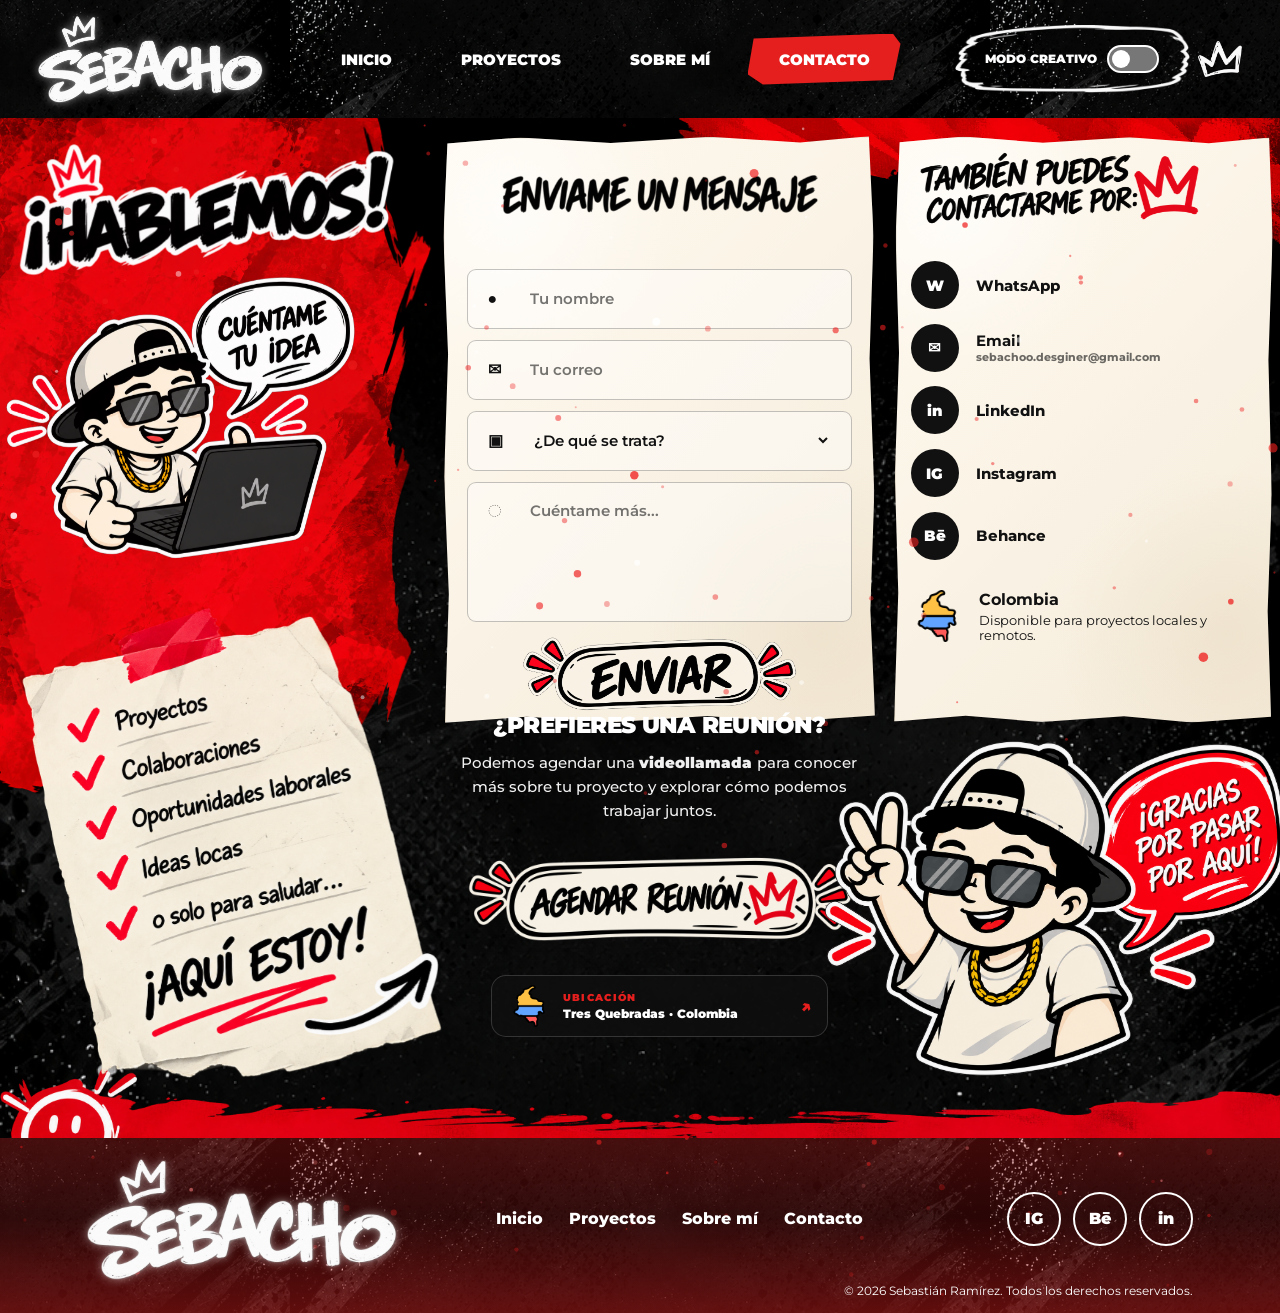
<file: contacto.html>
<!DOCTYPE html>
<html lang="es">

<head>

    <meta charset="UTF-8">

    <meta
        name="viewport"
        content="width=device-width, initial-scale=1.0"
    >

    <meta
        name="description"
        content="Contacto | Sebacho Portafolio"
    >

    <title>Contacto | Sebacho</title>

    <link
        rel="icon"
        type="image/png"
        href="./img/web.png"
    >

    <link
        rel="preconnect"
        href="https://fonts.googleapis.com"
    >

    <link
        rel="preconnect"
        href="https://fonts.gstatic.com"
        crossorigin
    >

    <link
        href="https://fonts.googleapis.com/css2?family=Montserrat:wght@400;500;600;700;800;900&display=swap"
        rel="stylesheet"
    >

    <link
        rel="stylesheet"
        href="css/style.css"
    >

    <link
        rel="stylesheet"
        href="css/contacto.css"
    >

</head>


<body class="contact-page">


    <!-- =====================================================
         CURSOR
    ====================================================== -->

    <div
        class="custom-cursor"
        id="customCursor"
        aria-hidden="true"
    ></div>


    <!-- =====================================================
         PARTÍCULAS
    ====================================================== -->

    <canvas
        id="globalParticles"
        class="global-particles"
    ></canvas>


    <!-- =====================================================
         HEADER
    ====================================================== -->

    <header
        class="site-header header-visible"
        id="siteHeader"
    >

        <div class="header-background"></div>


        <div class="header-inner">


            <!-- LOGO -->

            <a
                href="index.html"
                class="brand hover-menu-effect magnetic-button"
                id="headerBrand"
                aria-label="Inicio"
            >

                <img
                    src="img/inicio/logo-sebacho.png"
                    alt="Sebacho Portafolio"
                    class="floating-logo"
                    draggable="false"
                >

            </a>


            <!-- NAVEGACIÓN -->

            <nav
                class="main-nav"
                id="mainNav"
            >

                <a
                    href="index.html"
                    class="nav-link magnetic-button"
                >
                    INICIO
                </a>

                <a
                    href="proyectos.html"
                    class="nav-link magnetic-button"
                >
                    PROYECTOS
                </a>

                <a
                    href="sobre-mi.html"
                    class="nav-link magnetic-button"
                >
                    SOBRE MÍ
                </a>

                <a
                    href="contacto.html"
                    class="nav-link active magnetic-button"
                >
                    CONTACTO
                </a>

            </nav>


            <!-- ACCIONES -->

            <div class="header-actions">

                <button
                    class="creative-mode hover-menu-effect magnetic-button"
                    id="creativeMode"
                    type="button"
                    aria-label="Activar modo creativo"
                    aria-pressed="false"
                >

                    <img
                        src="img/inicio/modo-creativo-marco.png"
                        alt=""
                        class="creative-mode-frame"
                        draggable="false"
                    >

                    <span class="creative-mode-label">
                        MODO CREATIVO
                    </span>

                    <span class="creative-switch">

                        <span class="creative-switch-dot"></span>

                    </span>

                </button>


                <img
                    src="img/inicio/corona.png"
                    alt=""
                    class="header-crown creative-extra-resource"
                    draggable="false"
                >

            </div>


            <!-- HAMBURGUESA -->

            <button
                class="mobile-menu-button"
                id="mobileMenuButton"
                type="button"
                aria-label="Abrir menú"
                aria-expanded="false"
            >

                <span></span>
                <span></span>
                <span></span>

            </button>

        </div>

    </header>



    <!-- =====================================================
         MAIN
    ====================================================== -->

    <main class="contact-main">


        <section
            class="contact-layout"
            id="contacto"
        >


            <!-- RECURSO SUPERIOR -->

            <div class="contact-menu-superior-layer">

                <img
                    src="img/contacto/menu-superior.png"
                    alt=""
                    class="contact-menu-superior creative-extra-resource"
                    draggable="false"
                >

            </div>



            <!-- =================================================
                 PARTE SUPERIOR
            ================================================== -->

            <div class="contact-top">


                <!-- IZQUIERDA -->

                <section class="contact-left">

                    <img
                        src="img/contacto/fondo-rojo.png"
                        alt=""
                        class="contact-red-background creative-extra-resource"
                        draggable="false"
                    >

                    <img
                        src="img/contacto/Titulo-hablemos.png"
                        alt="¡Hablemos!"
                        class="contact-hablemos contact-animate creative-title-resource"
                        draggable="false"
                    >

                </section>



                <!-- =================================================
                     CENTRO / FORMULARIO
                ================================================== -->

                <section class="contact-center">


                    <div
                        class="contact-beige-background contact-beige-background-center creative-paper"
                        aria-hidden="true"
                    ></div>


                    <div class="contact-center-content">


                        <img
                            src="img/contacto/titulo-mensaje.png"
                            alt="Envíame un mensaje"
                            class="contact-message-title contact-animate creative-title-resource"
                            draggable="false"
                        >


                        <form
                            class="contact-form"
                            id="contactForm"
                        >


                            <!-- NOMBRE -->

                            <label class="contact-field">

                                <span class="field-icon">
                                    ●
                                </span>

                                <input
                                    type="text"
                                    id="contactName"
                                    name="nombre"
                                    placeholder="Tu nombre"
                                    autocomplete="name"
                                    required
                                >

                            </label>


                            <!-- EMAIL -->

                            <label class="contact-field">

                                <span class="field-icon">
                                    ✉
                                </span>

                                <input
                                    type="email"
                                    id="contactEmail"
                                    name="correo"
                                    placeholder="Tu correo"
                                    autocomplete="email"
                                    required
                                >

                            </label>


                            <!-- PROYECTO -->

                            <label class="contact-field">

                                <span class="field-icon">
                                    ▣
                                </span>

                                <select
                                    id="contactProject"
                                    name="proyecto"
                                    required
                                >

                                    <option
                                        value=""
                                        selected
                                        disabled
                                    >
                                        ¿De qué se trata?
                                    </option>

                                    <option value="branding">
                                        Branding
                                    </option>

                                    <option value="diseno">
                                        Diseño gráfico
                                    </option>

                                    <option value="web">
                                        Diseño web
                                    </option>

                                    <option value="audiovisual">
                                        Audiovisual
                                    </option>

                                    <option value="3d">
                                        Diseño 3D
                                    </option>

                                    <option value="ilustracion">
                                        Ilustración
                                    </option>

                                    <option value="colaboracion">
                                        Colaboración
                                    </option>

                                    <option value="otro">
                                        Otro
                                    </option>

                                </select>

                            </label>


                            <!-- MENSAJE -->

                            <label
                                class="contact-field contact-field-message"
                            >

                                <span class="field-icon">
                                    ◌
                                </span>

                                <textarea
                                    id="contactMessage"
                                    name="mensaje"
                                    placeholder="Cuéntame más..."
                                    required
                                ></textarea>

                            </label>


                            <!-- ENVIAR -->

                            <button
                                type="submit"
                                class="contact-send-button magnetic-button creative-button"
                                id="contactSubmitButton"
                            >

                                <img
                                    src="img/contacto/boton-enviar.png"
                                    alt="Enviar"
                                    draggable="false"
                                >

                            </button>

                        </form>

                    </div>

                </section>



                <!-- =================================================
                     DERECHA
                ================================================== -->

                <aside class="contact-right">


                    <div
                        class="contact-beige-background contact-beige-background-right creative-paper"
                        aria-hidden="true"
                    ></div>


                    <div class="contact-right-content">


                        <img
                            src="img/contacto/titulo-contactame-por.png"
                            alt="También puedes contactarme por"
                            class="contact-info-title contact-animate creative-title-resource"
                            draggable="false"
                        >


                        <div class="contact-methods">


                            <a
                                href="https://wa.me/573243622158"
                                target="_blank"
                                rel="noopener noreferrer"
                                class="contact-method magnetic-button"
                            >

                                <span class="method-icon">
                                    W
                                </span>

                                <span>
                                    WhatsApp
                                </span>

                            </a>


                            <a
                                href="mailto:sebachoo.desginer@gmail.com?subject=Contacto%20desde%20tu%20portafolio"
                                class="contact-method magnetic-button"
                            >

                                <span class="method-icon">
                                    ✉
                                </span>

                                <span class="contact-method-text">

                                    <strong>
                                        Email
                                    </strong>

                                    <small>
                                        sebachoo.desginer@gmail.com
                                    </small>

                                </span>

                            </a>


                            <a
                                href="https://www.linkedin.com/in/ssebachoo-designer-447608274/"
                                target="_blank"
                                rel="noopener noreferrer"
                                class="contact-method magnetic-button"
                            >

                                <span class="method-icon">
                                    in
                                </span>

                                <span>
                                    LinkedIn
                                </span>

                            </a>


                            <a
                                href="https://www.instagram.com/sebbacho/"
                                target="_blank"
                                rel="noopener noreferrer"
                                class="contact-method magnetic-button"
                            >

                                <span class="method-icon">
                                    IG
                                </span>

                                <span>
                                    Instagram
                                </span>

                            </a>


                            <a
                                href="https://www.behance.net/skullrex00r"
                                target="_blank"
                                rel="noopener noreferrer"
                                class="contact-method magnetic-button"
                            >

                                <span class="method-icon">
                                    Bē
                                </span>

                                <span>
                                    Behance
                                </span>

                            </a>

                        </div>


                        <div class="contact-location">

                            <img
                                src="img/contacto/logo-colombia.png"
                                alt="Colombia"
                                class="location-colombia-logo creative-extra-resource"
                                draggable="false"
                            >

                            <div>

                                <strong>
                                    Colombia
                                </strong>

                                <p>
                                    Disponible para proyectos locales y remotos.
                                </p>

                            </div>

                        </div>

                    </div>

                </aside>

            </div>



            <!-- =================================================
                 PARTE INFERIOR
            ================================================== -->

            <div class="contact-bottom">


                <section class="contact-empty-area"></section>


                <!-- REUNIÓN -->

                <section class="contact-meeting">

                    <div class="meeting-content">

                        <h2 class="meeting-title creative-text">
                            ¿PREFIERES UNA REUNIÓN?
                        </h2>

                        <p class="meeting-description">

                            Podemos agendar una

                            <strong>
                                videollamada
                            </strong>

                            para conocer más sobre tu proyecto y explorar cómo podemos trabajar juntos.

                        </p>


                        <button
                            type="button"
                            class="meeting-button magnetic-button creative-button"
                            id="openCalendarModal"
                            aria-label="Agendar una reunión"
                        >

                            <img
                                src="img/contacto/boton-agendar-cita.png"
                                alt="Agendar reunión"
                                draggable="false"
                            >

                        </button>


                        <button
                            type="button"
                            class="meeting-location magnetic-button creative-button"
                            id="openLocationModal"
                            aria-label="Ver ubicación"
                        >

                            <img
                                src="img/contacto/logo-colombia.png"
                                alt=""
                                class="meeting-location-icon"
                                draggable="false"
                            >


                            <span class="meeting-location-text">

                                <span class="meeting-location-label">
                                    UBICACIÓN
                                </span>

                                <strong>
                                    Tres Quebradas · Colombia
                                </strong>

                            </span>


                            <span class="meeting-location-arrow">
                                ↗
                            </span>

                        </button>

                    </div>

                </section>



                <!-- PERSONAJE GRACIAS -->

                <section class="contact-thanks">

                    <img
                        src="img/contacto/personaje-gracias.png"
                        alt="Gracias por pasar por aquí"
                        class="thanks-character creative-character-thanks"
                        draggable="false"
                    >

                </section>

            </div>



            <!-- =================================================
                 RECURSOS FOOTER
            ================================================== -->

            <div class="contact-footer-assets">

                <img
                    src="img/contacto/footer-izquierda.png"
                    alt=""
                    class="contact-footer-left creative-footer-resource"
                    draggable="false"
                >

                <img
                    src="img/contacto/footer-derecha.png"
                    alt=""
                    class="contact-footer-right creative-footer-resource"
                    draggable="false"
                >

            </div>



            <!-- =================================================
                 LISTA
                 SE CONSERVA COMO ESTABA
            ================================================== -->

            <div class="contact-list-layer">

                <img
                    src="img/contacto/lista-aqui-estoy.png"
                    alt="Aquí estoy"
                    class="contact-list contact-animate creative-list"
                    draggable="false"
                >

            </div>



            <!-- =================================================
                 PERSONAJE PRINCIPAL
                 SE CONSERVA COMO ESTABA
            ================================================== -->

            <div class="contact-character-layer">

                <img
                    src="img/contacto/personaje-cuentame-tu-idea.png"
                    alt="Cuéntame tu idea"
                    class="contact-character contact-animate creative-character-main"
                    draggable="false"
                >

            </div>

        </section>

    </main>



    <!-- =====================================================
         FOOTER
    ====================================================== -->

    <footer class="footer">


        <canvas
            id="footerFire"
            class="footer-fire"
        ></canvas>


        <div class="footer-red-glow"></div>


        <div class="footer-inner">


            <a
                href="index.html"
                class="footer-logo magnetic-button"
            >

                <img
                    src="img/inicio/logo-sebacho.png"
                    alt="Sebacho"
                    class="floating-logo footer-floating-logo"
                    draggable="false"
                >

            </a>


            <nav class="footer-nav">

                <a href="index.html">
                    Inicio
                </a>

                <a href="proyectos.html">
                    Proyectos
                </a>

                <a href="sobre-mi.html">
                    Sobre mí
                </a>

                <a href="contacto.html">
                    Contacto
                </a>

            </nav>


            <div class="footer-socials">

                <a
                    href="https://www.instagram.com/sebbacho/"
                    target="_blank"
                    rel="noopener noreferrer"
                >
                    IG
                </a>

                <a
                    href="https://www.behance.net/skullrex00reli"
                    target="_blank"
                    rel="noopener noreferrer"
                >
                    Bē
                </a>

                <a
                    href="https://www.linkedin.com/in/ssebachoo-designer-447608274/"
                    target="_blank"
                    rel="noopener noreferrer"
                >
                    in
                </a>

            </div>

        </div>


        <p class="footer-copy">

            ©
            <span id="currentYear"></span>
            Sebastián Ramírez. Todos los derechos reservados.

        </p>

    </footer>



    <!-- =====================================================
         TOAST
    ====================================================== -->

    <div
        class="contact-toast"
        id="contactToast"
        role="status"
        aria-live="polite"
        aria-atomic="true"
    >

        <div class="contact-toast-icon">

            <span class="toast-loader"></span>

        </div>


        <div class="contact-toast-content">

            <span
                class="contact-toast-kicker"
                id="contactToastKicker"
            >
                SEBACHO
            </span>

            <strong
                class="contact-toast-message"
                id="contactToastMessage"
            >
                ENVIANDO MENSAJE...
            </strong>

        </div>


        <button
            type="button"
            class="contact-toast-close"
            id="contactToastClose"
            aria-label="Cerrar"
        >
            ×
        </button>

    </div>



    <!-- =====================================================
         MODAL CALENDARIO
    ====================================================== -->

    <div
        class="seb-modal"
        id="calendarModal"
        aria-hidden="true"
    >

        <div
            class="seb-modal-backdrop"
            data-close-calendar
        ></div>


        <section
            class="seb-modal-window seb-calendar-window"
            role="dialog"
            aria-modal="true"
            aria-labelledby="calendarModalTitle"
        >


            <header class="seb-modal-header">

                <div>

                    <span class="seb-modal-mini">
                        SEBACHO
                    </span>

                    <h2 id="calendarModalTitle">
                        AGENDEMOS UNA REUNIÓN
                    </h2>

                    <p>
                        Escoge el día y la hora que mejor te funcionen.
                    </p>

                </div>


                <button
                    type="button"
                    class="seb-modal-close"
                    id="closeCalendarModal"
                    aria-label="Cerrar calendario"
                >
                    ×
                </button>

            </header>


            <div
                class="seb-embed-container"
                id="calendarContainer"
            >

                <div class="seb-embed-loader">

                    <span></span>

                    <strong>
                        CARGANDO CALENDARIO...
                    </strong>

                </div>

            </div>


            <div class="seb-modal-bottom">

                <span>
                    Reserva administrada mediante Google Calendar
                </span>

                <a
                    href="https://calendar.app.google/RkL6dtPsdtdWEwFr6"
                    target="_blank"
                    rel="noopener noreferrer"
                    class="modal-external-button"
                >
                    ABRIR EN GOOGLE ↗
                </a>

            </div>

        </section>

    </div>



    <!-- =====================================================
         MODAL UBICACIÓN
    ====================================================== -->

    <div
        class="seb-modal"
        id="locationModal"
        aria-hidden="true"
    >

        <div
            class="seb-modal-backdrop"
            data-close-location
        ></div>


        <section
            class="seb-modal-window seb-location-window"
            role="dialog"
            aria-modal="true"
            aria-labelledby="locationModalTitle"
        >


            <header class="seb-modal-header">

                <div>

                    <span class="seb-modal-mini">
                        UBICACIÓN
                    </span>

                    <h2 id="locationModalTitle">
                        TRES QUEBRADAS
                    </h2>

                    <p>
                        Colombia
                    </p>

                </div>


                <button
                    type="button"
                    class="seb-modal-close"
                    id="closeLocationModal"
                    aria-label="Cerrar ubicación"
                >
                    ×
                </button>

            </header>


            <div
                class="seb-embed-container seb-map-container"
                id="mapContainer"
            >

                <div class="seb-embed-loader">

                    <span></span>

                    <strong>
                        CARGANDO UBICACIÓN...
                    </strong>

                </div>

            </div>

        </section>

    </div>



    <!-- =====================================================
         VOLVER ARRIBA
    ====================================================== -->

    <button
        class="back-to-top magnetic-button"
        id="backToTop"
        type="button"
        aria-label="Volver arriba"
    >
        ↑
    </button>



    <!-- =====================================================
         JS
    ====================================================== -->

    <script src="js/main.js"></script>
    <script src="js/contacto.js"></script>

</body>

</html>
</file>
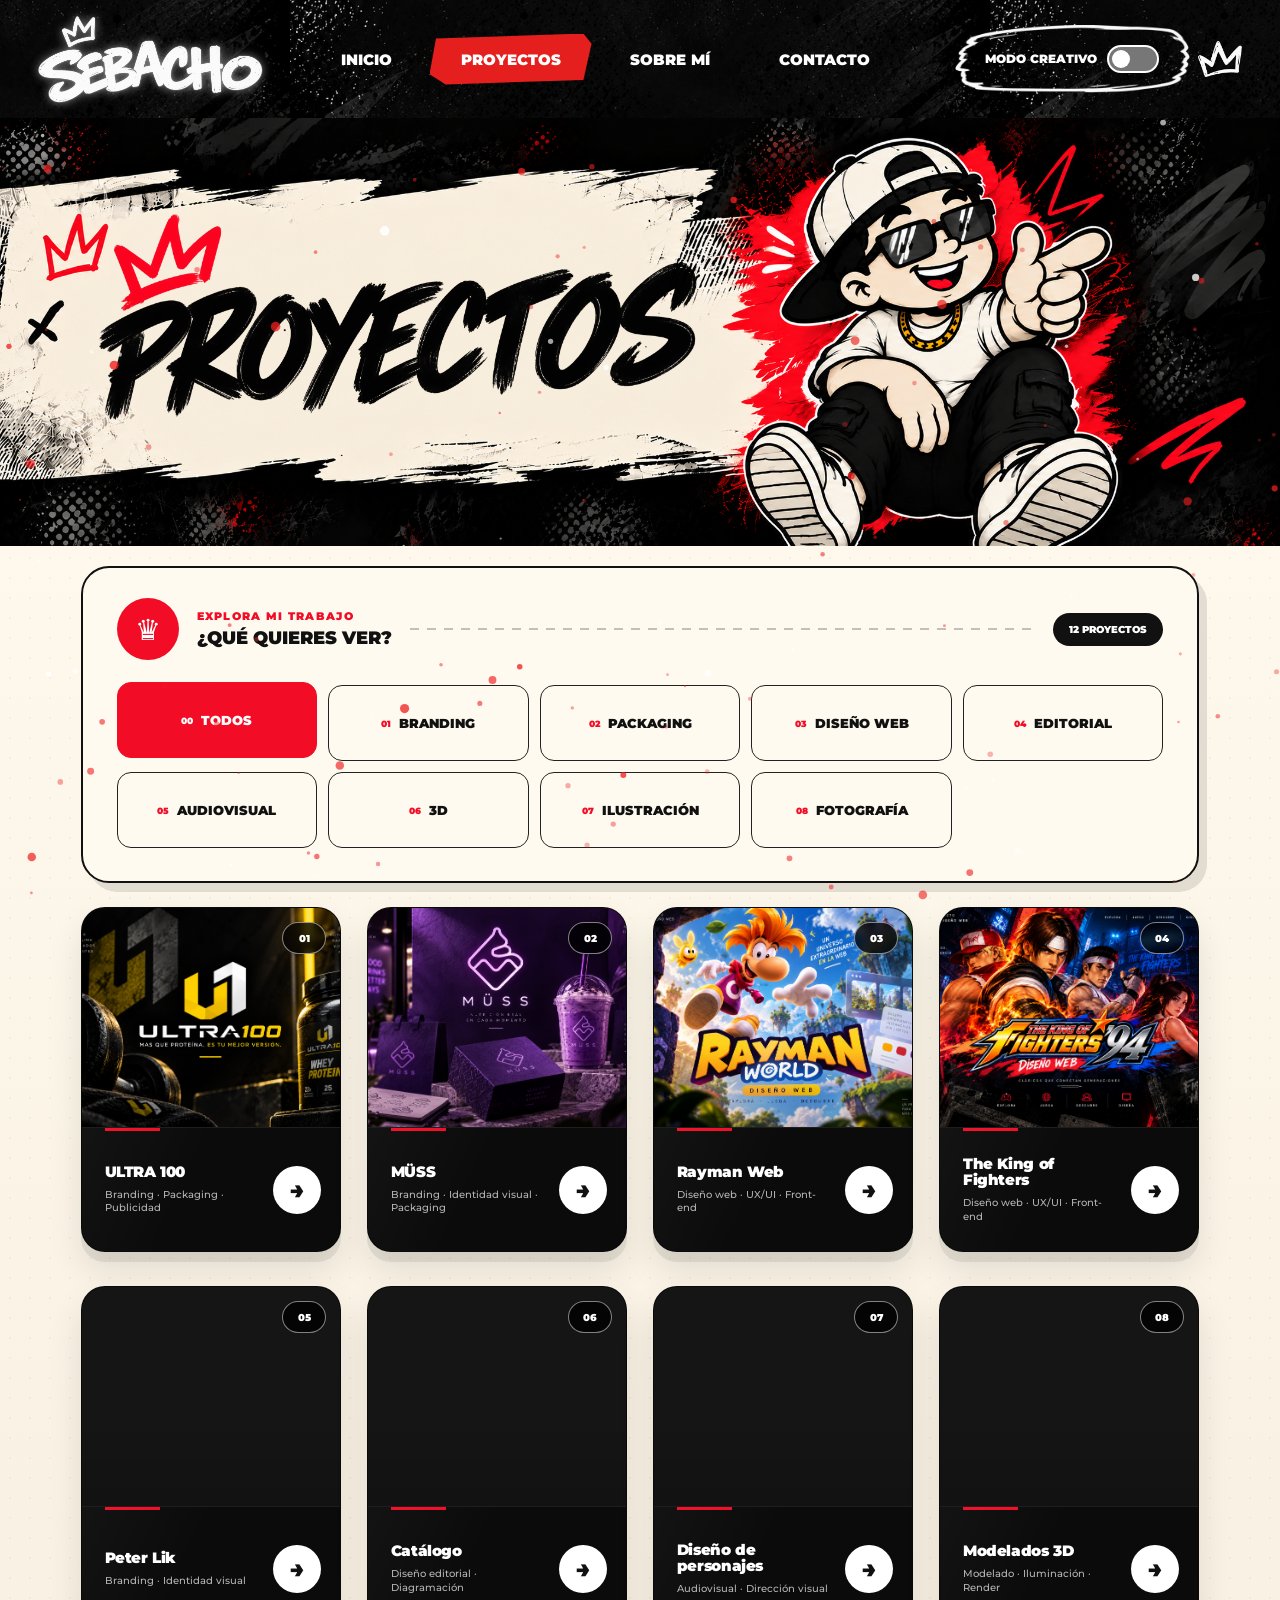
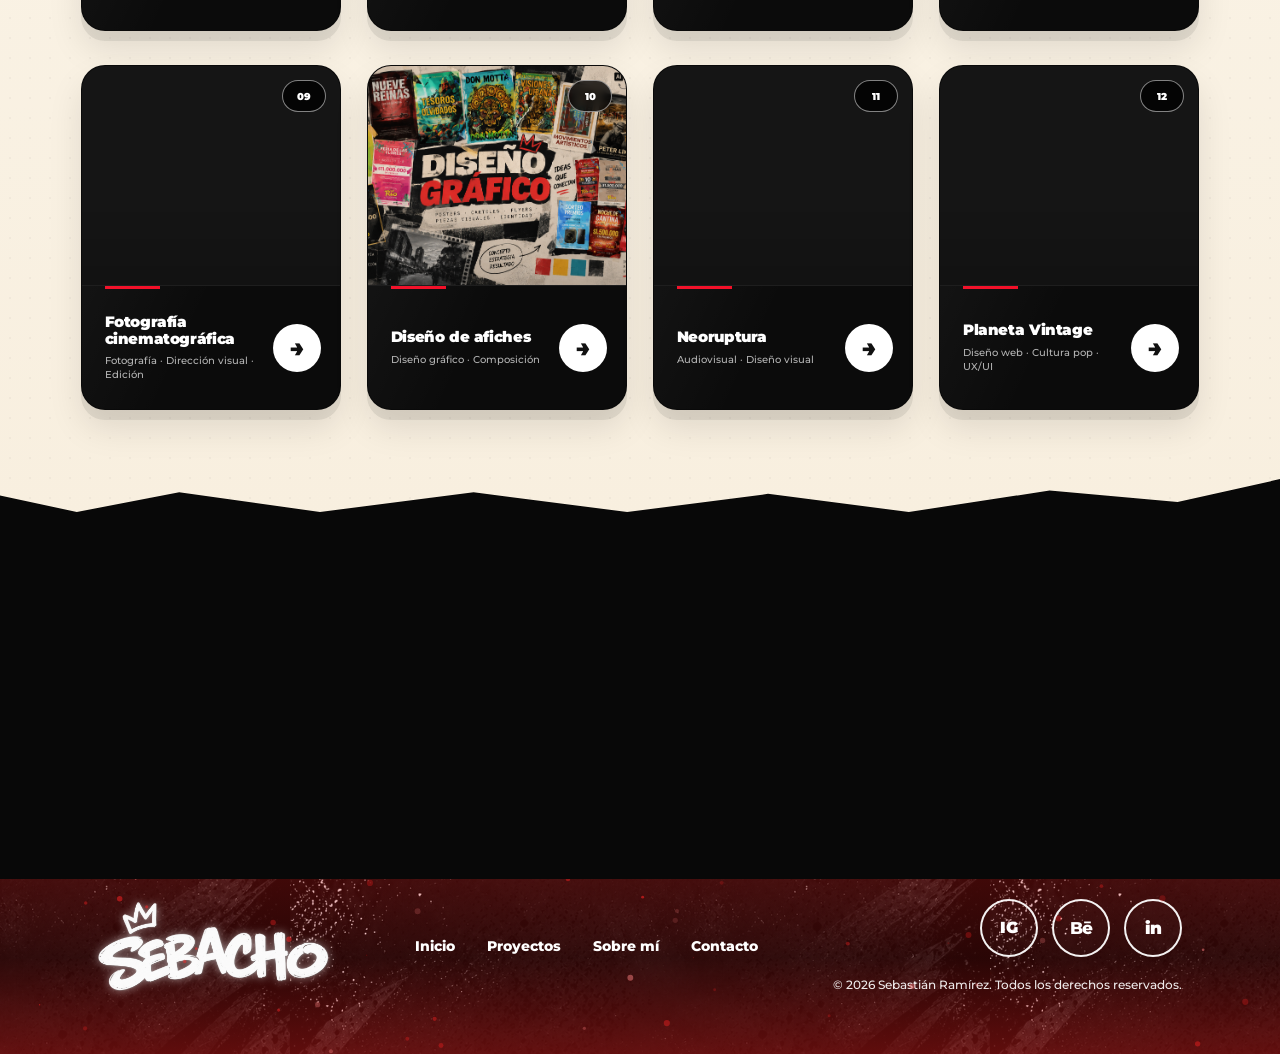
<file: proyectos.html>
<!DOCTYPE html>
<html lang="es">

<head>
    <meta charset="UTF-8">

    <meta
        name="viewport"
        content="width=device-width, initial-scale=1.0"
    >

    <meta
        name="description"
        content="Proyectos de diseño gráfico, branding, diseño web, fotografía, 3D e ilustración de Sebastián Ramírez."
    >

    <title>Proyectos | Sebacho</title>

    <link
        rel="icon"
        type="image/png"
        href="./img/web.png"
    >

    <link
        rel="preconnect"
        href="https://fonts.googleapis.com"
    >

    <link
        rel="preconnect"
        href="https://fonts.gstatic.com"
        crossorigin
    >

    <link
        href="https://fonts.googleapis.com/css2?family=Montserrat:wght@400;500;600;700;800;900&display=swap"
        rel="stylesheet"
    >

    <link
        rel="stylesheet"
        href="css/style.css"
    >

    <link
        rel="stylesheet"
        href="css/proyectos.css"
    >
</head>


<body class="projects-page">

    <!-- =====================================================
         CURSOR / PARTÍCULAS
    ====================================================== -->

    <div
        class="custom-cursor"
        id="customCursor"
        aria-hidden="true"
    ></div>

    <canvas
        id="globalParticles"
        class="global-particles"
    ></canvas>


    <!-- =====================================================
         HEADER
    ====================================================== -->

    <header
        class="site-header header-visible"
        id="siteHeader"
    >

        <div class="header-background"></div>

        <div class="header-inner">

            <a
                href="index.html"
                class="brand hover-menu-effect magnetic-button"
                id="headerBrand"
                aria-label="Inicio"
            >

                <img
                    src="img/inicio/logo-sebacho.png"
                    alt="Sebacho Portafolio"
                    class="floating-logo"
                    draggable="false"
                >

            </a>


            <nav
                class="main-nav"
                id="mainNav"
            >

                <a
                    href="index.html"
                    class="nav-link magnetic-button"
                >
                    INICIO
                </a>

                <a
                    href="proyectos.html"
                    class="nav-link active magnetic-button"
                >
                    PROYECTOS
                </a>

                <a
                    href="sobre-mi.html"
                    class="nav-link magnetic-button"
                >
                    SOBRE MÍ
                </a>

                <a
                    href="contacto.html"
                    class="nav-link magnetic-button"
                >
                    CONTACTO
                </a>

            </nav>


            <div class="header-actions">

                <button
                    class="creative-mode hover-menu-effect magnetic-button"
                    id="creativeMode"
                    type="button"
                    aria-label="Activar modo creativo"
                    aria-pressed="false"
                >

                    <img
                        src="img/inicio/modo-creativo-marco.png"
                        alt=""
                        class="creative-mode-frame"
                        draggable="false"
                    >

                    <span class="creative-mode-label">
                        MODO CREATIVO
                    </span>

                    <span class="creative-switch">
                        <span class="creative-switch-dot"></span>
                    </span>

                </button>


                <img
                    src="img/inicio/corona.png"
                    alt=""
                    class="header-crown creative-extra-resource"
                    draggable="false"
                >

            </div>


            <button
                class="mobile-menu-button"
                id="mobileMenuButton"
                type="button"
                aria-label="Abrir menú"
                aria-expanded="false"
            >

                <span></span>
                <span></span>
                <span></span>

            </button>

        </div>

    </header>


    <!-- =====================================================
         CONTENIDO
    ====================================================== -->

    <main class="projects-main">


        <!-- =================================================
             HERO
        ================================================== -->

        <section
            class="projects-hero projects-reveal"
            id="proyectos"
        >

            <img
                src="img/Proyectos/banner.png"
                alt="Proyectos de Sebacho"
                class="projects-hero-image"
                draggable="false"
                decoding="async"
                fetchpriority="high"
            >


            <div class="projects-hero-title-wrap">

                <img
                    src="img/Proyectos/titulo-proyectos.png"
                    alt="Proyectos"
                    class="projects-hero-title"
                    draggable="false"
                    decoding="async"
                >

            </div>

        </section>


        <!-- =================================================
             GALERÍA
        ================================================== -->

        <section class="projects-gallery-section">

            <div class="projects-gallery-inner">


                <!-- =========================================
                     ZONA DE FILTRACIÓN
                ========================================== -->

                <section
                    class="filter-zone projects-reveal"
                    aria-label="Filtros de proyectos"
                >

                    <span
                        class="filter-decoration filter-decoration-left"
                        aria-hidden="true"
                    ></span>

                    <span
                        class="filter-decoration filter-decoration-right"
                        aria-hidden="true"
                    ></span>


                    <div class="filter-zone-header">

                        <div class="filter-zone-icon">
                            <span>♛</span>
                        </div>


                        <div class="filter-zone-copy">

                            <span class="filter-zone-eyebrow">
                                EXPLORA MI TRABAJO
                            </span>

                            <strong>
                                ¿QUÉ QUIERES VER?
                            </strong>

                        </div>


                        <div class="filter-zone-line"></div>


                        <span class="filter-zone-number">
                            12 PROYECTOS
                        </span>

                    </div>


                    <!-- =====================================
                         SELECTOR RESPONSIVE
                    ====================================== -->

                    <button
                        class="mobile-filter-toggle"
                        id="mobileFilterToggle"
                        type="button"
                        aria-expanded="false"
                        aria-controls="projectFilters"
                    >

                        <span class="mobile-filter-selected">

                            <span
                                class="mobile-filter-number"
                                id="mobileFilterNumber"
                            >
                                00
                            </span>

                            <span
                                class="mobile-filter-current"
                                id="mobileFilterCurrent"
                            >
                                TODOS
                            </span>

                        </span>


                        <span class="mobile-filter-action">

                            <span class="mobile-filter-label">
                                FILTRAR
                            </span>

                            <span
                                class="mobile-filter-arrow"
                                aria-hidden="true"
                            >
                                ↓
                            </span>

                        </span>

                    </button>


                    <!-- =====================================
                         FILTROS
                    ====================================== -->

                    <div
                        class="project-filters"
                        id="projectFilters"
                        role="group"
                        aria-label="Filtrar proyectos por categoría"
                    >

                        <button class="project-filter active" type="button" data-filter="all">
                            <span class="filter-index">00</span>
                            <span class="filter-name">TODOS</span>
                        </button>

                        <button class="project-filter" type="button" data-filter="branding">
                            <span class="filter-index">01</span>
                            <span class="filter-name">BRANDING</span>
                        </button>

                        <button class="project-filter" type="button" data-filter="packaging">
                            <span class="filter-index">02</span>
                            <span class="filter-name">PACKAGING</span>
                        </button>

                        <button class="project-filter" type="button" data-filter="web">
                            <span class="filter-index">03</span>
                            <span class="filter-name">DISEÑO WEB</span>
                        </button>

                        <button class="project-filter" type="button" data-filter="editorial">
                            <span class="filter-index">04</span>
                            <span class="filter-name">EDITORIAL</span>
                        </button>

                        <button class="project-filter" type="button" data-filter="audiovisual">
                            <span class="filter-index">05</span>
                            <span class="filter-name">AUDIOVISUAL</span>
                        </button>

                        <button class="project-filter" type="button" data-filter="3d">
                            <span class="filter-index">06</span>
                            <span class="filter-name">3D</span>
                        </button>

                        <button class="project-filter" type="button" data-filter="ilustracion">
                            <span class="filter-index">07</span>
                            <span class="filter-name">ILUSTRACIÓN</span>
                        </button>

                        <button class="project-filter" type="button" data-filter="fotografia">
                            <span class="filter-index">08</span>
                            <span class="filter-name">FOTOGRAFÍA</span>
                        </button>

                    </div>

                </section>


                <!-- =========================================
                     GRID
                ========================================== -->

                <div
                    class="projects-grid"
                    id="projectsGrid"
                >


                    <!-- 01 ULTRA 100 -->

                    <article
                        class="project-card projects-reveal"
                        data-category="branding packaging"
                    >

                        <a
                            href="proyecto.html?id=ultra-100"
                            class="project-card-link"
                        >

                            <div class="project-image-wrapper">

                                <img
                                    src="img/Proyectos/ultra-100-portada.png"
                                    alt="Ultra 100"
                                    class="project-image"
                                    draggable="false"
                                    decoding="async"
                                >

                                <span class="project-number">
                                    01
                                </span>

                            </div>


                            <div class="project-card-info">

                                <div class="project-card-copy">

                                    <h2>
                                        ULTRA 100
                                    </h2>

                                    <p>
                                        Branding · Packaging · Publicidad
                                    </p>

                                </div>

                                <span class="project-arrow">
                                    →
                                </span>

                            </div>

                        </a>

                    </article>


                    <!-- 02 MÜSS -->

                    <article
                        class="project-card projects-reveal"
                        data-category="branding packaging"
                    >

                        <a
                            href="proyecto.html?id=muss"
                            class="project-card-link"
                        >

                            <div class="project-image-wrapper">

                                <img
                                    src="img/Proyectos/Muss-portada.png"
                                    alt="MÜSS"
                                    class="project-image"
                                    draggable="false"
                                    decoding="async"
                                >

                                <span class="project-number">
                                    02
                                </span>

                            </div>


                            <div class="project-card-info">

                                <div class="project-card-copy">

                                    <h2>
                                        MÜSS
                                    </h2>

                                    <p>
                                        Branding · Identidad visual · Packaging
                                    </p>

                                </div>

                                <span class="project-arrow">
                                    →
                                </span>

                            </div>

                        </a>

                    </article>


                    <!-- 03 RAYMAN -->

                    <article
                        class="project-card projects-reveal"
                        data-category="web"
                    >

                        <a
                            href="proyecto.html?id=rayman"
                            class="project-card-link"
                        >

                            <div class="project-image-wrapper">

                                <img
                                    src="img/Proyectos/Rayman-portada.png"
                                    alt="Rayman Web"
                                    class="project-image"
                                    draggable="false"
                                    decoding="async"
                                >

                                <span class="project-number">
                                    03
                                </span>

                            </div>


                            <div class="project-card-info">

                                <div class="project-card-copy">

                                    <h2>
                                        Rayman Web
                                    </h2>

                                    <p>
                                        Diseño web · UX/UI · Front-end
                                    </p>

                                </div>

                                <span class="project-arrow">
                                    →
                                </span>

                            </div>

                        </a>

                    </article>


                    <!-- 04 THE KING OF FIGHTERS -->

                    <article
                        class="project-card projects-reveal"
                        data-category="web"
                    >

                        <a
                            href="proyecto.html?id=tkof"
                            class="project-card-link"
                        >

                            <div class="project-image-wrapper">

                                <img
                                    src="img/Proyectos/TKOF-portada.png"
                                    alt="The King of Fighters"
                                    class="project-image"
                                    draggable="false"
                                    decoding="async"
                                >

                                <span class="project-number">
                                    04
                                </span>

                            </div>


                            <div class="project-card-info">

                                <div class="project-card-copy">

                                    <h2>
                                        The King of Fighters
                                    </h2>

                                    <p>
                                        Diseño web · UX/UI · Front-end
                                    </p>

                                </div>

                                <span class="project-arrow">
                                    →
                                </span>

                            </div>

                        </a>

                    </article>


                    <!-- 05 PETER LIK -->

                    <article
                        class="project-card projects-reveal"
                        data-category="branding"
                    >

                        <a
                            href="proyecto.html?id=peter-lik"
                            class="project-card-link"
                        >

                            <div class="project-image-wrapper">

                                <img
                                    src="img/Proyectos/Peter-portada.png"
                                    alt="Peter Lik"
                                    class="project-image"
                                    draggable="false"
                                    loading="lazy"
                                    decoding="async"
                                >

                                <span class="project-number">
                                    05
                                </span>

                            </div>


                            <div class="project-card-info">

                                <div class="project-card-copy">

                                    <h2>
                                        Peter Lik
                                    </h2>

                                    <p>
                                        Branding · Identidad visual
                                    </p>

                                </div>

                                <span class="project-arrow">
                                    →
                                </span>

                            </div>

                        </a>

                    </article>


                    <!-- 06 CATÁLOGO -->

                    <article
                        class="project-card projects-reveal"
                        data-category="editorial"
                    >

                        <a
                            href="proyecto.html?id=catalogo"
                            class="project-card-link"
                        >

                            <div class="project-image-wrapper">

                                <img
                                    src="img/Proyectos/Catalogo-portada.png"
                                    alt="Catálogo"
                                    class="project-image"
                                    draggable="false"
                                    loading="lazy"
                                    decoding="async"
                                >

                                <span class="project-number">
                                    06
                                </span>

                            </div>


                            <div class="project-card-info">

                                <div class="project-card-copy">

                                    <h2>
                                        Catálogo
                                    </h2>

                                    <p>
                                        Diseño editorial · Diagramación
                                    </p>

                                </div>

                                <span class="project-arrow">
                                    →
                                </span>

                            </div>

                        </a>

                    </article>


                    <!-- 07 CINEMATOGRAFÍA -->

                    <article
                        class="project-card projects-reveal"
                        data-category="audiovisual"
                    >

                        <a
                            href="proyecto.html?id=cinematografia"
                            class="project-card-link"
                        >

                            <div class="project-image-wrapper">

                                <img
                                    src="img/Proyectos/Cinematografia-portada.png"
                                    alt="Cinematografía"
                                    class="project-image"
                                    draggable="false"
                                    loading="lazy"
                                    decoding="async"
                                >

                                <span class="project-number">
                                    07
                                </span>

                            </div>


                            <div class="project-card-info">

                                <div class="project-card-copy">

                                    <h2>
                                        Diseño de personajes
                                    </h2>

                                    <p>
                                        Audiovisual · Dirección visual
                                    </p>

                                </div>

                                <span class="project-arrow">
                                    →
                                </span>

                            </div>

                        </a>

                    </article>


                    <!-- 08 MODELADOS -->

                    <article
                        class="project-card projects-reveal"
                        data-category="3d"
                    >

                        <a
                            href="proyecto.html?id=modelados"
                            class="project-card-link"
                        >

                            <div class="project-image-wrapper">

                                <img
                                    src="img/Proyectos/Modelados-portada.png"
                                    alt="Modelados 3D"
                                    class="project-image"
                                    draggable="false"
                                    loading="lazy"
                                    decoding="async"
                                >

                                <span class="project-number">
                                    08
                                </span>

                            </div>


                            <div class="project-card-info">

                                <div class="project-card-copy">

                                    <h2>
                                        Modelados 3D
                                    </h2>

                                    <p>
                                        Modelado · Iluminación · Render
                                    </p>

                                </div>

                                <span class="project-arrow">
                                    →
                                </span>

                            </div>

                        </a>

                    </article>


                    <!-- 09 FOTOGRAFÍA -->

                    <article
                        class="project-card projects-reveal"
                        data-category="fotografia"
                    >

                        <a
                            href="proyecto.html?id=fotografia"
                            class="project-card-link"
                        >

                            <div class="project-image-wrapper">

                                <img
                                    src="img/Proyectos/Fotografia-portada.png"
                                    alt="Fotografía cinematográfica"
                                    class="project-image"
                                    draggable="false"
                                    loading="lazy"
                                    decoding="async"
                                >

                                <span class="project-number">
                                    09
                                </span>

                            </div>


                            <div class="project-card-info">

                                <div class="project-card-copy">

                                    <h2>
                                        Fotografía cinematográfica
                                    </h2>

                                    <p>
                                        Fotografía · Dirección visual · Edición
                                    </p>

                                </div>

                                <span class="project-arrow">
                                    →
                                </span>

                            </div>

                        </a>

                    </article>


                    <!-- 10 AFICHES -->

                    <article
                        class="project-card projects-reveal"
                        data-category="ilustracion editorial"
                    >

                        <a
                            href="proyecto.html?id=afiches"
                            class="project-card-link"
                        >

                            <div class="project-image-wrapper">

                                <img
                                    src="img/Proyectos/Afiches-portada.png"
                                    alt="Diseño de afiches"
                                    class="project-image"
                                    draggable="false"
                                    loading="lazy"
                                    decoding="async"
                                >

                                <span class="project-number">
                                    10
                                </span>

                            </div>


                            <div class="project-card-info">

                                <div class="project-card-copy">

                                    <h2>
                                        Diseño de afiches
                                    </h2>

                                    <p>
                                        Diseño gráfico · Composición
                                    </p>

                                </div>

                                <span class="project-arrow">
                                    →
                                </span>

                            </div>

                        </a>

                    </article>


                    <!-- 11 NEORUPTURA -->

                    <article
                        class="project-card projects-reveal"
                        data-category="audiovisual"
                    >

                        <a
                            href="proyecto.html?id=neoruptura"
                            class="project-card-link"
                        >

                            <div class="project-image-wrapper">

                                <img
                                    src="img/Proyectos/Neoruptura-portada.png"
                                    alt="Neoruptura"
                                    class="project-image"
                                    draggable="false"
                                    loading="lazy"
                                    decoding="async"
                                >

                                <span class="project-number">
                                    11
                                </span>

                            </div>


                            <div class="project-card-info">

                                <div class="project-card-copy">

                                    <h2>
                                        Neoruptura
                                    </h2>

                                    <p>
                                        Audiovisual · Diseño visual
                                    </p>

                                </div>

                                <span class="project-arrow">
                                    →
                                </span>

                            </div>

                        </a>

                    </article>


                    <!-- 12 PLANETA VINTAGE -->

                    <article
                        class="project-card projects-reveal"
                        data-category="web"
                    >

                        <a
                            href="proyecto.html?id=planeta-vintage"
                            class="project-card-link"
                        >

                            <div class="project-image-wrapper">

                                <img
                                    src="img/Proyectos/Planeta-vintage-portada.png"
                                    alt="Planeta Vintage"
                                    class="project-image"
                                    draggable="false"
                                    loading="lazy"
                                    decoding="async"
                                >

                                <span class="project-number">
                                    12
                                </span>

                            </div>


                            <div class="project-card-info">

                                <div class="project-card-copy">

                                    <h2>
                                        Planeta Vintage
                                    </h2>

                                    <p>
                                        Diseño web · Cultura pop · UX/UI
                                    </p>

                                </div>

                                <span class="project-arrow">
                                    →
                                </span>

                            </div>

                        </a>

                    </article>

                </div>

            </div>

        </section>


        <!-- =================================================
             BANNER FINAL
        ================================================== -->

        <section class="projects-final projects-reveal">

            <img
                src="img/Proyectos/banner-final.png"
                alt="Conoce mi portafolio"
                class="projects-final-image"
                draggable="false"
                loading="lazy"
                decoding="async"
            >


            <div class="projects-final-content">

                <a
                    href="https://www.behance.net/gallery/255990015/PORTAFOLIO_2026_SebachOo"
                    target="_blank"
                    rel="noopener noreferrer"
                    class="projects-show-all"
                >

                    <span class="show-all-copy">

                        <small>
                            DESCUBRE TODO MI TRABAJO
                        </small>

                        <strong>
                            CONOCE MI PORTAFOLIO
                        </strong>

                    </span>


                    <span class="show-all-arrow">
                        →
                    </span>

                </a>

            </div>

        </section>

    </main>


 <!-- =====================================================
     FOOTER
====================================================== -->

<footer class="footer projects-footer">

    <canvas
        id="footerFire"
        class="footer-fire"
    ></canvas>

    <div class="footer-red-glow"></div>


    <div class="footer-inner">

        <!-- LOGO -->
        <a
            href="index.html"
            class="footer-logo magnetic-button"
            aria-label="Ir al inicio"
        >

            <img
                src="img/inicio/logo-sebacho.png"
                alt="Sebacho"
                class="floating-logo footer-floating-logo"
                draggable="false"
                loading="lazy"
            >

        </a>


        <!-- NAVEGACIÓN -->
        <nav
            class="footer-nav"
            aria-label="Navegación del footer"
        >

            <a href="index.html">
                Inicio
            </a>

            <a href="proyectos.html">
                Proyectos
            </a>

            <a href="sobre-mi.html">
                Sobre mí
            </a>

            <a href="contacto.html">
                Contacto
            </a>

        </nav>


        <!-- LADO DERECHO -->
        <div class="projects-footer-right">

            <!-- REDES SOCIALES -->
            <div
                class="footer-socials projects-social-icons"
                aria-label="Redes sociales"
            >

                <!-- INSTAGRAM -->
                <a
                    href="https://www.instagram.com/sebbacho/"
                    target="_blank"
                    rel="noopener noreferrer"
                    aria-label="Instagram"
                    title="Instagram"
                >

                    <span class="footer-social-instagram">
                        IG
                    </span>

                </a>


                <!-- BEHANCE -->
                <a
                    href="https://www.behance.net/skullrex00reli"
                    target="_blank"
                    rel="noopener noreferrer"
                    aria-label="Behance"
                    title="Behance"
                >

                    <span class="footer-social-behance">
                        Bē
                    </span>

                </a>


                <!-- LINKEDIN -->
                <a
                    href="https://www.linkedin.com/in/ssebachoo-designer-447608274/"
                    target="_blank"
                    rel="noopener noreferrer"
                    aria-label="LinkedIn"
                    title="LinkedIn"
                >

                    <span class="footer-social-linkedin">
                        in
                    </span>

                </a>

            </div>


            <!-- COPYRIGHT -->
            <p class="footer-copy projects-footer-copy">
                © <span id="currentYear">2026</span> Sebastián Ramírez.
                Todos los derechos reservados.
            </p>

        </div>

    </div>

</footer>

    <!-- =====================================================
         VOLVER ARRIBA
    ====================================================== -->

    <button
        class="back-to-top"
        id="backToTop"
        type="button"
        aria-label="Volver arriba"
    >
        ↑
    </button>


    <!-- =====================================================
         SCRIPTS
    ====================================================== -->

    <script src="js/main.js"></script>
    <script src="js/proyectos.js"></script>

</body>

</html>
</file>
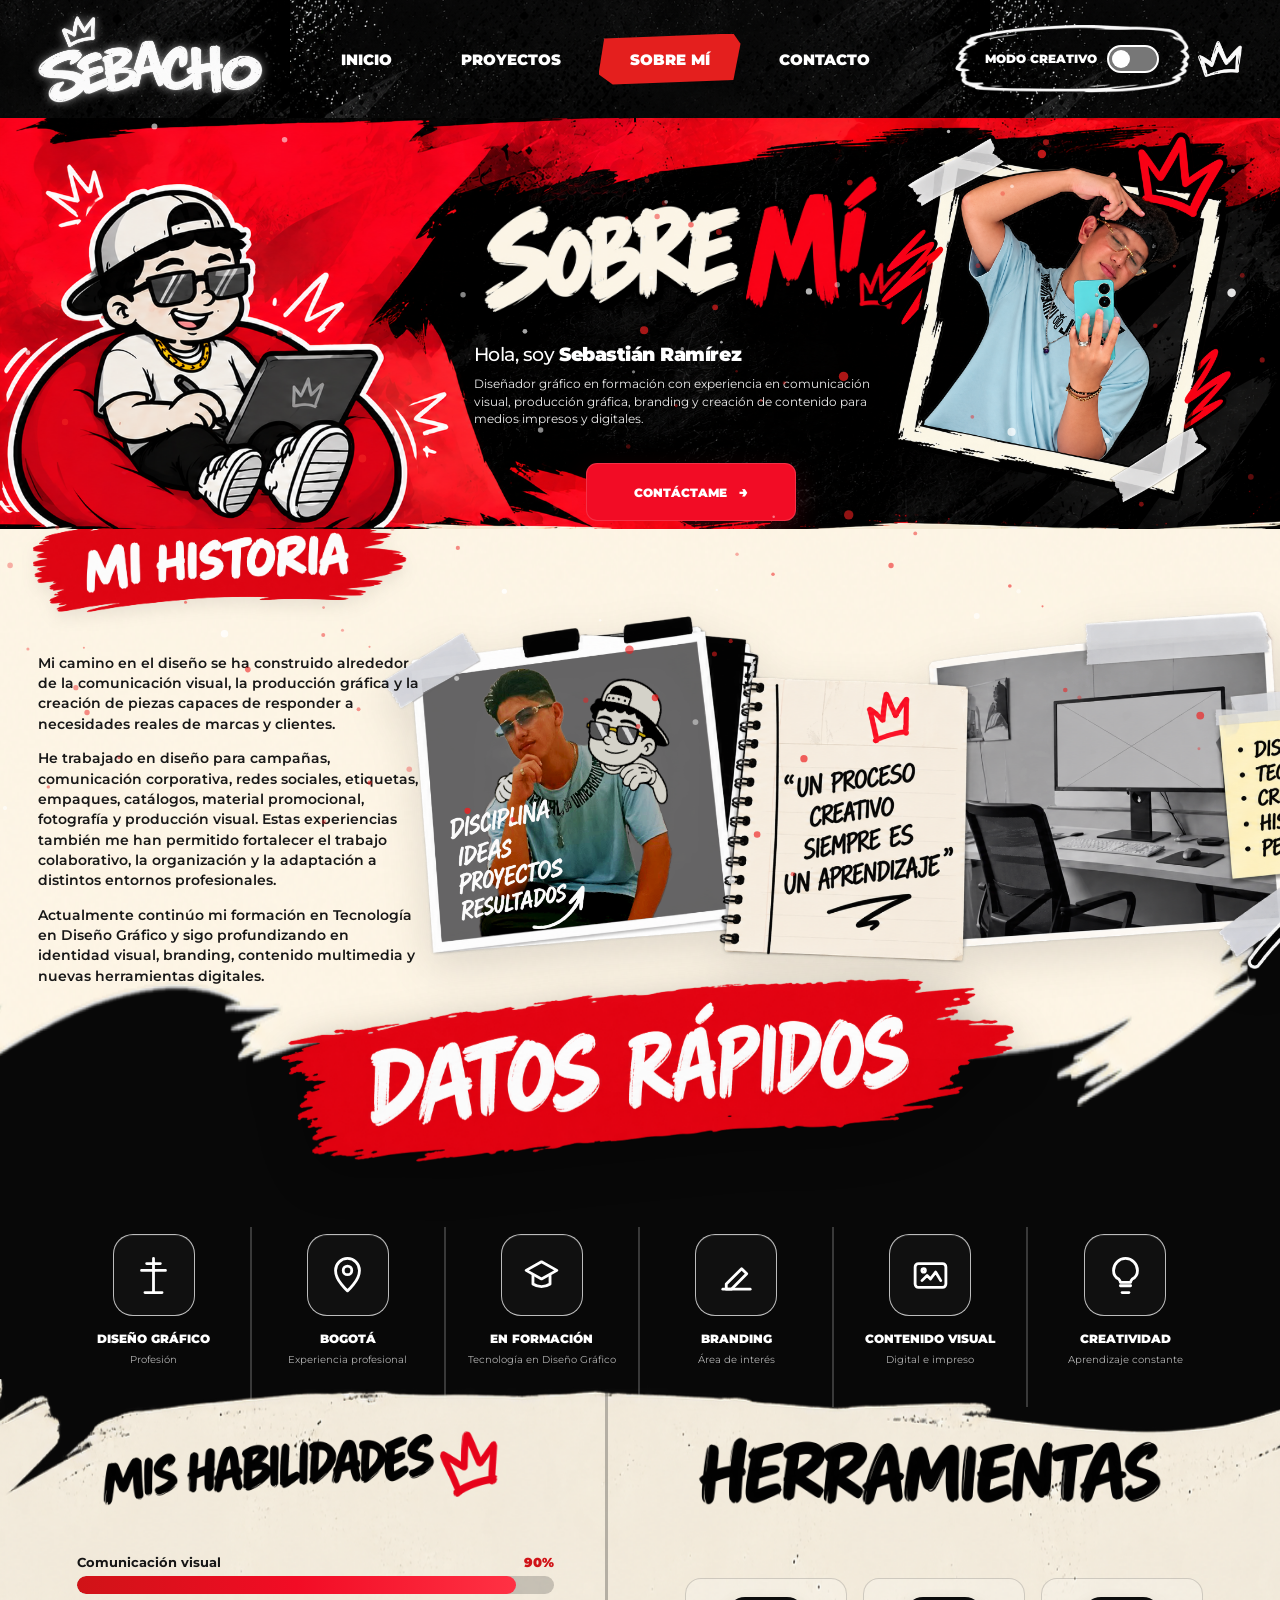
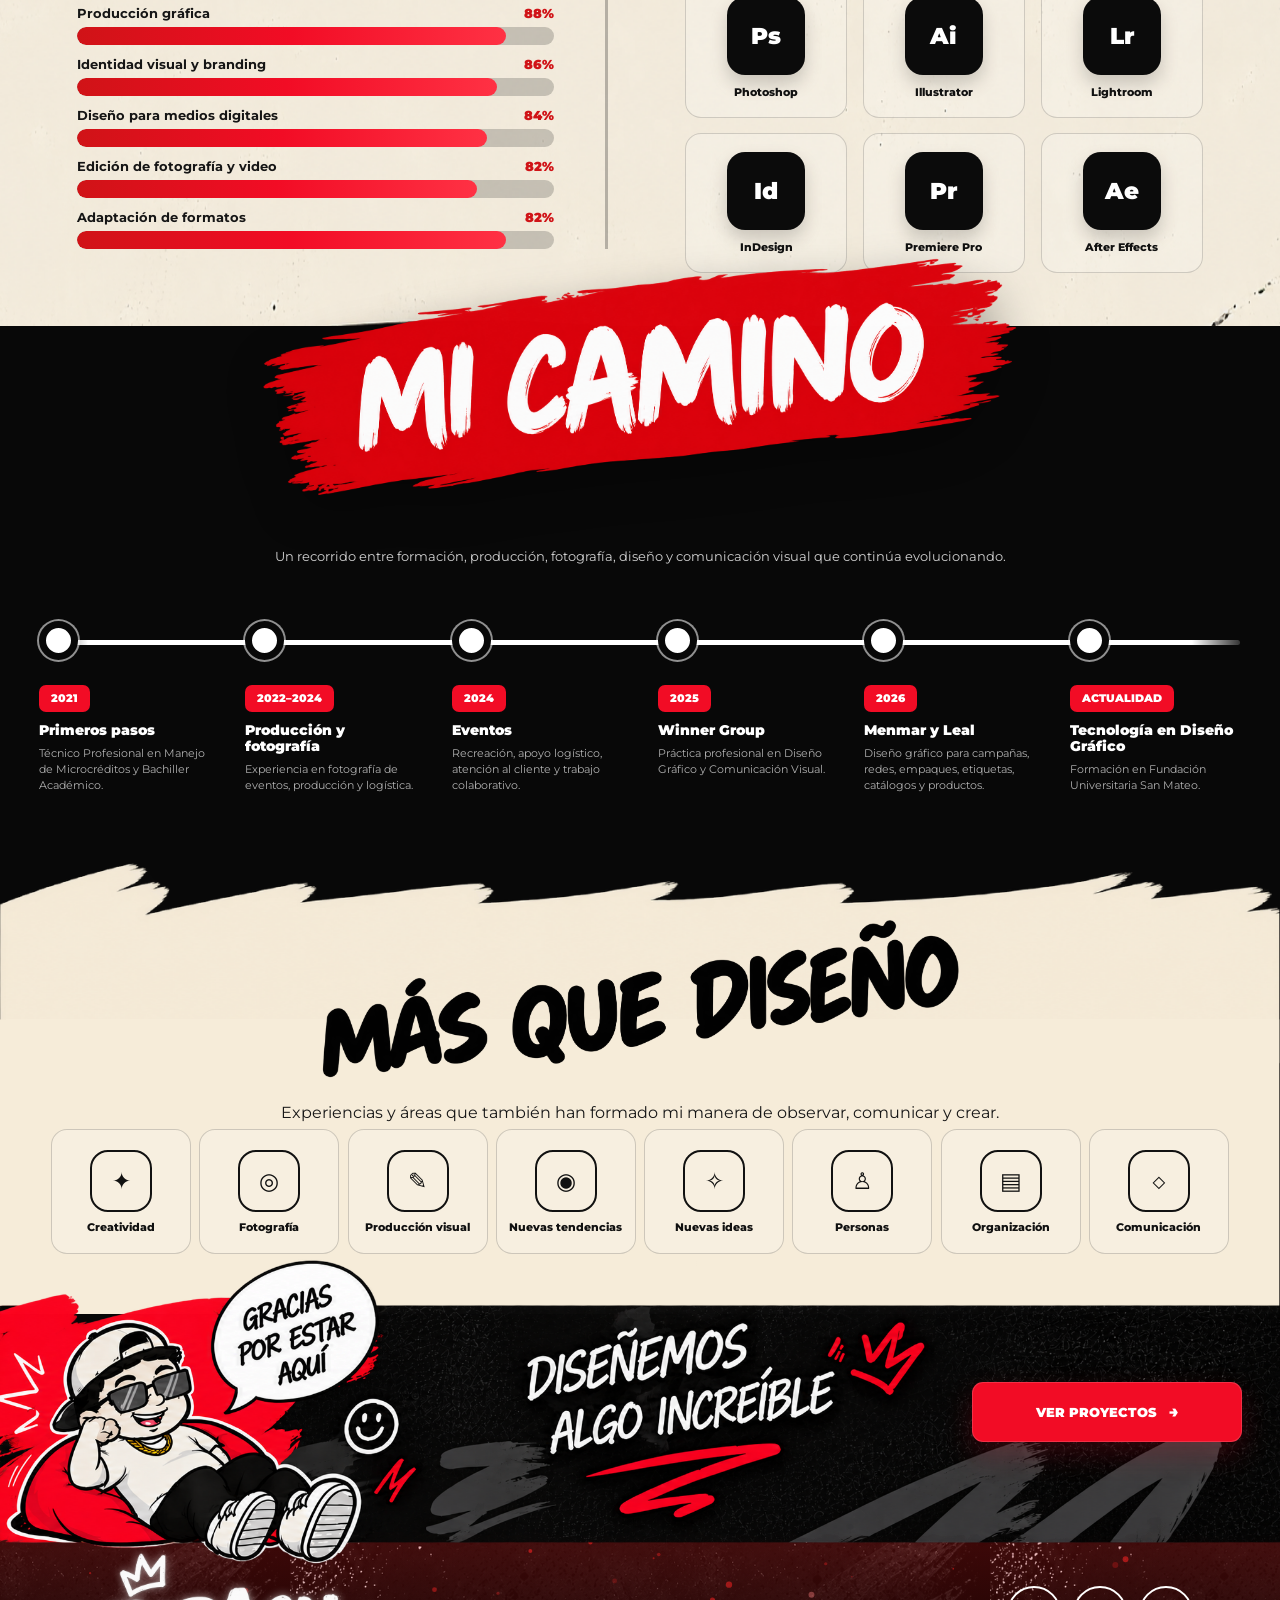
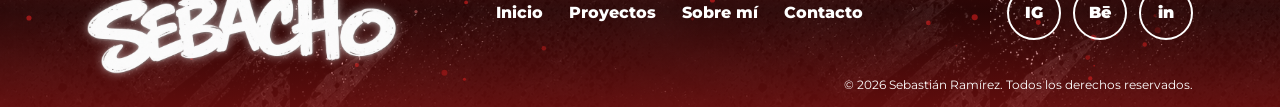
<file: sobre-mi.html>
<!DOCTYPE html>
<html lang="es">

<head>
    <meta charset="UTF-8">
    <meta name="viewport" content="width=device-width, initial-scale=1.0">

    <meta name="description" content="Sobre mí | Sebacho Portafolio">

    <title>Sobre mí | Sebacho</title>

    <link rel="icon" type="image/png" href="./img/web.png">

    <link rel="preconnect" href="https://fonts.googleapis.com">
    <link rel="preconnect" href="https://fonts.gstatic.com" crossorigin>

    <link
        href="https://fonts.googleapis.com/css2?family=Montserrat:wght@400;500;600;700;800;900&display=swap"
        rel="stylesheet"
    >

    <link rel="stylesheet" href="css/style.css">
    <link rel="stylesheet" href="css/sobre-mi.css">
</head>

<body class="about-page">

    <div
        class="custom-cursor"
        id="customCursor"
        aria-hidden="true"
    ></div>

    <canvas
        id="globalParticles"
        class="global-particles"
    ></canvas>


    <!-- =====================================================
         HEADER
    ====================================================== -->

    <header
        class="site-header header-visible"
        id="siteHeader"
    >

        <div class="header-background"></div>

        <div class="header-inner">

            <a
                href="index.html"
                class="brand hover-menu-effect magnetic-button"
                id="headerBrand"
                aria-label="Inicio"
            >

                <img
                    src="img/inicio/logo-sebacho.png"
                    alt="Sebacho Portafolio"
                    class="floating-logo"
                    draggable="false"
                >

            </a>


            <nav
                class="main-nav"
                id="mainNav"
            >

                <a
                    href="index.html"
                    class="nav-link magnetic-button"
                >
                    INICIO
                </a>

                <a
                    href="proyectos.html"
                    class="nav-link magnetic-button"
                >
                    PROYECTOS
                </a>

                <a
                    href="sobre-mi.html"
                    class="nav-link active magnetic-button"
                >
                    SOBRE MÍ
                </a>

                <a
                    href="contacto.html"
                    class="nav-link magnetic-button"
                >
                    CONTACTO
                </a>

            </nav>


            <div class="header-actions">

                <button
                    class="creative-mode hover-menu-effect magnetic-button"
                    id="creativeMode"
                    type="button"
                    aria-label="Activar modo creativo"
                    aria-pressed="false"
                >

                    <img
                        src="img/inicio/modo-creativo-marco.png"
                        alt=""
                        class="creative-mode-frame"
                        draggable="false"
                    >

                    <span class="creative-mode-label">
                        MODO CREATIVO
                    </span>

                    <span class="creative-switch">
                        <span class="creative-switch-dot"></span>
                    </span>

                </button>


                <img
                    src="img/inicio/corona.png"
                    alt=""
                    class="header-crown creative-extra-resource"
                    draggable="false"
                >

            </div>


            <button
                class="mobile-menu-button"
                id="mobileMenuButton"
                type="button"
                aria-label="Abrir menú"
                aria-expanded="false"
            >
                <span></span>
                <span></span>
                <span></span>
            </button>

        </div>

    </header>


    <!-- =====================================================
         MAIN
    ====================================================== -->

    <main class="about-main">


        <!-- =================================================
             BANNER PRINCIPAL
        ================================================== -->

        <section
            class="about-hero about-reveal"
            id="sobreMi"
        >

            <img
                src="img/sobre-mi/banner-sobre-mi.png"
                alt=""
                class="about-hero-background"
                draggable="false"
            >


            <div class="about-hero-content">

                <div class="about-hero-copy">

                    <img
                        src="img/sobre-mi/titulo-sobre-mi.png"
                        alt="Sobre mí"
                        class="about-title creative-about-title"
                        draggable="false"
                    >


                    <div class="about-hero-text">

                        <h1>
                            Hola, soy
                            <strong>Sebastián Ramírez</strong>
                        </h1>

                        <p>
                            Diseñador gráfico en formación con experiencia
                            en comunicación visual, producción gráfica,
                            branding y creación de contenido para medios
                            impresos y digitales.
                        </p>

                    </div>


                    <div class="about-button-wrapper">

                        <a
                            href="contacto.html"
                            class="about-primary-button magnetic-button creative-about-button"
                        >
                            CONTÁCTAME
                            <span>→</span>
                        </a>

                    </div>

                </div>


                <div class="about-sebastian">

                    <img
                        src="img/sobre-mi/sebastian-ramirez.png"
                        alt="Sebastián Ramírez"
                        class="sebastian-image creative-banner-photo"
                        draggable="false"
                    >

                </div>

            </div>

        </section>


        <!-- =================================================
             MI HISTORIA
        ================================================== -->

        <section
            class="history-section about-reveal"
            id="miHistoria"
        >

            <img
                src="img/sobre-mi/fondo-mi-historia.png"
                alt=""
                class="section-background history-background"
                draggable="false"
            >


            <div class="history-content">

                <div class="history-copy">

                    <img
                        src="img/sobre-mi/titulo-mi-historia.png"
                        alt="Mi historia"
                        class="history-title creative-section-title"
                        draggable="false"
                    >


                    <div class="history-text">

                        <p>
                            Mi camino en el diseño se ha construido
                            alrededor de la comunicación visual, la
                            producción gráfica y la creación de piezas
                            capaces de responder a necesidades reales
                            de marcas y clientes.
                        </p>

                        <p>
                            He trabajado en diseño para campañas,
                            comunicación corporativa, redes sociales,
                            etiquetas, empaques, catálogos, material
                            promocional, fotografía y producción visual.
                            Estas experiencias también me han permitido
                            fortalecer el trabajo colaborativo, la
                            organización y la adaptación a distintos
                            entornos profesionales.
                        </p>

                        <p>
                            Actualmente continúo mi formación en
                            Tecnología en Diseño Gráfico y sigo
                            profundizando en identidad visual,
                            branding, contenido multimedia y nuevas
                            herramientas digitales.
                        </p>

                    </div>

                </div>


                <div class="history-resource-area">

                    <img
                        src="img/sobre-mi/recurso-mi-historia.png"
                        alt=""
                        class="history-resource creative-history-resource"
                        draggable="false"
                    >

                </div>

            </div>

        </section>


        <!-- =================================================
             DATOS RÁPIDOS
        ================================================== -->

        <section class="quick-section about-reveal">

            <img
                src="img/sobre-mi/titulo-datos-rapidos.png"
                alt="Datos rápidos"
                class="quick-title"
                draggable="false"
            >


            <div class="quick-grid">

                <article class="quick-card creative-quick-card">

                    <span class="quick-icon">
                        <svg viewBox="0 0 24 24">
                            <path d="M12 2v20M5 9h14M7 22h10M8 5h8"/>
                        </svg>
                    </span>

                    <strong>DISEÑO GRÁFICO</strong>
                    <small>Profesión</small>

                </article>


                <article class="quick-card creative-quick-card">

                    <span class="quick-icon">
                        <svg viewBox="0 0 24 24">
                            <path d="M12 21s7-6 7-12a7 7 0 1 0-14 0c0 6 7 12 7 12Z"/>
                            <circle cx="12" cy="9" r="2.5"/>
                        </svg>
                    </span>

                    <strong>BOGOTÁ</strong>
                    <small>Experiencia profesional</small>

                </article>


                <article class="quick-card creative-quick-card">

                    <span class="quick-icon">
                        <svg viewBox="0 0 24 24">
                            <path d="m3 9 9-5 9 5-9 5-9-5Z"/>
                            <path d="M7 12v5c3 2 7 2 10 0v-5"/>
                        </svg>
                    </span>

                    <strong>EN FORMACIÓN</strong>
                    <small>Tecnología en Diseño Gráfico</small>

                </article>


                <article class="quick-card creative-quick-card">

                    <span class="quick-icon">
                        <svg viewBox="0 0 24 24">
                            <path d="M4 20h16"/>
                            <path d="m6 17 9-9 3 3-9 9H6v-3Z"/>
                        </svg>
                    </span>

                    <strong>BRANDING</strong>
                    <small>Área de interés</small>

                </article>


                <article class="quick-card creative-quick-card">

                    <span class="quick-icon">
                        <svg viewBox="0 0 24 24">
                            <rect x="3" y="5" width="18" height="14" rx="2"/>
                            <path d="m7 15 3-3 2 2 3-4 3 5"/>
                            <circle cx="8" cy="9" r="1"/>
                        </svg>
                    </span>

                    <strong>CONTENIDO VISUAL</strong>
                    <small>Digital e impreso</small>

                </article>


                <article class="quick-card creative-quick-card">

                    <span class="quick-icon">
                        <svg viewBox="0 0 24 24">
                            <path d="M9 18h6"/>
                            <path d="M10 22h4"/>
                            <path d="M8 14c-2-1-3-3-3-5a7 7 0 1 1 14 0c0 2-1 4-3 5-1 1-1 2-1 2H9s0-1-1-2Z"/>
                        </svg>
                    </span>

                    <strong>CREATIVIDAD</strong>
                    <small>Aprendizaje constante</small>

                </article>

            </div>

        </section>


        <!-- =================================================
             HABILIDADES + HERRAMIENTAS
        ================================================== -->

        <section class="skills-section about-reveal">

            <img
                src="img/sobre-mi/fondo-mis-habilidades.png"
                alt=""
                class="section-background skills-background"
                draggable="false"
            >


            <div class="skills-grid">

                <div class="skills-column">

                    <img
                        src="img/sobre-mi/titulo-mis-habilidades.png"
                        alt="Mis habilidades"
                        class="skills-title creative-section-title"
                        draggable="false"
                    >


                    <div class="skill-list">

                        <div class="skill-item" data-skill="92">

                            <div class="skill-info">
                                <span>Comunicación visual</span>
                                <strong class="skill-percent">0%</strong>
                            </div>

                            <div class="skill-track">
                                <span class="skill-progress"></span>
                            </div>

                        </div>


                        <div class="skill-item" data-skill="90">

                            <div class="skill-info">
                                <span>Producción gráfica</span>
                                <strong class="skill-percent">0%</strong>
                            </div>

                            <div class="skill-track">
                                <span class="skill-progress"></span>
                            </div>

                        </div>


                        <div class="skill-item" data-skill="88">

                            <div class="skill-info">
                                <span>Identidad visual y branding</span>
                                <strong class="skill-percent">0%</strong>
                            </div>

                            <div class="skill-track">
                                <span class="skill-progress"></span>
                            </div>

                        </div>


                        <div class="skill-item" data-skill="86">

                            <div class="skill-info">
                                <span>Diseño para medios digitales</span>
                                <strong class="skill-percent">0%</strong>
                            </div>

                            <div class="skill-track">
                                <span class="skill-progress"></span>
                            </div>

                        </div>


                        <div class="skill-item" data-skill="84">

                            <div class="skill-info">
                                <span>Edición de fotografía y video</span>
                                <strong class="skill-percent">0%</strong>
                            </div>

                            <div class="skill-track">
                                <span class="skill-progress"></span>
                            </div>

                        </div>


                        <div class="skill-item" data-skill="90">

                            <div class="skill-info">
                                <span>Adaptación de formatos</span>
                                <strong class="skill-percent">0%</strong>
                            </div>

                            <div class="skill-track">
                                <span class="skill-progress"></span>
                            </div>

                        </div>

                    </div>

                </div>


                <div class="tools-column">

                    <img
                        src="img/sobre-mi/titulo-herramientas.png"
                        alt="Herramientas"
                        class="tools-title creative-section-title"
                        draggable="false"
                    >


                    <div class="tools-grid">

                        <article class="tool-card creative-tool">
                            <span class="software-icon">Ps</span>
                            <strong>Photoshop</strong>
                        </article>

                        <article class="tool-card creative-tool">
                            <span class="software-icon">Ai</span>
                            <strong>Illustrator</strong>
                        </article>

                        <article class="tool-card creative-tool">
                            <span class="software-icon">Lr</span>
                            <strong>Lightroom</strong>
                        </article>

                        <article class="tool-card creative-tool">
                            <span class="software-icon">Id</span>
                            <strong>InDesign</strong>
                        </article>

                        <article class="tool-card creative-tool">
                            <span class="software-icon">Pr</span>
                            <strong>Premiere Pro</strong>
                        </article>

                        <article class="tool-card creative-tool">
                            <span class="software-icon">Ae</span>
                            <strong>After Effects</strong>
                        </article>

                    </div>

                </div>

            </div>

        </section>


        <!-- =================================================
             MI CAMINO
        ================================================== -->

        <section
            class="journey-section about-reveal"
            id="miCamino"
        >

            <img
                src="img/sobre-mi/titulo-mi-camino.png"
                alt="Mi camino"
                class="journey-title creative-section-title"
                draggable="false"
            >


            <p class="journey-description">
                Un recorrido entre formación, producción, fotografía,
                diseño y comunicación visual que continúa evolucionando.
            </p>


            <div class="timeline">

                <div class="timeline-line"></div>


                <article class="timeline-item creative-timeline-item">

                    <span class="timeline-dot"></span>

                    <span class="timeline-year">2021</span>

                    <strong>Primeros pasos</strong>

                    <p>
                        Técnico Profesional en Manejo de
                        Microcréditos y Bachiller Académico.
                    </p>

                </article>


                <article class="timeline-item creative-timeline-item">

                    <span class="timeline-dot"></span>

                    <span class="timeline-year">2022–2024</span>

                    <strong>Producción y fotografía</strong>

                    <p>
                        Experiencia en fotografía de eventos,
                        producción y logística.
                    </p>

                </article>


                <article class="timeline-item creative-timeline-item">

                    <span class="timeline-dot"></span>

                    <span class="timeline-year">2024</span>

                    <strong>Eventos</strong>

                    <p>
                        Recreación, apoyo logístico,
                        atención al cliente y trabajo colaborativo.
                    </p>

                </article>


                <article class="timeline-item creative-timeline-item">

                    <span class="timeline-dot"></span>

                    <span class="timeline-year">2025</span>

                    <strong>Winner Group</strong>

                    <p>
                        Práctica profesional en Diseño
                        Gráfico y Comunicación Visual.
                    </p>

                </article>


                <article class="timeline-item creative-timeline-item">

                    <span class="timeline-dot"></span>

                    <span class="timeline-year">2026</span>

                    <strong>Menmar y Leal</strong>

                    <p>
                        Diseño gráfico para campañas,
                        redes, empaques, etiquetas,
                        catálogos y productos.
                    </p>

                </article>


                <article class="timeline-item creative-timeline-item">

                    <span class="timeline-dot"></span>

                    <span class="timeline-year">ACTUALIDAD</span>

                    <strong>
                        Tecnología en Diseño Gráfico
                    </strong>

                    <p>
                        Formación en Fundación
                        Universitaria San Mateo.
                    </p>

                </article>

            </div>

        </section>


        <!-- =================================================
             MÁS QUE DISEÑO
        ================================================== -->

        <section class="more-section about-reveal">

            <img
                src="img/sobre-mi/fondo-mas-que-diseño.png"
                alt=""
                class="section-background more-background"
                draggable="false"
            >


            <div class="more-content">

                <img
                    src="img/sobre-mi/titulo-mas-que-diseño.png"
                    alt="Más que diseño"
                    class="more-title creative-section-title"
                    draggable="false"
                >


                <p class="more-description">
                    Experiencias y áreas que también han formado mi manera
                    de observar, comunicar y crear.
                </p>


                <div class="more-grid">

                    <article class="more-card creative-more-card">
                        <span class="more-icon">✦</span>
                        <strong>Creatividad</strong>
                    </article>

                    <article class="more-card creative-more-card">
                        <span class="more-icon">◎</span>
                        <strong>Fotografía</strong>
                    </article>

                    <article class="more-card creative-more-card">
                        <span class="more-icon">✎</span>
                        <strong>Producción visual</strong>
                    </article>

                    <article class="more-card creative-more-card">
                        <span class="more-icon">◉</span>
                        <strong>Nuevas tendencias</strong>
                    </article>

                    <article class="more-card creative-more-card">
                        <span class="more-icon">✧</span>
                        <strong>Nuevas ideas</strong>
                    </article>

                    <article class="more-card creative-more-card">
                        <span class="more-icon">♙</span>
                        <strong>Personas</strong>
                    </article>

                    <article class="more-card creative-more-card">
                        <span class="more-icon">▤</span>
                        <strong>Organización</strong>
                    </article>

                    <article class="more-card creative-more-card">
                        <span class="more-icon">◇</span>
                        <strong>Comunicación</strong>
                    </article>

                </div>

            </div>

        </section>


        <!-- =================================================
             BANNER FINAL
        ================================================== -->

        <section class="about-final about-reveal">

            <picture class="about-final-picture">

                <source
                    media="(max-width: 800px)"
                    srcset="img/sobre-mi/banner-sobre-mi-responsive.png"
                >

                <img
                    src="img/sobre-mi/banner-final.png"
                    alt=""
                    class="about-final-background creative-final-banner"
                    draggable="false"
                >

            </picture>


            <div class="about-final-content">

                <a
                    href="proyectos.html"
                    class="final-project-button magnetic-button creative-about-button"
                >
                    VER PROYECTOS
                    <span>→</span>
                </a>

            </div>

        </section>

    </main>


    <!-- =====================================================
         FOOTER
    ====================================================== -->

    <footer class="footer about-footer">

        <canvas
            id="footerFire"
            class="footer-fire"
        ></canvas>

        <div class="footer-red-glow"></div>


        <div class="footer-inner">

            <a
                href="index.html"
                class="footer-logo magnetic-button"
            >

                <img
                    src="img/inicio/logo-sebacho.png"
                    alt="Sebacho"
                    class="floating-logo footer-floating-logo"
                    draggable="false"
                >

            </a>


            <nav class="footer-nav">

                <a href="index.html">Inicio</a>

                <a href="proyectos.html">Proyectos</a>

                <a href="sobre-mi.html">Sobre mí</a>

                <a href="contacto.html">Contacto</a>

            </nav>


            <div class="footer-socials">

                <a
                    href="https://www.instagram.com/sebbacho/"
                    target="_blank"
                    rel="noopener noreferrer"
                >
                    IG
                </a>

                <a
                    href="https://www.behance.net/skullrex00reli"
                    target="_blank"
                    rel="noopener noreferrer"
                >
                    Bē
                </a>

                <a
                    href="https://www.linkedin.com/in/ssebachoo-designer-447608274/"
                    target="_blank"
                    rel="noopener noreferrer"
                >
                    in
                </a>

            </div>

        </div>


        <p class="footer-copy">
            © <span id="currentYear"></span>
            Sebastián Ramírez. Todos los derechos reservados.
        </p>

    </footer>


    <button
        class="back-to-top magnetic-button"
        id="backToTop"
        type="button"
        aria-label="Volver arriba"
    >
        ↑
    </button>


    <script src="js/main.js"></script>
    <script src="js/sobre-mi.js"></script>

</body>
</html>
</file>
<file: css/style.css>
/* =========================================================
   VARIABLES
========================================================= */

:root {

    --red: #E41F1E;
    --cream: #FAF3E6;
    --white: #ffffff;
    --black: #050505;

    --cyan: #00edff;
    --blue-neon: #1689ff;
    --yellow: #fff36d;

    --header-height: 118px;

    --area-icon-size:
        clamp(
            94px,
            6.3vw,
            118px
        );

}


/* =========================================================
   RESET
========================================================= */

* {

    margin: 0;
    padding: 0;

    box-sizing: border-box;

}


html {

    scroll-behavior: smooth;

    scrollbar-color:
        var(--red)
        #080808;

}


body {

    min-height: 100vh;

    overflow-x: hidden;

    color: white;

    font-family:
        "Montserrat",
        Arial,
        sans-serif;

    background-image:
        url("../img/fondo-web.png");

    background-repeat:
        repeat;

    background-position:
        center top;

    background-size:
        700px auto;

}


body.page-loading,
body.menu-open {

    overflow: hidden;

}


img {

    display: block;

    max-width: 100%;

}


a {

    color: inherit;

    text-decoration: none;

}


button {

    font-family: inherit;

}


h1,
h2,
h3 {

    letter-spacing: -.025em;

}


/* =========================================================
   SCROLLBAR
========================================================= */

::-webkit-scrollbar {

    width: 12px;

}


::-webkit-scrollbar-track {

    background: #080808;

}


::-webkit-scrollbar-thumb {

    background:
        var(--red);

    border:
        3px solid #080808;

    border-radius:
        50px;

}


/* =========================================================
   CURSOR
========================================================= */

@media (pointer: fine) {

    html,
    body,
    body * {

        cursor:
            none !important;

    }


    .custom-cursor {

        position: fixed;

        z-index: 99999999;

        left: 0;
        top: 0;

        width: 44px;
        height: 44px;

        pointer-events: none;

        background:
            url("../img/mouse-normal.png")
            left top /
            contain
            no-repeat;

        transform:
            translate(-5px,-4px);

        opacity: 0;

        transition:
            width .13s ease,
            height .13s ease,
            opacity .15s ease;

    }


    .custom-cursor.visible {

        opacity: 1;

    }


    .custom-cursor.is-link {

        width: 52px;
        height: 52px;

        background-image:
            url("../img/mouse-enlace.png");

    }

}


/* =========================================================
   PARTICULAS
========================================================= */

.global-particles {

    position: fixed;

    z-index: 120;

    inset: 0;

    width: 100%;
    height: 100%;

    pointer-events: none;

    opacity: 1;

}


/* =========================================================
   INTRO
========================================================= */

.intro {

    position: fixed;

    z-index: 9999990;

    inset: 0;

    display: flex;

    align-items: center;

    justify-content: center;

    background-image:
        url("../img/fondo-web.png");

    background-repeat: repeat;

    background-size:
        700px auto;

    transition:
        opacity .45s ease,
        visibility .45s ease,
        filter .45s ease;

}


.intro.finished {

    opacity: 0;

    visibility: hidden;

    pointer-events: none;

    filter:
        blur(10px);

}


.intro-logo {

    position: fixed;

    width:
        min(520px,62vw);

    filter:
        drop-shadow(
            0 0 8px
            rgba(255,255,255,.45)
        );

}


/* =========================================================
   HEADER
========================================================= */

.site-header {

    position: sticky;

    top: 0;

    z-index: 9000;

    width: 100%;

    height:
        var(--header-height);

    transform-origin:
        center top;

    transition:
        transform .48s
        cubic-bezier(.22,.8,.25,1),
        opacity .38s ease,
        filter .4s ease;

}


.header-background {

    position: absolute;

    inset: 0;

    background-image:
        url("../img/fondo-web.png");

    background-repeat: repeat;

    background-position:
        center;

    background-size:
        700px auto;

}


.site-header.header-hidden {

    transform:
        translateY(-122%)
        scale(.98);

    opacity: 0;

    filter:
        blur(12px);

    pointer-events: none;

}


.site-header.header-visible {

    transform:
        translateY(0)
        scale(1);

    opacity: 1;

    filter:
        blur(0);

}


.header-inner {

    position: relative;

    z-index: 40;

    width:
        min(94%,1540px);

    height: 100%;

    margin: auto;

    display: grid;

    grid-template-columns:
        245px
        1fr
        315px;

    gap: 18px;

    align-items: center;

}


/* =========================================================
   LOGO
========================================================= */

.brand {

    width: 225px;

}


.footer-logo {

    width: 310px;

}


.brand img,
.footer-logo img {

    width: 100%;

    filter:
        drop-shadow(
            0 0 5px
            rgba(255,255,255,.5)
        );

}


.floating-logo {

    transform-origin: center;

    animation:
        sebaLogoFloat
        3.5s
        ease-in-out
        infinite;

}


.footer-floating-logo {

    animation-duration:
        3.9s;

    animation-delay:
        -.8s;

}


@keyframes sebaLogoFloat {

    0%,
    100% {

        transform:
            translateY(0)
            rotate(-.5deg);

    }

    50% {

        transform:
            translateY(-9px)
            rotate(.8deg);

    }

}


.brand,
.footer-logo {

    transform-origin:
        center;

    transition:
        transform .32s
        cubic-bezier(.34,1.56,.64,1),
        filter .28s ease;

}


.brand:hover,
.footer-logo:hover {

    transform:
        translateY(-5px)
        scale(1.09)
        rotate(-1deg);

}


/* =========================================================
   MENU
========================================================= */

.main-nav {

    display: flex;

    align-items: center;

    justify-content: center;

    gap: 13px;

}


.nav-link {

    position: relative;

    z-index: 1;

    padding:
        17px 28px;

    font-size: .94rem;

    font-weight: 900;

    transition:
        transform .28s
        cubic-bezier(.34,1.56,.64,1),
        color .25s ease;

}


.nav-link::before {

    content: "";

    position: absolute;

    z-index: -1;

    inset:
        1px -3px;

    opacity: 0;

    background:
        var(--cream);

    clip-path:
        polygon(
            4% 10%,
            95% 0,
            100% 20%,
            95% 91%,
            10% 100%,
            0 80%
        );

    transform:
        scale(.7);

    transition:
        opacity .25s ease,
        transform .25s ease;

}


.nav-link:hover {

    transform:
        translateY(-3px)
        scale(1.1);

    color: #111;

}


.nav-link:hover::before {

    opacity: 1;

    transform:
        scale(1);

}


.nav-link.active::before {

    opacity: 1;

    background:
        var(--red);

    transform:
        scale(1);

}


/* =========================================================
   HOVER
========================================================= */

.hover-menu-effect {

    transform-origin:
        center;

    transition:
        transform .28s
        cubic-bezier(.34,1.56,.64,1);

}


.hover-menu-effect:hover {

    transform:
        translateY(-4px)
        scale(1.06);

}


.brand.hover-menu-effect:hover,
.footer-logo.hover-menu-effect:hover {

    transform:
        translateY(-5px)
        scale(1.09)
        rotate(-1deg);

}


/* =========================================================
   MODO CREATIVO
========================================================= */

.header-actions {

    display: flex;

    align-items: center;

    justify-content:
        flex-end;

    gap: 8px;

}


.creative-mode {

    position: relative;

    width: 235px;

    height: 68px;

    display: flex;

    align-items: center;

    justify-content: center;

    gap: 10px;

    border: 0;

    background:
        transparent;

    color: white;

}


.creative-mode-frame {

    position: absolute;

    inset: 0;

    width: 100%;
    height: 100%;

    pointer-events: none;

}


.creative-mode-label {

    position: relative;

    z-index: 2;

    font-size: .72rem;

    font-weight: 900;

}


.creative-switch {

    position: relative;

    z-index: 2;

    width: 52px;
    height: 28px;

    padding: 3px;

    border:
        2px solid white;

    border-radius:
        99px;

    background: #777;

}


.creative-switch-dot {

    display: block;

    width: 18px;
    height: 18px;

    border-radius: 50%;

    background:
        white;

    transition:
        transform .32s
        cubic-bezier(.34,1.56,.64,1);

}


body.creative-on
.creative-switch {

    background:
        var(--red);

    box-shadow:
        0 0 10px
        rgba(228,31,30,.6);

}


body.creative-on
.creative-switch-dot {

    transform:
        translateX(22px);

}


.header-crown {

    width: 44px;

}


.mobile-menu-button {

    display: none;

}


/* =========================================================
   ESTRUCTURA
========================================================= */

.continuous-page {

    position: relative;

    z-index: 2;

}


.visual-section {

    position: relative;

    width: 100%;

    line-height: 0;

    overflow: visible;

}


.visual-stage {

    position: relative;

    width: 100%;

    overflow: visible;

}


.visual-background {

    position: relative;

    z-index: 2;

    width: 100%;

    height: auto;

}


.featured-section {

    margin-top: -6px;

}


.areas-section {

    margin-top: -7px;

}


.about-section {

    margin-top: -7px;

}


/* =========================================================
   PERSONAJES
========================================================= */

.character-front,
.featured-character-position,
.areas-character-position,
.about-character-position {

    z-index:
        5000 !important;

}


.featured-character,
.areas-character,
.about-character {

    position: relative;

    z-index: 5001;

    pointer-events: none;

}


/* =========================================================
   HERO
========================================================= */

.hero-content {

    position: absolute;

    z-index: 50;

    top: 7%;

    left: 8%;

    width: 38%;

    line-height: normal;

}


.hero-hello {

    width:
        min(77%,525px);

}


.hero-copy {

    margin-top: 5px;

}


.hero-copy h1 {

    margin-bottom: 11px;

    font-size:
        clamp(
            1.58rem,
            1.95vw,
            2.5rem
        );

    line-height: 1.03;

    font-weight: 900;

}


.hero-copy p {

    max-width: 620px;

    font-size:
        clamp(
            .98rem,
            1.08vw,
            1.2rem
        );

    line-height: 1.38;

}


.hero-buttons {

    display: flex;

    align-items: center;

    gap: 17px;

    margin-top: 20px;

}


.graphic-button {

    position: relative;

    width: 255px;

    height: 75px;

    display: flex;

    align-items: center;

    justify-content: center;

    transition:
        transform .3s
        cubic-bezier(.34,1.56,.64,1);

}


.graphic-button:hover {

    transform:
        translateY(-7px)
        scale(1.06)
        rotate(-1deg);

}


.graphic-button img {

    position: absolute;

    inset: 0;

    width: 100%;
    height: 100%;

}


.graphic-button span {

    position: relative;

    z-index: 2;

    display: flex;

    gap: 12px;

    color: #111;

    font-size: .92rem;

    font-weight: 900;

}


.graphic-button-dark span {

    color: white;

}


/* =========================================================
   DESTACADOS
========================================================= */

.featured-content {

    position: absolute;

    z-index: 52;

    left: 19%;

    top: 6.5%;

    width: 76%;

    line-height: normal;

}


.featured-character-position {

    position: absolute;

    left: -1.5%;

    top: 50%;

    width: 27%;

    max-width: 510px;

    transform:
        translateY(-50%);

}


.featured-character {

    width: 100%;

}


.featured-title {

    width:
        min(74%,840px);

    margin: auto;

}


.featured-heading {

    text-align: center;

}


.featured-heading p {

    color: #171717;

    margin-top: 3px;

    font-size: .96rem;

}


.view-all {

    position: absolute;

    z-index: 200;

    top: 3%;

    right: 1%;

    width: 215px;

    transition:
        transform .3s
        cubic-bezier(.34,1.56,.64,1);

}


.view-all:hover {

    transform:
        translateY(-9px)
        scale(1.11)
        rotate(-2deg);

}


.view-all img {

    width: 100%;

}


/* =========================================================
   PROYECTOS DESTACADOS
========================================================= */

.featured-grid {

    display: grid;

    grid-template-columns:
        repeat(4,1fr);

    gap: 17px;

    margin-top: 20px;

}


.project-card {

    position: relative;

    min-width: 0;

    color: #111;

    line-height: normal;

}


/* =========================================================
   IMAGEN PROYECTO
========================================================= */

.project-image {

    position: relative;

    width: 100%;

    aspect-ratio:
        1.62 / 1;

    margin-bottom: 7px;

    overflow: hidden;

    transform-origin:
        center;

    transition:
        transform .42s
        cubic-bezier(.2,.8,.2,1),
        box-shadow .42s ease;

}


/* =========================================================
   ANIMACION HOVER
========================================================= */

.project-card:hover
.project-image {

    transform:
        translateY(-6px)
        scale(1.045)
        rotate(-.5deg);

    box-shadow:
        0 15px 28px
        rgba(0,0,0,.2);

}


/* =========================================================
   IMAGEN REAL
========================================================= */

.project-image img {

    width: 100%;
    height: 100%;

    object-fit: cover;

    transition:
        transform .55s
        cubic-bezier(.2,.8,.2,1);

}


.project-card:hover
.project-image img {

    transform:
        scale(1.075);

}


/* =========================================================
   PLACEHOLDER
========================================================= */

.placeholder {

    position: relative;

    width: 100%;
    height: 100%;

    display: flex;

    align-items: center;

    justify-content: center;

    overflow: hidden;

    background:
        linear-gradient(
            145deg,
            #dedede,
            #bcbcbc
        );

    border:
        1px solid #888;

    color: #999;

    font-size: .73rem;

    font-weight: 800;

    transition:
        transform .55s
        cubic-bezier(.2,.8,.2,1);

}


.project-card:hover
.placeholder {

    transform:
        scale(1.075);

}


.placeholder::before,
.placeholder::after {

    content: "";

    position: absolute;

    width: 140%;

    height: 1px;

    background:
        rgba(0,0,0,.2);

}


.placeholder::before {

    transform:
        rotate(32deg);

}


.placeholder::after {

    transform:
        rotate(-32deg);

}


/* =========================================================
   CUADRO BLANCO
========================================================= */

.project-hover-info {

    position: absolute;

    z-index: 30;

    left: 50%;

    bottom: 13px;

    width:
        calc(100% - 26px);

    padding:
        13px 15px;

    background:
        rgba(255,255,255,.96);

    border-radius:
        14px;

    color: #111;

    line-height: normal;

    text-align: left;

    opacity: 0;

    transform:
        translate(-50%,28px)
        scale(.93);

    transition:
        opacity .35s ease,
        transform .42s
        cubic-bezier(.22,1,.36,1);

    pointer-events: none;

    box-shadow:
        0 10px 24px
        rgba(0,0,0,.17);

    backdrop-filter:
        blur(7px);

    -webkit-backdrop-filter:
        blur(7px);

}


/* =========================================================
   REVELADO DEL CUADRO
========================================================= */

.project-card:hover
.project-hover-info {

    opacity: 1;

    transform:
        translate(-50%,0)
        scale(1);

}


/* =========================================================
   TEXTO DEL CUADRO
========================================================= */

.project-hover-info h3 {

    margin: 0;

    color: #111;

    font-size:
        clamp(
            .8rem,
            .93vw,
            1rem
        );

    line-height: 1.08;

    font-weight: 900;

}


.project-hover-info p {

    margin-top: 5px;

    color:
        rgba(0,0,0,.58);

    font-size:
        clamp(
            .6rem,
            .65vw,
            .72rem
        );

    line-height: 1.2;

    font-weight: 700;

    letter-spacing: .045em;

}


/* =========================================================
   TEXTO NORMAL DEBAJO
========================================================= */

.project-card > h2 {

    font-size: .84rem;

    font-weight: 900;

}


.project-card > p {

    margin-top: 3px;

    color: #444;

    font-size: .73rem;

}


/* =========================================================
   AREAS
========================================================= */

.areas-content {

    position: absolute;

    z-index: 70;

    left: 7.4%;

    top: 1.8%;

    width: 72%;

    height: 72%;

    display: flex;

    flex-direction: column;

    line-height: normal;

}


.areas-heading {

    width:
        min(78%,790px);

    margin-left:
        calc(
            12.5% -
            var(--area-icon-size) / 2
        );

    margin-bottom:
        clamp(
            9px,
            .8vw,
            16px
        );

}


.areas-title {

    width: 100%;

    max-width: 760px;

}


.areas-heading p {

    max-width: 720px;

    margin-top: 8px;

    color: #292929;

    font-size:
        clamp(
            1.02rem,
            1.18vw,
            1.32rem
        );

    line-height: 1.38;

    font-weight: 500;

}


.areas-grid {

    width: 100%;

    display: grid;

    grid-template-columns:
        repeat(4,1fr);

}


.area-item {

    position: relative;

    min-height: 212px;

    padding:
        7px 13px;

    display: flex;

    flex-direction: column;

    align-items: center;

    text-align: center;

    color: #111;

}


.area-item:not(:last-child)::after {

    content: "";

    position: absolute;

    right: 0;

    top: 4%;

    width: 1px;

    height: 84%;

    background:
        rgba(0,0,0,.17);

}


.area-icon {

    width:
        var(--area-icon-size);

    height:
        var(--area-icon-size);

    margin-bottom: 14px;

    display: flex;

    align-items: center;

    justify-content: center;

    background:
        var(--red);

    border-radius: 9px;

    box-shadow:
        0 8px 17px
        rgba(0,0,0,.16);

    transition:
        transform .32s
        cubic-bezier(.34,1.56,.64,1);

}


.area-icon svg {

    width: 51%;
    height: 51%;

    fill: none;

    stroke: white;

    stroke-width: 3.3;

    stroke-linecap: round;

    stroke-linejoin: round;

}


.area-item:hover
.area-icon {

    transform:
        translateY(-7px)
        scale(1.09)
        rotate(-2deg);

}


.area-item h3 {

    color: #111;

    font-size:
        clamp(
            1rem,
            1.1vw,
            1.26rem
        );

    font-weight: 900;

}


.area-item p {

    max-width: 230px;

    margin-top: 8px;

    color:
        rgba(0,0,0,.72);

    font-size:
        clamp(
            .76rem,
            .82vw,
            .94rem
        );

    line-height: 1.4;

}


.areas-character-position {

    position: absolute;

    right: -1%;

    top: 55%;

    width: 31%;

    max-width: 620px;

    transform:
        translateY(-50%);

}


.areas-character {

    width: 100%;

}


/* =========================================================
   SOBRE MI
========================================================= */

.about-stage {

    position: relative;

    min-height:
        clamp(
            480px,
            29vw,
            570px
        );

    overflow: visible;

}


.about-background {

    position: absolute;

    z-index: 2;

    inset: 0;

    width: 100%;
    height: 100%;

    object-fit: fill;

}


.about-content {

    position: absolute;

    z-index: 80;

    left: 5%;

    top: 4.5%;

    width: 38%;

    line-height: normal;

}


.about-title {

    width:
        min(100%,540px);

    margin-bottom: 13px;

}


.about-content p {

    max-width: 660px;

    margin-bottom: 9px;

    font-size:
        clamp(
            .95rem,
            1.02vw,
            1.12rem
        );

    line-height: 1.43;

}


.about-button {

    position: relative;

    width: 280px;

    height: 80px;

    margin-top: 14px;

    display: flex;

    align-items: center;

    justify-content: center;

    transition:
        transform .3s
        cubic-bezier(.34,1.56,.64,1);

}


.about-button:hover {

    transform:
        translateY(-7px)
        scale(1.06);

}


.about-button img {

    position: absolute;

    inset: 0;

    width: 100%;
    height: 100%;

}


.about-button span {

    position: relative;

    z-index: 2;

    color: #111;

    font-size: .92rem;

    font-weight: 900;

}


.about-character-position {

    position: absolute;

    left: 42%;

    bottom: 4%;

    width: 34%;

    max-width: 610px;

}


.about-character {

    width: 100%;

}


.about-footer-fade {

    position: absolute;

    z-index: 115;

    left: 0;
    right: 0;

    bottom: -4px;

    height: 120px;

    pointer-events: none;

    background:
        linear-gradient(
            180deg,
            rgba(228,31,30,0) 0%,
            rgba(228,31,30,.04) 30%,
            rgba(228,31,30,.16) 65%,
            rgba(228,31,30,.32) 100%
        );

}


/* =========================================================
   FOOTER
========================================================= */

.footer {

    position: relative;

    z-index: 90;

    min-height: 175px;

    margin-top: -8px;

    padding:
        20px
        4%
        11px;

    overflow: hidden;

    background-image:
        url("../img/fondo-web.png");

    background-repeat: repeat;

    background-position: center;

    background-size:
        700px auto;

}


.footer-red-glow {

    position: absolute;

    z-index: 5;

    inset: 0;

    pointer-events: none;

    background:
        linear-gradient(
            180deg,
            rgba(228,31,30,.28) 0%,
            rgba(228,31,30,.18) 45%,
            rgba(228,31,30,.42) 100%
        );

}


.footer-fire {

    position: absolute;

    z-index: 25;

    left: 0;

    bottom: 0;

    width: 100%;

    height: 280px;

    pointer-events: none;

    opacity: .9;

}


.footer-inner {

    position: relative;

    z-index: 50;

    width:
        min(94%,1500px);

    margin: auto;

    display: grid;

    grid-template-columns:
        330px
        1fr
        250px;

    align-items: center;

    gap: 16px;

}


.footer-nav {

    display: flex;

    justify-content: center;

    gap: 26px;

}


.footer-nav a {

    font-size: 1rem;

    font-weight: 800;

}


.footer-socials {

    display: flex;

    justify-content: flex-end;

    gap: 12px;

}


.footer-socials a {

    width: 54px;
    height: 54px;

    display: flex;

    align-items: center;

    justify-content: center;

    border:
        2px solid white;

    border-radius: 50%;

    font-size: 1rem;

    font-weight: 900;

}


.footer-copy {

    position: relative;

    z-index: 50;

    width:
        min(94%,1500px);

    margin:
        4px auto 0;

    text-align: right;

    font-size: .72rem;

}


/* =========================================================
   VOLVER ARRIBA
========================================================= */

.back-to-top {

    position: fixed;

    z-index: 8500;

    right: 26px;

    bottom: 25px;

    width: 58px;
    height: 58px;

    display: flex;

    align-items: center;

    justify-content: center;

    border:
        2px solid white;

    border-radius: 50%;

    color: white;

    background:
        var(--red);

    opacity: 0;

    visibility: hidden;

    pointer-events: none;

    transform:
        translateY(20px)
        scale(.8);

    transition:
        .35s ease;

}


.back-to-top.visible {

    opacity: 1;

    visibility: visible;

    pointer-events: auto;

    transform:
        translateY(0)
        scale(1);

}


/* =========================================================
   REVEAL
========================================================= */

.reveal-item {

    opacity: 0;

    transition:
        opacity .72s
        cubic-bezier(.2,.75,.25,1),
        transform .78s
        cubic-bezier(.2,.75,.25,1);

    transition-delay:
        var(--delay,0ms);

}


.reveal-item.is-visible {

    opacity: 1;

}


.reveal-up {

    transform:
        translateY(40px)
        scale(.98);

}


.reveal-up.is-visible {

    transform:
        translateY(0)
        scale(1);

}


.reveal-left {

    transform:
        translateX(-48px);

}


.reveal-left.is-visible {

    transform:
        translateX(0);

}


.reveal-right {

    transform:
        translateX(48px);

}


.reveal-right.is-visible {

    transform:
        translateX(0);

}


.reveal-pop {

    transform:
        scale(.86)
        rotate(-2deg);

}


.reveal-pop.is-visible {

    transform:
        scale(1)
        rotate(0);

}


/* =========================================================
   NEON
========================================================= */

body.creative-on
.creative-text,

body.creative-on
.creative-button-one,

body.creative-on
.creative-button-two,

body.creative-on
.creative-crown {

    filter:
        drop-shadow(
            0 0 5px
            rgba(255,255,255,.76)
        )
        drop-shadow(
            0 0 11px
            rgba(0,237,255,.58)
        );

}


body.creative-on
.creative-small-button,

body.creative-on
.creative-title-one,

body.creative-on
.creative-character-left,

body.creative-on
.creative-areas-title,

body.creative-on
.creative-areas-character {

    filter:
        drop-shadow(
            0 0 5px
            rgba(0,237,255,.65)
        )
        drop-shadow(
            0 0 12px
            rgba(22,137,255,.36)
        );

}


body.creative-on
.area-icon {

    box-shadow:
        0 0 0 2px
        rgba(255,255,255,.5),
        0 0 13px
        rgba(0,237,255,.58),
        0 8px 17px
        rgba(0,0,0,.14);

}


body.creative-on
.creative-about-title,

body.creative-on
.creative-about-button,

body.creative-on
.creative-about-character {

    filter:
        drop-shadow(
            0 0 5px
            rgba(255,255,255,.74)
        )
        drop-shadow(
            0 0 11px
            rgba(255,243,109,.44)
        );

}


/* =========================================================
   ANIMACIONES CREATIVAS
========================================================= */

body.creative-on
.creative-crown {

    animation:
        creativeCrown
        2.7s
        ease-in-out
        infinite;

}


body.creative-on
.creative-text {

    animation:
        creativeHello
        3.2s
        ease-in-out
        infinite;

}


body.creative-on
.creative-button-one {

    animation:
        creativeButtonOne
        2.8s
        ease-in-out
        infinite;

}


body.creative-on
.creative-button-two {

    animation:
        creativeButtonTwo
        3.1s
        ease-in-out
        infinite;

}


body.creative-on
.creative-small-button {

    animation:
        creativeViewAll
        2.8s
        ease-in-out
        infinite;

}


body.creative-on
.creative-title-one {

    animation:
        creativeFeaturedTitle
        3.4s
        ease-in-out
        infinite;

}


body.creative-on
.creative-character-left {

    animation:
        creativeCharacterLeft
        3.8s
        ease-in-out
        infinite;

}


body.creative-on
.creative-areas-title {

    animation:
        creativeAreasTitle
        3.2s
        ease-in-out
        infinite;

}


body.creative-on
.creative-areas-character {

    animation:
        creativeAreasCharacter
        3.7s
        ease-in-out
        infinite;

}


body.creative-on
.creative-icon-one {

    animation:
        creativePencil
        2.8s
        ease-in-out
        infinite;

}


body.creative-on
.creative-icon-two {

    animation:
        creativeScreen
        3s
        ease-in-out
        infinite;

}


body.creative-on
.creative-icon-three {

    animation:
        creativeCube
        3.3s
        ease-in-out
        infinite;

}


body.creative-on
.creative-icon-four {

    animation:
        creativeGame
        2.9s
        ease-in-out
        infinite;

}


body.creative-on
.creative-about-title {

    animation:
        creativeAboutTitle
        3.3s
        ease-in-out
        infinite;

}


body.creative-on
.creative-about-button {

    animation:
        creativeAboutButton
        2.9s
        ease-in-out
        infinite;

}


body.creative-on
.creative-about-character {

    animation:
        creativeAboutCharacter
        4s
        ease-in-out
        infinite;

}


/* =========================================================
   KEYFRAMES
========================================================= */

@keyframes creativeCrown {

    0%,
    100% {

        transform:
            translateY(0)
            rotate(-7deg);

    }

    50% {

        transform:
            translateY(-11px)
            rotate(9deg)
            scale(1.1);

    }

}


@keyframes creativeHello {

    0%,
    100% {

        transform:
            translateY(0)
            scale(1);

    }

    50% {

        transform:
            translateY(-12px)
            rotate(1deg)
            scale(1.055);

    }

}


@keyframes creativeButtonOne {

    0%,
    100% {

        transform:
            translate(0,0);

    }

    50% {

        transform:
            translate(-3px,-8px)
            rotate(-2deg)
            scale(1.035);

    }

}


@keyframes creativeButtonTwo {

    0%,
    100% {

        transform:
            translateY(0);

    }

    50% {

        transform:
            translateY(-8px)
            rotate(2deg)
            scale(1.03);

    }

}


@keyframes creativeViewAll {

    0%,
    100% {

        transform:
            translateY(0)
            scale(1);

    }

    50% {

        transform:
            translateY(-9px)
            rotate(-3deg)
            scale(1.075);

    }

}


@keyframes creativeFeaturedTitle {

    0%,
    100% {

        transform:
            translateY(0);

    }

    50% {

        transform:
            translateY(-9px)
            rotate(-.7deg)
            scale(1.015);

    }

}


@keyframes creativeCharacterLeft {

    0%,
    100% {

        transform:
            translate(0,0);

    }

    50% {

        transform:
            translate(-4px,-14px)
            rotate(-1.3deg)
            scale(1.03);

    }

}


@keyframes creativeAreasTitle {

    0%,
    100% {

        transform:
            translate(0,0);

    }

    50% {

        transform:
            translate(6px,-10px)
            rotate(-.8deg)
            scale(1.03);

    }

}


@keyframes creativeAreasCharacter {

    0%,
    100% {

        transform:
            translate(0,0);

    }

    50% {

        transform:
            translate(7px,-14px)
            rotate(2deg)
            scale(1.03);

    }

}


@keyframes creativePencil {

    0%,
    100% {

        transform:
            translateY(0);

    }

    50% {

        transform:
            translateY(-8px)
            rotate(-7deg)
            scale(1.06);

    }

}


@keyframes creativeScreen {

    0%,
    100% {

        transform:
            translateY(0);

    }

    50% {

        transform:
            translateY(-9px)
            scale(1.08);

    }

}


@keyframes creativeCube {

    0%,
    100% {

        transform:
            translateY(0);

    }

    50% {

        transform:
            translateY(-8px)
            rotate(6deg)
            scale(1.05);

    }

}


@keyframes creativeGame {

    0%,
    100% {

        transform:
            translate(0,0);

    }

    50% {

        transform:
            translate(5px,-8px)
            rotate(4deg)
            scale(1.05);

    }

}


@keyframes creativeAboutTitle {

    0%,
    100% {

        transform:
            translate(0,0);

    }

    50% {

        transform:
            translate(6px,-8px)
            rotate(-1deg)
            scale(1.025);

    }

}


@keyframes creativeAboutButton {

    0%,
    100% {

        transform:
            translateY(0);

    }

    50% {

        transform:
            translateY(-8px)
            rotate(-2deg)
            scale(1.05);

    }

}


@keyframes creativeAboutCharacter {

    0%,
    100% {

        transform:
            translate(0,0)
            scale(1);

    }

    50% {

        transform:
            translate(6px,-13px)
            rotate(1.5deg)
            scale(1.04);

    }

}


/* =========================================================
   TABLET
========================================================= */

@media (max-width: 1150px) {

    :root {

        --header-height:
            100px;

        --area-icon-size:
            74px;

    }


    .header-inner {

        grid-template-columns:
            190px
            1fr
            235px;

    }


    .brand {

        width: 180px;

    }


    .nav-link {

        padding:
            12px 13px;

        font-size: .76rem;

    }


    .creative-mode {

        width: 195px;

        height: 60px;

    }


    .header-crown {

        width: 36px;

    }


    .areas-content {

        left: 6%;

        top: 1.3%;

        width: 70%;

    }


    .areas-heading {

        width:
            min(78%,560px);

    }


    .areas-title {

        max-width: 530px;

    }


    .area-item {

        min-height: 155px;

    }


    .about-content {

        top: 4%;

    }


    .footer-logo {

        width: 270px;

    }


    .project-hover-info {

        bottom: 9px;

        width:
            calc(100% - 18px);

        padding:
            10px 11px;

        border-radius:
            11px;

    }

}


/* =========================================================
   MOBILE MENU
========================================================= */

@media (max-width: 900px) {

    .header-inner {

        display: flex;

        justify-content:
            space-between;

    }


    .header-actions {

        margin-left: auto;

    }


    .header-crown {

        display: none;

    }


    .mobile-menu-button {

        display: block;

        width: 44px;

        height: 44px;

        border: 0;

        background:
            transparent;

    }


    .mobile-menu-button span {

        display: block;

        width: 29px;

        height: 3px;

        margin:
            5px auto;

        background:
            white;

    }


    .main-nav {

        position: fixed;

        top: 0;

        right: -100%;

        width:
            min(80vw,370px);

        height: 100vh;

        padding:
            115px 26px;

        flex-direction: column;

        align-items: stretch;

        background-image:
            url("../img/fondo-web.png");

        transition:
            right .38s ease;

    }


    .main-nav.open {

        right: 0;

    }


    .featured-grid {

        grid-template-columns:
            repeat(2,1fr);

    }

}


/* =========================================================
   MOBILE
========================================================= */

@media (max-width: 700px) {

    :root {

        --area-icon-size:
            82px;

    }


    .creative-mode {

        display: none;

    }


    .visual-background {

        display: none;

    }


    .visual-section {

        margin: 0;

        padding:
            22px 14px;

    }


    .hero-content,
    .featured-content,
    .areas-content,
    .about-content {

        position: relative;

        left: auto;
        top: auto;

        width: 100%;
        height: auto;

    }


    .hero-buttons {

        flex-direction:
            column;

        align-items:
            flex-start;

    }


    .featured-grid {

        grid-template-columns:
            1fr;

    }


    .featured-character-position {

        position: relative;

        left: auto;
        top: auto;

        width:
            min(75%,340px);

        margin:
            10px auto -20px;

        transform: none;

    }


    .project-hover-info {

        opacity: 1;

        bottom: 12px;

        width:
            calc(100% - 24px);

        transform:
            translate(-50%,0)
            scale(1);

    }


    .areas-heading {

        width: 100%;

        margin-left: 0;

    }


    .areas-grid {

        grid-template-columns:
            repeat(2,1fr);

    }


    .area-item::after {

        display: none;

    }


    .areas-character-position {

        position: relative;

        right: auto;
        top: auto;

        width: 72%;

        margin:
            15px auto -25px;

        transform: none;

    }


    .about-stage {

        min-height: 720px;

    }


    .about-content {

        padding:
            15px 3% 320px;

    }


    .about-character-position {

        left: 50%;

        bottom: 45px;

        width: 62%;

        transform:
            translateX(-50%);

    }


    .footer-inner {

        display: flex;

        flex-direction: column;

        gap: 12px;

        text-align: center;

    }


    .footer-logo {

        width: 250px;

    }


    .footer-nav {

        flex-wrap: wrap;

    }


    .footer-socials {

        justify-content: center;

    }


    .footer-copy {

        text-align: center;

    }

}


/* =========================================================
   MOBILE PEQUEÑO
========================================================= */

@media (max-width: 470px) {

    .brand {

        width: 155px;

    }


    .areas-grid {

        grid-template-columns:
            1fr;

    }

}


/* =========================================================
   REDUCED MOTION
========================================================= */

@media (
    prefers-reduced-motion:
    reduce
) {

    .reveal-item {

        opacity:
            1 !important;

        transform:
            none !important;

        transition:
            none !important;

    }


    body.creative-on
    * {

        animation:
            none !important;

    }


    .floating-logo {

        animation:
            none !important;

    }


    .project-image,
    .project-image img,
    .placeholder,
    .project-hover-info {

        transition:
            none !important;

    }

}

/* =========================================================
   =========================================================
   RESPONSIVE FINAL - SEBACHO PORTAFOLIO
   PEGAR AL FINAL DEL STYLE.CSS
   =========================================================
   ========================================================= */


/* =========================================================
   TABLET / MOBILE
========================================================= */

@media (max-width: 900px) {

    /* =========================================
       HEADER
    ========================================= */

    .site-header {
        height: 105px;
    }

    .header-inner {
        width: 92%;
        display: flex;
        align-items: center;
        justify-content: space-between;
        gap: 12px;
    }

    .brand {
        position: relative;
        z-index: 9200;
        width: 185px;
        flex-shrink: 0;
    }

    .header-actions {
        position: relative;
        z-index: 9300;
        margin-left: auto;
        display: flex;
        align-items: center;
        gap: 10px;
    }

    .header-crown {
        display: none;
    }


    /* =========================================
       BOTÓN HAMBURGUESA MÁS GRANDE
    ========================================= */

    .mobile-menu-button {
        position: relative;
        z-index: 9500;

        display: flex;

        width: 58px;
        height: 58px;

        flex-direction: column;
        align-items: center;
        justify-content: center;

        border: 2px solid rgba(255,255,255,.9);
        border-radius: 50%;

        background:
            rgba(228,31,30,.95);

        box-shadow:
            0 7px 20px
            rgba(0,0,0,.22);

        transition:
            transform .3s
            cubic-bezier(.34,1.56,.64,1),
            background .3s ease;
    }


    .mobile-menu-button:hover {
        transform:
            scale(1.08);
    }


    .mobile-menu-button span {
        display: block;

        width: 29px;
        height: 3px;

        margin: 3px auto;

        border-radius: 20px;

        background: white;

        transform-origin: center;

        transition:
            transform .32s ease,
            opacity .25s ease;
    }


    /* X AL ABRIR */

    .mobile-menu-button.open
    span:nth-child(1) {
        transform:
            translateY(9px)
            rotate(45deg);
    }


    .mobile-menu-button.open
    span:nth-child(2) {
        opacity: 0;
        transform:
            scaleX(.2);
    }


    .mobile-menu-button.open
    span:nth-child(3) {
        transform:
            translateY(-9px)
            rotate(-45deg);
    }


    /* =========================================
       MENÚ MOBILE
    ========================================= */

    .main-nav {
        position: fixed;

        z-index: 9100;

        top: 0;
        right: -110%;

        width:
            min(88vw,430px);

        height: 100dvh;

        padding:
            145px
            34px
            45px;

        display: flex;

        flex-direction: column;

        align-items: stretch;

        justify-content:
            flex-start;

        gap: 12px;

        overflow-y: auto;

        background-image:
            url("../img/fondo-web.png");

        background-repeat:
            repeat;

        background-size:
            700px auto;

        box-shadow:
            -18px 0 45px
            rgba(0,0,0,.38);

        transition:
            right .42s
            cubic-bezier(.22,.8,.25,1);
    }


    .main-nav::before {
        content: "";

        position: absolute;

        inset: 0;

        z-index: -1;

        background:
            linear-gradient(
                180deg,
                rgba(228,31,30,.18),
                rgba(0,0,0,.1)
            );

        pointer-events: none;
    }


    .main-nav.open {
        right: 0;
    }


    .nav-link {
        width: 100%;

        padding:
            20px 24px;

        display: flex;

        align-items: center;

        justify-content: center;

        color: white;

        font-size:
            1.08rem;

        font-weight: 900;

        text-align: center;

        border-bottom:
            1px solid
            rgba(255,255,255,.13);
    }


    .nav-link::before {
        inset:
            5px 2px;
    }


    .nav-link:hover {
        color: #111;
    }


    /* =========================================
       MODO CREATIVO
    ========================================= */

    .creative-mode {
        width: 185px;
        height: 58px;
    }


    /* =========================================
       PROYECTOS
    ========================================= */

    .featured-grid {
        grid-template-columns:
            repeat(2,1fr);
    }

}



/* =========================================================
   MOBILE
========================================================= */

@media (max-width: 700px) {

    :root {
        --header-height: 90px;
        --area-icon-size: 86px;
    }


    /* =========================================
       BASE
    ========================================= */

    html,
    body {
        width: 100%;
        overflow-x: hidden;
    }


    body {
        background-image:
            url("../img/fondo-web.png");

        background-repeat:
            repeat;

        background-position:
            center top;

        background-size:
            700px auto;
    }


    /* =========================================
       QUITAR INTRO EN MOBILE
    ========================================= */

    body.page-loading {
        overflow-y: auto;
    }


    .intro {
        display: none !important;
    }


    /* =========================================
       HEADER
    ========================================= */

    .site-header {
        height:
            var(--header-height);
    }


    .header-inner {
        width: 92%;

        display: flex;

        align-items: center;

        justify-content:
            space-between;
    }


    .brand {
        width: 158px;
    }


    .creative-mode {
        display: none;
    }


    .mobile-menu-button {
        width: 55px;
        height: 55px;
    }


    /* =========================================
       CONTENEDOR GENERAL
    ========================================= */

    .continuous-page {
        position: relative;

        z-index: 2;

        width: 100%;

        padding:
            14px 12px
            24px;
    }


    /* =========================================
       SECCIONES
    ========================================= */

    .visual-section {
        position: relative;

        width: 100%;

        margin:
            0 0 18px;

        padding: 0;

        line-height: normal;

        overflow: visible;
    }


    .visual-stage {
        position: relative;

        width: 100%;

        overflow: visible;
    }


    /* ocultamos las imágenes gigantes
       que funcionan como fondos de PC */

    .visual-background {
        display: none;
    }


    /* =========================================
       CONTENIDO PASA A FLUJO NORMAL
    ========================================= */

    .hero-content,
    .featured-content,
    .areas-content,
    .about-content {

        position: relative;

        z-index: 50;

        left: auto;

        right: auto;

        top: auto;

        bottom: auto;

        width: 100%;

        height: auto;

        line-height: normal;
    }


    /* =====================================================
       HERO
       CUADRO ROJO
    ===================================================== */

    .hero-section {
        margin-top: 4px;
    }


    .hero-stage {
        padding:
            0;
    }


    .hero-content {
        padding:
            34px
            24px
            32px;

        overflow: hidden;

        background:
            var(--red);

        border-radius:
            23px;

        box-shadow:
            0 13px 28px
            rgba(0,0,0,.17);
    }


    .hero-content::before {
        content: "";

        position: absolute;

        z-index: -1;

        inset: 0;

        opacity: .12;

        background-image:
            url("../img/fondo-web.png");

        background-size:
            620px auto;

        pointer-events: none;
    }


    .hero-hello {
        width:
            min(100%,390px);

        margin:
            0 auto 8px;
    }


    .hero-copy {
        margin-top: 8px;

        text-align: center;
    }


    .hero-copy h1 {
        margin-bottom: 14px;

        color: white;

        font-size:
            clamp(
                1.55rem,
                7vw,
                2.15rem
            );

        line-height: 1.05;
    }


    .hero-copy p {
        max-width: 500px;

        margin: auto;

        color:
            rgba(255,255,255,.94);

        font-size:
            .98rem;

        line-height: 1.5;
    }


    /* =========================================
       BOTONES HERO
    ========================================= */

    .hero-buttons {
        width: 100%;

        margin-top: 25px;

        display: flex;

        flex-direction: column;

        align-items: center;

        gap: 11px;
    }


    .graphic-button {
        width:
            min(100%,285px);

        height: 78px;
    }


    /* =====================================================
       PROYECTOS DESTACADOS
       CUADRO BEIGE
    ===================================================== */

    .featured-section {
        margin-top: 0;
    }


    .featured-stage {
        padding:
            0;
    }


    .featured-content {
        padding:
            35px
            18px
            30px;

        background:
            #FAF3E6;

        border-radius:
            23px;

        box-shadow:
            0 13px 28px
            rgba(0,0,0,.16);
    }


    .featured-heading {
        position: relative;

        z-index: 10;

        width: 100%;

        text-align: center;
    }


    .featured-title {
        width:
            min(100%,470px);

        margin:
            0 auto;
    }


    .featured-heading p {
        max-width: 500px;

        margin:
            9px auto 0;

        padding:
            0 7px;

        color: #222;

        font-size:
            .94rem;

        line-height: 1.45;
    }


    /* =========================================
       VER TODOS
    ========================================= */

    .view-all {
        position: relative;

        top: auto;
        right: auto;

        width:
            min(210px,65%);

        margin:
            16px auto 20px;

        display: block;
    }


    /* =========================================
       PERSONAJE PROYECTOS
    ========================================= */

    .featured-character-position {
        position: relative;

        z-index: 20;

        left: auto;
        top: auto;

        width:
            min(72%,300px);

        max-width: none;

        margin:
            -6px auto -15px;

        transform: none;
    }


    .featured-character {
        width: 100%;
    }


    /* =========================================
       GRID PROYECTOS
    ========================================= */

    .featured-grid {
        width: 100%;

        margin-top: 18px;

        display: grid;

        grid-template-columns:
            1fr;

        gap: 24px;
    }


    .project-card {
        width: 100%;

        color: #111;
    }


    .project-image {
        aspect-ratio:
            1.55 / 1;

        margin-bottom: 9px;

        border-radius:
            15px;

        box-shadow:
            0 7px 16px
            rgba(0,0,0,.12);
    }


    /* info visible porque en móvil
       no existe hover real */

    .project-hover-info {
        opacity: 1;

        bottom: 11px;

        width:
            calc(100% - 22px);

        padding:
            12px 13px;

        border-radius:
            12px;

        transform:
            translate(-50%,0)
            scale(1);
    }


    .project-card > h2 {
        font-size:
            .94rem;
    }


    .project-card > p {
        font-size:
            .78rem;
    }


    /* =====================================================
       ÁREAS CREATIVAS
       CUADRO BEIGE
    ===================================================== */

    .areas-section {
        margin-top: 0;
    }


    .areas-stage {
        padding: 0;
    }


    .areas-content {
        padding:
            34px
            18px
            30px;

        background:
            #FAF3E6;

        border-radius:
            23px;

        box-shadow:
            0 13px 28px
            rgba(0,0,0,.16);
    }


    .areas-heading {
        width: 100%;

        margin:
            0 auto 25px;

        text-align: center;
    }


    .areas-title {
        width:
            min(100%,460px);

        margin: auto;
    }


    .areas-heading p {
        max-width: 500px;

        margin:
            10px auto 0;

        padding:
            0 5px;

        color: #292929;

        font-size:
            .96rem;

        line-height: 1.45;
    }


    /* =========================================
       ÁREAS GRID
    ========================================= */

    .areas-grid {
        width: 100%;

        display: grid;

        grid-template-columns:
            repeat(2,1fr);

        gap:
            25px 10px;
    }


    .area-item {
        min-height: 0;

        padding:
            5px 8px
            12px;

        display: flex;

        flex-direction: column;

        align-items: center;

        justify-content:
            flex-start;

        color: #111;

        text-align: center;
    }


    .area-item::after {
        display: none !important;
    }


    .area-icon {
        width:
            var(--area-icon-size);

        height:
            var(--area-icon-size);

        margin-bottom:
            12px;
    }


    .area-item h3 {
        font-size:
            .98rem;

        line-height: 1.15;
    }


    .area-item p {
        max-width: 180px;

        margin-top: 7px;

        font-size:
            .77rem;

        line-height: 1.38;
    }


    /* =========================================
       PERSONAJE ÁREAS
    ========================================= */

    .areas-character-position {
        position: relative;

        z-index: 20;

        right: auto;
        top: auto;

        width:
            min(75%,315px);

        max-width: none;

        margin:
            22px auto -24px;

        transform: none;
    }


    .areas-character {
        width: 100%;
    }


    /* =====================================================
       SOBRE MÍ
       CUADRO ROJO
    ===================================================== */

    .about-section {
        margin-top: 0;
    }


    .about-stage {
        position: relative;

        min-height: 0;

        padding: 0;

        overflow: visible;
    }


    .about-background {
        display: none;
    }


    .about-content {
        position: relative;

        z-index: 30;

        padding:
            35px
            24px
            310px;

        overflow: hidden;

        background:
            var(--red);

        border-radius:
            23px;

        color: white;

        box-shadow:
            0 13px 28px
            rgba(0,0,0,.18);
    }


    .about-content::before {
        content: "";

        position: absolute;

        z-index: -1;

        inset: 0;

        opacity: .11;

        background-image:
            url("../img/fondo-web.png");

        background-size:
            650px auto;

        pointer-events: none;
    }


    .about-title {
        width:
            min(100%,420px);

        margin:
            0 auto 16px;
    }


    .about-content p {
        max-width: 520px;

        margin:
            0 auto 11px;

        color:
            rgba(255,255,255,.95);

        font-size:
            .96rem;

        line-height: 1.5;

        text-align: center;
    }


    /* =========================================
       BOTÓN SOBRE MI
    ========================================= */

    .about-button {
        width:
            min(280px,90%);

        height: 80px;

        margin:
            20px auto 0;
    }


    /* =========================================
       PERSONAJE SOBRE MI
    ========================================= */

    .about-character-position {
        position: absolute;

        z-index: 45;

        left: 50%;

        bottom: 18px;

        width:
            min(62%,280px);

        max-width: none;

        transform:
            translateX(-50%);
    }


    .about-character {
        width: 100%;
    }


    .about-footer-fade {
        display: none;
    }


    /* =====================================================
       FOOTER
    ===================================================== */

    .footer {
        min-height: 0;

        margin-top: 0;

        padding:
            32px
            18px
            20px;
    }


    .footer-inner {
        width: 100%;

        display: flex;

        flex-direction: column;

        align-items: center;

        gap: 20px;

        text-align: center;
    }


    .footer-logo {
        width:
            min(250px,80%);
    }


    .footer-nav {
        width: 100%;

        display: flex;

        flex-wrap: wrap;

        justify-content: center;

        gap:
            13px 20px;
    }


    .footer-nav a {
        font-size:
            .9rem;
    }


    .footer-socials {
        width: 100%;

        display: flex;

        justify-content: center;

        gap: 11px;
    }


    .footer-socials a {
        width: 49px;
        height: 49px;
    }


    .footer-copy {
        width: 100%;

        margin-top: 15px;

        text-align: center;

        font-size:
            .68rem;
    }


    /* =========================================
       VOLVER ARRIBA
    ========================================= */

    .back-to-top {
        right: 15px;

        bottom: 15px;

        width: 52px;

        height: 52px;
    }


    /* =====================================================
       ANIMACIONES DE ENTRADA DESACTIVADAS
       EN RESPONSIVE
    ===================================================== */

    .reveal-item,
    .reveal-up,
    .reveal-left,
    .reveal-right,
    .reveal-pop {

        opacity: 1 !important;

        transform:
            none !important;

        transition:
            none !important;

        transition-delay:
            0ms !important;
    }


    /* evita movimientos del modo creativo
       que puedan afectar composición mobile */

    body.creative-on
    .creative-text,

    body.creative-on
    .creative-button-one,

    body.creative-on
    .creative-button-two,

    body.creative-on
    .creative-small-button,

    body.creative-on
    .creative-title-one,

    body.creative-on
    .creative-character-left,

    body.creative-on
    .creative-areas-title,

    body.creative-on
    .creative-areas-character,

    body.creative-on
    .creative-icon-one,

    body.creative-on
    .creative-icon-two,

    body.creative-on
    .creative-icon-three,

    body.creative-on
    .creative-icon-four,

    body.creative-on
    .creative-about-title,

    body.creative-on
    .creative-about-button,

    body.creative-on
    .creative-about-character {

        animation:
            none !important;
    }

}



/* =========================================================
   MOBILE PEQUEÑO
========================================================= */

@media (max-width: 470px) {

    :root {
        --area-icon-size:
            80px;
    }


    .continuous-page {
        padding:
            10px
            9px
            20px;
    }


    /* =========================================
       HEADER
    ========================================= */

    .brand {
        width: 145px;
    }


    .mobile-menu-button {
        width: 52px;
        height: 52px;
    }


    .mobile-menu-button span {
        width: 26px;
    }


    .main-nav {
        width: 90vw;

        padding:
            125px
            24px
            40px;
    }


    /* =========================================
       HERO
    ========================================= */

    .hero-content {
        padding:
            28px
            18px
            27px;

        border-radius:
            19px;
    }


    .hero-copy h1 {
        font-size:
            1.52rem;
    }


    .hero-copy p {
        font-size:
            .91rem;
    }


    .graphic-button {
        width: 100%;

        max-width: 270px;

        height: 72px;
    }


    /* =========================================
       PROYECTOS
    ========================================= */

    .featured-content {
        padding:
            29px
            14px
            25px;

        border-radius:
            19px;
    }


    .featured-heading p {
        font-size:
            .89rem;
    }


    .featured-character-position {
        width:
            min(76%,270px);
    }


    .project-image {
        aspect-ratio:
            1.45 / 1;
    }


    /* =========================================
       AREAS
    ========================================= */

    .areas-content {
        padding:
            29px
            12px
            25px;

        border-radius:
            19px;
    }


    .areas-grid {
        grid-template-columns:
            repeat(2,1fr);

        gap:
            24px 5px;
    }


    .area-item {
        padding:
            4px 4px
            10px;
    }


    .area-item h3 {
        font-size:
            .88rem;
    }


    .area-item p {
        max-width: 150px;

        font-size:
            .7rem;
    }


    .areas-character-position {
        width:
            min(80%,280px);
    }


    /* =========================================
       SOBRE MI
    ========================================= */

    .about-content {
        padding:
            29px
            18px
            285px;

        border-radius:
            19px;
    }


    .about-content p {
        font-size:
            .9rem;
    }


    .about-character-position {
        bottom: 14px;

        width:
            min(66%,255px);
    }


    /* =========================================
       FOOTER
    ========================================= */

    .footer-nav {
        gap:
            11px 15px;
    }


    .footer-nav a {
        font-size:
            .82rem;
    }

}



/* =========================================================
   TELÉFONOS MUY PEQUEÑOS
========================================================= */

@media (max-width: 350px) {

    .brand {
        width: 128px;
    }


    .mobile-menu-button {
        width: 48px;
        height: 48px;
    }


    .hero-content,
    .featured-content,
    .areas-content,
    .about-content {

        border-radius:
            16px;
    }


    .hero-copy h1 {
        font-size:
            1.35rem;
    }


    .areas-grid {
        grid-template-columns:
            1fr;
    }


    .area-item p {
        max-width:
            220px;
    }


    .about-content {
        padding-bottom:
            270px;
    }

}
/* =========================================================
   AJUSTE PERSONAJES - SOLO RESPONSIVE
========================================================= */

@media (max-width: 700px) {

    /* =====================================================
       PERSONAJE "IDEAS QUE CONECTAN"
       PEGADO COMPLETAMENTE A LA IZQUIERDA
    ===================================================== */

    .areas-character-position {
        position: relative;

        left: -18px !important;
        right: auto !important;

        width: min(82%, 330px);

        margin:
            22px auto -24px 0 !important;

        transform: none !important;
    }

    .areas-character {
        width: 100%;
        margin-left: 0;
    }


    /* =====================================================
       PERSONAJE "MÁS PROYECTOS AQUÍ"
       OCULTO SOLO EN RESPONSIVE
    ===================================================== */

    .featured-character-position {
        display: none !important;
    }

}


/* =========================================================
   MOBILE PEQUEÑO
========================================================= */

@media (max-width: 470px) {

    /* todavía más pegado al borde izquierdo */

    .areas-character-position {
        left: -14px !important;

        width: min(88%, 300px);

        margin:
            20px auto -22px 0 !important;
    }

}
</file>
<file: css/contacto.css>
/* =========================================================
   CONTACTO — SEBACHO
========================================================= */

:root {
    --contact-red: #E41F1E;
    --contact-green: #20C765;
    --contact-black: #050505;
    --contact-white: #FFFFFF;
    --contact-beige: #FAF3E6;
    --contact-beige-2: #F5EBD9;
}


/* =========================================================
   GENERAL
========================================================= */

.contact-page {
    margin: 0;
    background: #050505;
    color: #FFFFFF;
    overflow-x: hidden;
}

.contact-main {
    position: relative;
    width: 100%;

    background-image: url("../img/fondo-web.png");
    background-size: cover;
    background-position: center top;
    background-repeat: no-repeat;
}

.contact-layout {
    position: relative;
    width: 100%;

    min-height: clamp(950px, 67vw, 1280px);

    overflow: visible;
}


/* =========================================================
   OPTIMIZACIÓN
========================================================= */

.contact-character,
.thanks-character,
.contact-list,
.contact-hablemos,
.contact-message-title,
.contact-info-title,
.contact-send-button,
.meeting-button,
.meeting-location {
    backface-visibility: hidden;
    -webkit-backface-visibility: hidden;
}


/* =========================================================
   HEADER / HAMBURGUESA

   IMPORTANTE:
   el menú móvil queda por encima de todos los recursos
========================================================= */

.contact-page .site-header {
    z-index: 2147483000 !important;
}

.contact-page .header-inner {
    position: relative;
    z-index: 2147483001 !important;
}

.contact-page .mobile-menu-button {
    position: relative;
    z-index: 2147483646 !important;
}

.contact-page .main-nav {
    z-index: 2147483600 !important;
}


/* =========================================================
   RECURSO SUPERIOR
========================================================= */

.contact-menu-superior-layer {
    position: absolute;

    z-index: 4;

    top: 0;
    right: 0;

    width: 47%;
    max-width: 900px;
    min-width: 520px;

    pointer-events: none;
}

.contact-menu-superior {
    display: block;

    width: 100%;
    height: auto;

    pointer-events: none;
}


/* =========================================================
   PARTE SUPERIOR
========================================================= */

.contact-top {
    position: relative;

    z-index: 10;

    display: grid;

    grid-template-columns:
        34%
        35%
        31%;

    width: 100%;

    height: clamp(610px, 43vw, 825px);

    overflow: visible;
}


/* =========================================================
   IZQUIERDA
========================================================= */

.contact-left {
    position: relative;

    z-index: 10;

    height: 100%;

    overflow: visible;
}

.contact-red-background {
    position: absolute;

    z-index: 2;

    top: 0;
    left: 0;

    width: 100%;

    pointer-events: none;
}

.contact-hablemos {
    position: absolute;

    z-index: 30;

    top: 4%;
    left: 2%;

    width: 90%;

    pointer-events: none;
}


/* =========================================================
   PAPELES BEIGE
========================================================= */

.contact-beige-background {
    position: absolute;

    z-index: 5;

    top: 3%;
    bottom: 3%;

    background:
        radial-gradient(
            circle at 15% 12%,
            rgba(255,255,255,.72),
            transparent 27%
        ),
        radial-gradient(
            circle at 88% 85%,
            rgba(211,189,151,.20),
            transparent 28%
        ),
        linear-gradient(
            135deg,
            #FFF9EE 0%,
            var(--contact-beige) 48%,
            var(--contact-beige-2) 100%
        );

    border:
        1px solid
        rgba(78,57,34,.13);

    box-shadow:
        0 18px 35px
        rgba(0,0,0,.22);

    clip-path: polygon(
        1% 1%,
        18% 0,
        39% 1%,
        62% 0,
        83% 1%,
        99% 0,
        100% 17%,
        99% 38%,
        100% 61%,
        99% 81%,
        100% 99%,
        79% 100%,
        61% 99%,
        39% 100%,
        19% 99%,
        0 100%,
        1% 78%,
        0 58%,
        1% 37%,
        0 17%
    );
}

.contact-beige-background-center {
    left: 2%;
    right: 2%;

    transform:
        rotate(-.18deg);
}

.contact-beige-background-right {
    left: 3%;
    right: 2%;

    transform:
        rotate(.18deg);
}


/* =========================================================
   CENTRO
========================================================= */

.contact-center {
    position: relative;

    z-index: 20;

    height: 100%;

    padding:
        4.6%
        7%
        4%;

    box-sizing: border-box;
}

.contact-center-content {
    position: relative;

    z-index: 20;

    width: 100%;
}

.contact-message-title {
    display: block;

    width: 88%;
    max-width: 550px;

    margin:
        0
        auto
        4.5%;

    pointer-events: none;
}


/* =========================================================
   FORMULARIO
========================================================= */

.contact-form {
    display: flex;

    flex-direction: column;

    width: 100%;
    max-width: 600px;

    margin: 0 auto;

    gap:
        clamp(
            11px,
            .85vw,
            16px
        );
}

.contact-field {
    display: flex;

    align-items: center;

    min-height:
        clamp(
            60px,
            4vw,
            76px
        );

    padding:
        0
        20px;

    border:
        1.5px solid
        rgba(20,20,20,.25);

    border-radius: 9px;

    background:
        rgba(255,255,255,.42);

    transition:
        transform .18s ease,
        border-color .18s ease,
        background .18s ease,
        box-shadow .18s ease;
}

.contact-field:hover {
    transform:
        translateY(-2px);
}

.contact-field:focus-within {
    border-color:
        var(--contact-red);

    background:
        rgba(255,255,255,.72);

    box-shadow:
        0 0 0 2px
        rgba(228,31,30,.08);
}

.field-icon {
    flex:
        0
        0
        42px;

    color: #111;

    font-weight: 900;
}

.contact-field input,
.contact-field select,
.contact-field textarea {
    width: 100%;

    border: 0;

    outline: 0;

    background: transparent;

    color: #111;

    font-family:
        "Montserrat",
        sans-serif;

    font-size:
        clamp(
            .94rem,
            1.05vw,
            1.12rem
        );

    font-weight: 600;
}

.contact-field input::placeholder,
.contact-field textarea::placeholder {
    color:
        rgba(17,17,17,.58);
}

.contact-field select {
    cursor: pointer;
}

.contact-field-message {
    align-items: flex-start;

    min-height:
        clamp(
            140px,
            9vw,
            175px
        );

    padding-top: 18px;
}

.contact-field textarea {
    height:
        clamp(
            105px,
            7.2vw,
            140px
        );

    resize: none;
}


/* =========================================================
   ENVIAR
========================================================= */

.contact-send-button {
    display: block;

    width:
        min(
            76%,
            410px
        );

    margin:
        -8px
        auto
        0;

    padding: 0;

    border: 0;

    background: transparent;

    cursor: pointer;

    transition:
        filter .2s ease,
        opacity .2s ease;
}

.contact-send-button img {
    display: block;

    width: 100%;
    height: auto;

    pointer-events: none;
}

.contact-send-button:hover {
    filter:
        brightness(1.06);
}

.contact-send-button.is-sending {
    opacity: .58;

    pointer-events: none;
}


/* =========================================================
   DERECHA
========================================================= */

.contact-right {
    position: relative;

    z-index: 20;

    height: 100%;

    padding:
        4.8%
        7%
        4%;

    box-sizing: border-box;
}

.contact-right-content {
    position: relative;

    z-index: 20;
}

.contact-info-title {
    display: block;

    width: 88%;
    max-width: 430px;

    margin:
        0
        0
        7%;

    pointer-events: none;
}


/* =========================================================
   MÉTODOS
========================================================= */

.contact-methods {
    display: flex;

    flex-direction: column;

    gap:
        clamp(
            14px,
            1.15vw,
            21px
        );
}

.contact-method {
    display: flex;

    align-items: center;

    gap: 17px;

    width: fit-content;

    color: #111;

    text-decoration: none;

    font-size:
        clamp(
            .96rem,
            1.12vw,
            1.22rem
        );

    font-weight: 750;

    transition:
        transform .18s ease,
        opacity .18s ease;
}

.contact-method:hover {
    transform:
        translateX(5px);
}

.method-icon {
    display: grid;

    place-items: center;

    width:
        clamp(
            48px,
            3.25vw,
            62px
        );

    height:
        clamp(
            48px,
            3.25vw,
            62px
        );

    flex:
        0
        0
        clamp(
            48px,
            3.25vw,
            62px
        );

    border-radius: 50%;

    background: #111;

    color: #FFF;

    font-weight: 900;

    transition:
        transform .2s ease,
        background .2s ease;
}

.contact-method:hover .method-icon {
    transform:
        scale(1.07);

    background:
        var(--contact-red);
}

.contact-method-text {
    display: flex;

    flex-direction: column;
}

.contact-method-text small {
    font-size: .7rem;

    color:
        rgba(17,17,17,.62);
}


/* =========================================================
   COLOMBIA
========================================================= */

.contact-location {
    display: flex;

    align-items: center;

    gap: 16px;

    margin-top: 30px;

    color: #111;
}

.location-colombia-logo {
    width:
        clamp(
            52px,
            3.4vw,
            66px
        );

    pointer-events: none;
}

.contact-location p {
    margin:
        4px
        0
        0;

    font-size: .8rem;
}


/* =========================================================
   LISTA — DESKTOP ORIGINAL
========================================================= */

.contact-list-layer {
    position: absolute;

    z-index: 5000;

    top: 0;
    left: 0;

    width: 34%;

    height:
        clamp(
            610px,
            43vw,
            825px
        );

    pointer-events: none;
}

.contact-list {
    position: absolute;

    z-index: 1;

    left: 3%;
    bottom: -60%;

    width: 105%;

    pointer-events: none;
}


/* =========================================================
   PERSONAJE PRINCIPAL — ORIGINAL
========================================================= */

.contact-character-layer {
    position: absolute;

    z-index: 9000;

    top: 0;
    left: 0;

    width: 34%;

    height:
        clamp(
            610px,
            43vw,
            825px
        );

    pointer-events: none;
}

.contact-character {
    position: absolute;

    z-index: 10;

    top: 25% !important;
    left: 40% !important;

    width: 105% !important;

    transform:
        translate3d(-50%,0,0);

    pointer-events: none;
}


/* =========================================================
   PARTE INFERIOR
========================================================= */

.contact-bottom {
    position: relative;

    z-index: 200;

    display: grid;

    grid-template-columns:
        34%
        35%
        31%;

    width: 100%;

    min-height:
        clamp(
            400px,
            26vw,
            500px
        );

    overflow: visible;
}


/* =========================================================
   REUNIÓN
========================================================= */

.contact-meeting {
    position: relative;

    z-index: 220;

    grid-column: 2;

    display: flex;

    align-items: center;
    justify-content: center;

    min-height: 100%;

    box-sizing: border-box;

    padding:
        5px
        3%
        55px;

    transform:
        translateY(-28px);
}

.meeting-content {
    display: flex;

    flex-direction: column;

    align-items: center;

    width: 100%;
    max-width: 650px;

    margin: 0 auto;

    text-align: center;
}

.meeting-title {
    margin:
        0
        0
        13px;

    color: #FFFFFF;

    font-family:
        "Montserrat",
        sans-serif;

    font-size:
        clamp(
            1.45rem,
            1.8vw,
            2.1rem
        );

    font-weight: 900;

    line-height: 1.1;
}

.meeting-description {
    width: 100%;
    max-width: 590px;

    margin:
        0
        auto
        14px;

    color:
        rgba(255,255,255,.94);

    font-family:
        "Montserrat",
        sans-serif;

    font-size:
        clamp(
            .95rem,
            1.05vw,
            1.17rem
        );

    font-weight: 500;

    line-height: 1.55;

    text-align: center;
}

.meeting-description strong {
    font-weight: 900;
}


/* =========================================================
   AGENDAR
========================================================= */

.meeting-button {
    display: block;

    width:
        min(
            94%,
            470px
        );

    margin:
        -7px
        auto
        0;

    padding: 0;

    border: 0;

    background: transparent;

    cursor: pointer;
}

.meeting-button img {
    display: block;

    width: 100%;
    height: auto;

    pointer-events: none;
}


/* =========================================================
   UBICACIÓN
========================================================= */

.meeting-location {
    display: flex;

    align-items: center;
    justify-content: center;

    gap: 13px;

    width:
        min(
            80%,
            390px
        );

    min-height: 62px;

    margin:
        2px
        auto
        0;

    padding:
        9px
        16px;

    box-sizing: border-box;

    border:
        1px solid
        rgba(255,255,255,.16);

    border-radius: 15px;

    background:
        rgba(15,15,15,.80);

    color: #FFFFFF;

    font-family:
        "Montserrat",
        sans-serif;

    cursor: pointer;

    text-align: left;

    transition:
        border-color .18s ease,
        background .18s ease,
        box-shadow .18s ease;
}

.meeting-location:hover {
    border-color:
        rgba(228,31,30,.7);

    background:
        rgba(25,10,10,.94);

    box-shadow:
        0 0 14px
        rgba(228,31,30,.12);
}

.meeting-location-icon {
    width: 42px;
    height: 42px;

    object-fit: contain;

    pointer-events: none;
}

.meeting-location-text {
    display: flex;

    flex: 1;

    flex-direction: column;

    gap: 3px;
}

.meeting-location-label {
    color:
        var(--contact-red);

    font-size: .6rem;

    font-weight: 900;

    letter-spacing: .14em;
}

.meeting-location-text strong {
    font-size:
        clamp(
            .75rem,
            .8vw,
            .9rem
        );

    font-weight: 900;
}

.meeting-location-arrow {
    color:
        var(--contact-red);

    font-size: 1.05rem;

    font-weight: 900;
}


/* =========================================================
   PERSONAJE GRACIAS — DESKTOP SIN CAMBIOS
========================================================= */

.contact-thanks {
    position: relative;

    z-index: 500;

    grid-column: 3;

    min-height: 100%;

    overflow: visible;
}

.thanks-character {
    position: absolute;

    z-index: 700;

    right: -2%;
    bottom: 12%;

    width:
        min(
            118%,
            620px
        );

    max-width: none;

    pointer-events: none;
}


/* =========================================================
   RECURSOS FOOTER
========================================================= */

.contact-footer-assets {
    position: relative;

    z-index: 100;

    width: 100%;
    height: 25px;

    margin:
        -8px
        0
        -7px;

    overflow: visible;

    pointer-events: none;
}

.contact-footer-left {
    position: absolute;

    z-index: 110;

    left: 0;
    bottom: -12px;

    width: 58vw;
}

.contact-footer-right {
    position: absolute;

    z-index: 120;

    right: 0;
    bottom: -12px;

    width: 58vw;
}

.contact-page .footer {
    position: relative;

    z-index: 105;

    margin-top: -7px;
}


/* =========================================================
   TOAST
========================================================= */

.contact-toast {
    position: fixed;

    z-index: 999999;

    left: 50%;
    bottom: 28px;

    display: flex;

    align-items: center;

    gap: 14px;

    width:
        min(
            calc(100% - 36px),
            430px
        );

    min-height: 76px;

    padding:
        12px
        48px
        12px
        14px;

    box-sizing: border-box;

    border:
        1px solid
        rgba(255,255,255,.14);

    border-radius: 17px;

    background:
        rgba(8,8,8,.97);

    box-shadow:
        0 18px 45px
        rgba(0,0,0,.38);

    opacity: 0;

    visibility: hidden;

    pointer-events: none;

    transform:
        translate3d(
            -50%,
            120%,
            0
        );

    transition:
        transform .45s cubic-bezier(.16,1,.3,1),
        opacity .3s ease,
        visibility .3s ease;
}

.contact-toast.show {
    opacity: 1;

    visibility: visible;

    pointer-events: auto;

    transform:
        translate3d(
            -50%,
            0,
            0
        );
}

.contact-toast-icon {
    display: grid;

    place-items: center;

    width: 45px;
    height: 45px;

    border-radius: 50%;

    background:
        rgba(228,31,30,.13);
}

.toast-loader {
    width: 20px;
    height: 20px;

    border:
        3px solid
        rgba(255,255,255,.20);

    border-top-color: #FFFFFF;

    border-radius: 50%;

    animation:
        toastSpin
        .8s
        linear
        infinite;
}

@keyframes toastSpin {
    to {
        transform:
            rotate(360deg);
    }
}

.contact-toast-content {
    display: flex;

    flex-direction: column;
}

.contact-toast-kicker {
    color:
        var(--contact-red);

    font-size: .62rem;

    font-weight: 900;

    letter-spacing: .16em;
}

.contact-toast-message {
    color: #FFFFFF;

    font-family:
        "Montserrat",
        sans-serif;

    font-weight: 900;
}

.contact-toast-close {
    position: absolute;

    top: 50%;
    right: 12px;

    border: 0;

    background: transparent;

    color: #FFFFFF;

    font-size: 1.3rem;

    transform:
        translateY(-50%);

    cursor: pointer;
}

.contact-toast.success .toast-loader,
.contact-toast.error .toast-loader {
    display: none;
}

.contact-toast.success .contact-toast-icon::before {
    content: "✓";

    color:
        var(--contact-green);

    font-size: 1.5rem;

    font-weight: 900;
}

.contact-toast.success .contact-toast-kicker,
.contact-toast.success .contact-toast-message {
    color:
        var(--contact-green);
}

.contact-toast.error .contact-toast-icon::before {
    content: "!";

    color: #FF4444;

    font-size: 1.4rem;

    font-weight: 900;
}

.contact-toast.error .contact-toast-message {
    color: #FF5757;
}


/* =========================================================
   MODALES
========================================================= */

.seb-modal {
    position: fixed;

    z-index: 2147483500;

    inset: 0;

    display: flex;

    align-items: center;
    justify-content: center;

    padding: 25px;

    box-sizing: border-box;

    opacity: 0;

    visibility: hidden;

    pointer-events: none;

    transition:
        opacity .22s ease,
        visibility .22s ease;
}

.seb-modal.is-open {
    opacity: 1;

    visibility: visible;

    pointer-events: auto;
}

.seb-modal-backdrop {
    position: absolute;

    inset: 0;

    background:
        rgba(0,0,0,.88);
}

.seb-modal-window {
    position: relative;

    z-index: 10;

    display: flex;

    flex-direction: column;

    width:
        min(
            1050px,
            94vw
        );

    max-height: 91vh;

    overflow: hidden;

    border:
        1px solid
        rgba(255,255,255,.13);

    border-radius: 20px;

    background: #090909;

    box-shadow:
        0 22px 55px
        rgba(0,0,0,.5);

    opacity: 0;

    transform:
        translate3d(
            0,
            24px,
            0
        )
        scale(.985);

    transition:
        transform .3s cubic-bezier(.16,1,.3,1),
        opacity .22s ease;
}

.seb-modal.is-open .seb-modal-window {
    opacity: 1;

    transform:
        translate3d(
            0,
            0,
            0
        )
        scale(1);
}

.seb-modal-header {
    display: flex;

    align-items: center;
    justify-content: space-between;

    gap: 20px;

    padding:
        20px
        24px;

    border-bottom:
        1px solid
        rgba(255,255,255,.08);
}

.seb-modal-mini {
    color:
        var(--contact-red);

    font-size: .6rem;

    font-weight: 900;

    letter-spacing: .18em;
}

.seb-modal-header h2 {
    margin:
        3px
        0
        4px;

    color: #FFFFFF;

    font-family:
        "Montserrat",
        sans-serif;

    font-size:
        clamp(
            1.1rem,
            1.6vw,
            1.7rem
        );

    font-weight: 900;
}

.seb-modal-header p {
    margin: 0;

    color:
        rgba(255,255,255,.58);

    font-size: .75rem;
}

.seb-modal-close {
    display: grid;

    place-items: center;

    width: 44px;
    height: 44px;

    flex:
        0
        0
        44px;

    border:
        1px solid
        rgba(255,255,255,.15);

    border-radius: 50%;

    background: #161616;

    color: #FFFFFF;

    font-size: 1.5rem;

    cursor: pointer;

    transition:
        transform .18s ease,
        background .18s ease;
}

.seb-modal-close:hover {
    background:
        var(--contact-red);

    transform:
        rotate(90deg);
}


/* =========================================================
   GOOGLE
========================================================= */

.seb-calendar-window {
    height:
        min(
            820px,
            91vh
        );
}

.seb-location-window {
    width:
        min(
            900px,
            94vw
        );
}

.seb-embed-container {
    position: relative;

    flex: 1;

    min-height: 500px;

    background:
        var(--contact-beige);

    overflow: hidden;

    pointer-events: auto;
}

.seb-map-container {
    height:
        min(
            560px,
            65vh
        );

    min-height: 450px;

    flex: none;

    background: #111;
}

.seb-google-frame {
    position: relative;

    z-index: 2;

    display: block;

    width: 100%;
    height: 100%;

    min-height: 500px;

    border: 0;

    background: #FFFFFF;

    pointer-events: auto;
}

.seb-map-container .seb-google-frame {
    min-height: 450px;
}

.seb-embed-loader {
    position: absolute;

    inset: 0;

    z-index: 1;

    display: flex;

    flex-direction: column;

    align-items: center;
    justify-content: center;

    gap: 13px;

    background: #0C0C0C;

    color:
        rgba(255,255,255,.65);
}

.seb-embed-loader span {
    width: 27px;
    height: 27px;

    border:
        3px solid
        rgba(255,255,255,.15);

    border-top-color:
        var(--contact-red);

    border-radius: 50%;

    animation:
        embedSpin
        .8s
        linear
        infinite;
}

@keyframes embedSpin {
    to {
        transform:
            rotate(360deg);
    }
}

.seb-embed-loader strong {
    font-size: .65rem;

    letter-spacing: .1em;
}

.seb-modal-bottom {
    display: flex;

    align-items: center;
    justify-content: space-between;

    gap: 15px;

    padding:
        10px
        20px;

    border-top:
        1px solid
        rgba(255,255,255,.07);

    background: #070707;

    color:
        rgba(255,255,255,.48);

    font-size: .62rem;
}

.modal-external-button {
    color:
        var(--contact-red);

    text-decoration: none;

    font-weight: 900;
}


/* =========================================================
   CURSOR
========================================================= */

.custom-cursor {
    z-index: 2147483647 !important;

    pointer-events: none !important;
}

.seb-modal-backdrop,
.seb-modal-window,
.seb-modal-header,
.seb-modal-close,
.seb-modal-bottom,
.modal-external-button {
    cursor: none;
}


/* =========================================================
   ENTRADA
========================================================= */

.contact-animate {
    opacity: 0;

    transform:
        translate3d(
            0,
            20px,
            0
        );

    transition:
        opacity .55s ease,
        transform .55s cubic-bezier(.16,1,.3,1);
}

.contact-ready .contact-animate {
    opacity: 1;

    transform:
        translate3d(
            0,
            0,
            0
        );
}

.contact-character.contact-animate {
    transform:
        translate3d(
            -50%,
            18px,
            0
        );
}

.contact-ready .contact-character.contact-animate {
    transform:
        translate3d(
            -50%,
            0,
            0
        );
}


/* =========================================================
   MODO CREATIVO — ANIMACIONES DIFERENTES
========================================================= */

body.creative-on .contact-hablemos {
    will-change: transform;

    filter:
        drop-shadow(
            0 0 4px
            rgba(228,31,30,.42)
        );

    animation:
        creativeHablemos
        4.2s
        ease-in-out
        infinite;
}

body.creative-on .contact-message-title {
    will-change: transform;

    filter:
        drop-shadow(
            0 0 4px
            rgba(228,31,30,.38)
        );

    animation:
        creativeMessageTitle
        3.7s
        ease-in-out
        infinite;
}

body.creative-on .contact-info-title {
    will-change: transform;

    filter:
        drop-shadow(
            0 0 4px
            rgba(228,31,30,.40)
        );

    animation:
        creativeInfoTitle
        4.5s
        ease-in-out
        infinite;
}

body.creative-on .meeting-title {
    will-change: transform;

    text-shadow:
        0 0 5px rgba(255,255,255,.25),
        0 0 9px rgba(228,31,30,.50);

    animation:
        creativeMeetingTitle
        3.3s
        ease-in-out
        infinite;
}

body.creative-on .contact-character {
    will-change: transform;

    animation:
        creativeMainCharacter
        4.1s
        ease-in-out
        infinite;
}

body.creative-on .thanks-character {
    will-change: transform;

    animation:
        creativeThanksCharacter
        3.8s
        ease-in-out
        infinite;
}

body.creative-on .contact-list {
    will-change: transform;

    animation:
        creativeList
        5.1s
        ease-in-out
        infinite;
}

body.creative-on .contact-send-button {
    will-change: transform;

    animation:
        creativeSend
        3.2s
        ease-in-out
        infinite;
}

body.creative-on .meeting-button {
    will-change: transform;

    animation:
        creativeMeetingButton
        3.9s
        ease-in-out
        infinite;
}

body.creative-on .meeting-location {
    will-change: transform;

    animation:
        creativeLocation
        4.4s
        ease-in-out
        infinite;
}

body.creative-on .contact-method:hover .method-icon {
    transform:
        translateY(-3px)
        rotate(-4deg)
        scale(1.08);

    background:
        var(--contact-red);
}

body.creative-on .contact-field:focus-within {
    border-color:
        rgba(228,31,30,.85);

    box-shadow:
        0 0 0 2px
        rgba(228,31,30,.10);
}


/* =========================================================
   KEYFRAMES
========================================================= */

@keyframes creativeHablemos {

    0%,
    100% {
        transform:
            translate3d(0,0,0)
            rotate(0deg);
    }

    25% {
        transform:
            translate3d(6px,-7px,0)
            rotate(.7deg);
    }

    55% {
        transform:
            translate3d(-3px,-3px,0)
            rotate(-.45deg);
    }

    80% {
        transform:
            translate3d(2px,-8px,0)
            rotate(.25deg);
    }
}

@keyframes creativeMessageTitle {

    0%,
    100% {
        transform:
            translate3d(0,0,0)
            rotate(0deg)
            scale(1);
    }

    35% {
        transform:
            translate3d(-2px,-5px,0)
            rotate(-1deg)
            scale(1.015);
    }

    68% {
        transform:
            translate3d(3px,-1px,0)
            rotate(.55deg)
            scale(1.006);
    }

    85% {
        transform:
            translate3d(0,-3px,0)
            rotate(-.25deg)
            scale(1.01);
    }
}

@keyframes creativeInfoTitle {

    0%,
    100% {
        transform:
            translate3d(0,0,0)
            scale(1);
    }

    30% {
        transform:
            translate3d(6px,-2px,0)
            scale(1.012);
    }

    60% {
        transform:
            translate3d(-3px,-6px,0)
            scale(1.018);
    }

    82% {
        transform:
            translate3d(3px,-2px,0)
            scale(1.007);
    }
}

@keyframes creativeMeetingTitle {

    0%,
    100% {
        transform:
            translate3d(0,0,0)
            scale(1);
    }

    38% {
        transform:
            translate3d(0,-5px,0)
            scale(1.027);
    }

    60% {
        transform:
            translate3d(0,-2px,0)
            scale(1.008);
    }

    78% {
        transform:
            translate3d(0,-4px,0)
            scale(1.016);
    }
}

@keyframes creativeMainCharacter {

    0%,
    100% {
        transform:
            translate3d(-50%,0,0)
            rotate(0deg)
            scale(1);
    }

    22% {
        transform:
            translate3d(-51%,-16px,0)
            rotate(-1.2deg)
            scale(1.012);
    }

    50% {
        transform:
            translate3d(-49%,-7px,0)
            rotate(.8deg)
            scale(1.021);
    }

    76% {
        transform:
            translate3d(-50.6%,-13px,0)
            rotate(-.5deg)
            scale(1.008);
    }
}

@keyframes creativeThanksCharacter {

    0%,
    100% {
        transform:
            translate3d(0,0,0)
            rotate(0deg)
            scale(1);
    }

    28% {
        transform:
            translate3d(-8px,-18px,0)
            rotate(-.8deg)
            scale(1.014);
    }

    55% {
        transform:
            translate3d(5px,-9px,0)
            rotate(1deg)
            scale(1.024);
    }

    80% {
        transform:
            translate3d(-3px,-15px,0)
            rotate(-.3deg)
            scale(1.009);
    }
}

@keyframes creativeList {

    0%,
    100% {
        transform:
            translate3d(0,0,0)
            rotate(0deg);
    }

    30% {
        transform:
            translate3d(7px,-5px,0)
            rotate(.65deg);
    }

    62% {
        transform:
            translate3d(-3px,-9px,0)
            rotate(-.4deg);
    }

    82% {
        transform:
            translate3d(3px,-3px,0)
            rotate(.2deg);
    }
}

@keyframes creativeSend {

    0%,
    100% {
        transform:
            translate3d(0,0,0)
            scale(1);
    }

    42% {
        transform:
            translate3d(0,-8px,0)
            scale(1.025);
    }

    60% {
        transform:
            translate3d(0,-3px,0)
            scale(1.008);
    }

    75% {
        transform:
            translate3d(0,-5px,0)
            scale(1.015);
    }
}

@keyframes creativeMeetingButton {

    0%,
    100% {
        transform:
            translate3d(0,0,0)
            rotate(0deg);
    }

    32% {
        transform:
            translate3d(-6px,-5px,0)
            rotate(-.45deg);
    }

    62% {
        transform:
            translate3d(5px,-2px,0)
            rotate(.35deg);
    }

    82% {
        transform:
            translate3d(-2px,-6px,0)
            rotate(-.15deg);
    }
}

@keyframes creativeLocation {

    0%,
    100% {
        transform:
            translate3d(0,0,0);
    }

    27% {
        transform:
            translate3d(5px,-3px,0);
    }

    55% {
        transform:
            translate3d(-2px,-6px,0);
    }

    78% {
        transform:
            translate3d(3px,-2px,0);
    }
}


/* =========================================================
   PAUSAS
========================================================= */

body.seb-modal-open .contact-main *,
body.seb-modal-open .site-header * {
    animation-play-state:
        paused !important;
}

body.animations-paused * {
    animation-play-state:
        paused !important;
}


/* =========================================================
   RESPONSIVE 1200px

   PERSONAJES Y LISTA CONSERVADOS.
   CAMBIOS:
   - botones más grandes
   - gracias más pequeño
========================================================= */

@media (max-width: 1200px) {

    .contact-top,
    .contact-bottom {
        grid-template-columns:
            36%
            36%
            28%;
    }

    .contact-list-layer,
    .contact-character-layer {
        width: 36%;
    }


    /* ENVIAR MÁS GRANDE */

    .contact-send-button {
        width:
            min(
                88%,
                470px
            );
    }


    /* AGENDAR MÁS GRANDE */

    .meeting-button {
        width:
            min(
                100%,
                520px
            );
    }


    /* UBICACIÓN MÁS GRANDE */

    .meeting-location {
        width:
            min(
                96%,
                440px
            );

        min-height: 68px;

        padding:
            10px
            18px;
    }

    .meeting-location-icon {
        width: 47px;
        height: 47px;
    }


    /* GRACIAS MÁS PEQUEÑO */

    .thanks-character {
        right: -2%;

        bottom: 15%;

        width: 105%;
    }
}


/* =========================================================
   RESPONSIVE 900px
========================================================= */

@media (max-width: 900px) {

    /*
       HAMBURGUESA POR ENCIMA DE TODO
    */

    .contact-page .site-header {
        z-index:
            2147483000 !important;
    }

    .contact-page .header-inner {
        z-index:
            2147483001 !important;
    }

    .contact-page .mobile-menu-button {
        position: relative;

        z-index:
            2147483646 !important;

        pointer-events: auto !important;
    }

    .contact-page .main-nav {
        z-index:
            2147483600 !important;
    }


    .contact-layout {
        min-height: 0;
    }

    .contact-top {
        grid-template-columns:
            1fr
            1fr;

        height: auto;
    }


    /* PERSONAJE COMO ESTABA */

    .contact-left {
        min-height: 850px;
    }

    .contact-list-layer,
    .contact-character-layer {
        width: 50%;
        height: 850px;
    }


    /* FORMULARIO */

    .contact-center {
        min-height: 850px;

        padding:
            45px
            30px;
    }


    /* CONTACTO */

    .contact-right {
        grid-column:
            1 / -1;

        min-height: 570px;

        padding:
            45px
            8%;
    }

    .contact-methods {
        display: grid;

        grid-template-columns:
            1fr
            1fr;
    }


    /* PARTE INFERIOR */

    .contact-bottom {
        grid-template-columns:
            1fr
            1fr;

        min-height: 420px;
    }

    .contact-empty-area {
        display: none;
    }

    .contact-meeting {
        grid-column: 1;

        padding:
            10px
            4%
            40px;

        transform:
            translateY(-20px);
    }

    .contact-thanks {
        grid-column: 2;
    }


    /* ENVIAR MÁS GRANDE */

    .contact-send-button {
        width:
            min(
                96%,
                510px
            );
    }


    /* AGENDAR MÁS GRANDE */

    .meeting-button {
        width:
            min(
                100%,
                520px
            );
    }


    /* UBICACIÓN MÁS GRANDE */

    .meeting-location {
        width:
            min(
                96%,
                440px
            );

        min-height: 70px;

        margin-top: 0;

        padding:
            11px
            18px;
    }

    .meeting-location-icon {
        width: 48px;
        height: 48px;
    }


    /* GRACIAS MÁS PEQUEÑO */

    .thanks-character {
        right: 0;

        bottom: 18%;

        width: 94%;
    }
}


/* =========================================================
   RESPONSIVE 700px
========================================================= */

@media (max-width: 700px) {

    /*
       HAMBURGUESA SIEMPRE ARRIBA
    */

    .contact-page .mobile-menu-button {
        z-index:
            2147483646 !important;
    }

    .contact-page .main-nav {
        z-index:
            2147483600 !important;
    }


    .contact-top {
        display: block;
    }


    /*
       CONSERVAMOS EL PERSONAJE Y LA LISTA
       COMO ESTABAN EN TU RESPONSIVE ORIGINAL
    */

    .contact-left {
        min-height: 1040px;
    }

    .contact-list-layer,
    .contact-character-layer {
        display: block !important;

        width: 100%;

        height: 1040px;
    }

    .contact-character {
        top: 21% !important;

        left: 45% !important;

        width: 100% !important;
    }

    .contact-list {
        display: block !important;

        bottom: -4%;

        width: 105%;
    }


    /* FORMULARIO */

    .contact-center {
        min-height: 790px;

        padding:
            65px
            35px;
    }


    /* ENVIAR MÁS GRANDE */

    .contact-send-button {
        width: 100%;

        max-width: 520px;

        margin:
            -5px
            auto
            0;
    }


    /* CONTACTO */

    .contact-right {
        min-height: 670px;

        padding:
            60px
            40px;
    }

    .contact-methods {
        display: flex;

        flex-direction: column;
    }


    /* PARTE INFERIOR */

    .contact-bottom {
        display: block;

        min-height: 0;
    }


    /* REUNIÓN MÁS COMPACTA */

    .contact-meeting {
        width: 100%;

        min-height: 350px;

        padding:
            10px
            20px
            30px;

        transform:
            translateY(-15px);
    }

    .meeting-content {
        max-width: 550px;

        margin: auto;
    }

    .meeting-title {
        font-size:
            clamp(
                1.35rem,
                6vw,
                1.75rem
            );
    }

    .meeting-description {
        margin-bottom: 6px;

        font-size:
            clamp(
                .9rem,
                3.6vw,
                1.05rem
            );
    }


    /* AGENDAR MUCHO MÁS GRANDE */

    .meeting-button {
        width: 100%;

        max-width: 540px;

        margin:
            -8px
            auto
            0;
    }


    /* UBICACIÓN MÁS GRANDE */

    .meeting-location {
        width: 96%;

        max-width: 470px;

        min-height: 74px;

        margin:
            -2px
            auto
            0;

        padding:
            11px
            18px;
    }

    .meeting-location-icon {
        width: 51px;
        height: 51px;
    }

    .meeting-location-label {
        font-size: .66rem;
    }

    .meeting-location-text strong {
        font-size:
            clamp(
                .8rem,
                3.3vw,
                .98rem
            );
    }


    /*
       PERSONAJE FINAL MÁS PEQUEÑO
    */

    .contact-thanks {
        min-height: 390px;
    }

    .thanks-character {
        right: 2%;

        bottom: 20%;

        width:
            min(
                88%,
                500px
            );
    }


    /* MODALES */

    .seb-modal {
        align-items: flex-end;

        padding: 0;
    }

    .seb-modal-window {
        width: 100%;

        max-height: 94vh;

        border-radius:
            20px
            20px
            0
            0;

        transform:
            translate3d(
                0,
                100%,
                0
            );
    }

    .seb-modal.is-open .seb-modal-window {
        transform:
            translate3d(
                0,
                0,
                0
            );
    }

    .seb-calendar-window {
        height: 92vh;
    }

    .seb-map-container {
        min-height: 55vh;
    }

    .seb-modal-bottom {
        flex-direction: column;

        align-items: flex-start;
    }


    /* ANIMACIONES */

    body.creative-on .contact-hablemos {
        animation-duration: 5s;
    }

    body.creative-on .contact-message-title {
        animation-duration: 4.7s;
    }

    body.creative-on .contact-info-title {
        animation-duration: 5.2s;
    }

    body.creative-on .meeting-title {
        animation-duration: 4.3s;
    }

    body.creative-on .contact-character {
        animation-duration: 5s;
    }

    body.creative-on .thanks-character {
        animation-duration: 4.7s;
    }

    body.creative-on .contact-list {
        animation-duration: 6.2s;
    }
}


/* =========================================================
   RESPONSIVE 470px
========================================================= */

@media (max-width: 470px) {

    /*
       PERSONAJE Y LISTA CONSERVADOS
    */

    .contact-left {
        min-height: 900px;
    }

    .contact-list-layer,
    .contact-character-layer {
        height: 900px;
    }

    .contact-character {
        top: 21% !important;

        left: 45% !important;

        width: 102% !important;
    }

    .contact-list {
        display: block !important;

        bottom: -4%;
    }


    /* ENVIAR GRANDE */

    .contact-send-button {
        width: 100%;

        max-width: 500px;
    }


    /* REUNIÓN */

    .contact-meeting {
        min-height: 330px;

        padding:
            8px
            14px
            25px;

        transform:
            translateY(-12px);
    }


    /* AGENDAR GRANDE */

    .meeting-button {
        width: 100%;

        max-width: 520px;

        margin:
            -8px
            auto
            0;
    }


    /* UBICACIÓN GRANDE */

    .meeting-location {
        width: 98%;

        max-width: 460px;

        min-height: 72px;

        margin:
            -3px
            auto
            0;

        padding:
            10px
            14px;
    }

    .meeting-location-icon {
        width: 48px;
        height: 48px;
    }


    /*
       PERSONAJE FINAL MÁS PEQUEÑO
    */

    .contact-thanks {
        min-height: 330px;
    }

    .thanks-character {
        right: 4%;

        bottom: 22%;

        width: 82%;
    }
}


/* =========================================================
   REDUCIR MOVIMIENTO
========================================================= */

@media (prefers-reduced-motion: reduce) {

    .contact-page *,
    .contact-page *::before,
    .contact-page *::after {
        animation:
            none !important;

        transition-duration:
            .01ms !important;

        scroll-behavior:
            auto !important;
    }
}
/* =========================================================
   CORRECCIÓN FINAL RESPONSIVE - CONTACTO
   SOLO TABLET Y CELULAR
========================================================= */

@media (max-width: 700px) {

    /* =====================================================
       MENÚ HAMBURGUESA SIEMPRE ENCIMA
    ====================================================== */

    .contact-page .site-header {
        z-index: 2147483000 !important;
    }

    .contact-page .header-inner {
        position: relative;
        z-index: 2147483001 !important;
    }

    .contact-page .mobile-menu-button {
        position: relative !important;
        z-index: 2147483646 !important;
        pointer-events: auto !important;
    }

    .contact-page .main-nav {
        z-index: 2147483600 !important;
    }


    /* =====================================================
       ESTRUCTURA
    ====================================================== */

    .contact-layout {
        min-height: 0 !important;
    }

    .contact-top {
        height: auto !important;
    }


    /* =====================================================
       PERSONAJE PRINCIPAL
       SE CONSERVA
    ====================================================== */

    .contact-left {
        min-height: 1040px;
    }

    .contact-character-layer,
    .contact-list-layer {
        display: block !important;
        width: 100%;
        height: 1040px;
    }

    .contact-character {
        top: 21% !important;
        left: 45% !important;

        width: 100% !important;
        max-width: none !important;

        transform: translateX(-50%);
    }


    /* =====================================================
       LISTA "AQUÍ ESTOY"
       SE CONSERVA
    ====================================================== */

    .contact-list {
        display: block !important;

        width: 105% !important;
        max-width: none !important;

        bottom: -4%;
    }


    /* =====================================================
       FORMULARIO
    ====================================================== */

    .contact-center {
        position: relative;

        min-height: 0 !important;

        padding:
            65px
            35px
            28px !important;
    }

    .contact-center-content {
        position: relative;
        z-index: 20;
    }


    /* =====================================================
       BOTÓN ENVIAR
       CORREGIDO:
       - NO TAN GRANDE
       - NO TAN ABAJO
    ====================================================== */

    .contact-send-button {
        display: block;

        position: relative;

        left: 50%;

        width: 102% !important;
        max-width: 500px !important;

        margin:
            14px
            auto
            0 !important;

        padding: 0;

        border: 0;
        background: transparent;

        transform: translateX(-50%);
    }

    .contact-send-button img {
        display: block;

        width: 100% !important;
        height: auto;
    }


    /* MODO CREATIVO */

    body.creative-on .contact-send-button {
        left: 0;

        margin:
            14px
            auto
            0 !important;

        transform: none;
    }


    /* =====================================================
       PANEL CONTACTO
    ====================================================== */

    .contact-right {
        min-height: 0 !important;

        padding:
            55px
            40px
            35px !important;
    }


    /* =====================================================
       PARTE INFERIOR
    ====================================================== */

    .contact-bottom {
        min-height: 0 !important;
        height: auto !important;

        margin-bottom: 0 !important;
    }


    /* =====================================================
       REUNIÓN
    ====================================================== */

    .contact-meeting {
        width: 100%;

        min-height: 330px !important;

        padding:
            5px
            20px
            18px !important;

        transform: translateY(-15px);
    }

    .meeting-content {
        max-width: 570px;

        margin-left: auto;
        margin-right: auto;
    }

    .meeting-title {
        margin-bottom: 8px;
    }

    .meeting-description {
        margin-bottom: 4px;
    }


    /* =====================================================
       AGENDAR REUNIÓN
       GRANDE PERO CONTROLADO
    ====================================================== */

    .meeting-button {
        display: block;

        width: 100% !important;
        max-width: 520px !important;

        margin:
            -2px
            auto
            0 !important;
    }

    .meeting-button img {
        display: block;

        width: 100% !important;
        height: auto;
    }


    /* =====================================================
       UBICACIÓN
    ====================================================== */

    .meeting-location {
        width: 96% !important;
        max-width: 480px !important;

        min-height: 74px !important;

        margin:
            2px
            auto
            0 !important;

        padding:
            11px
            17px !important;
    }

    .meeting-location-icon {
        width: 50px !important;
        height: 50px !important;

        object-fit: contain;
    }

    .meeting-location-label {
        font-size: .68rem;
    }

    .meeting-location-text strong {
        font-size: .92rem;
    }


    /* =====================================================
       PERSONAJE FINAL
       
       IMPORTANTE:
       - SIGUE MÁS PEQUEÑO
       - NO TOCA EL FOOTER
       - DEJAMOS ESPACIO DE SEGURIDAD
    ====================================================== */

    .contact-thanks {
        position: relative;

        min-height: 300px !important;
        height: 300px !important;

        margin:
            0
            0
            20px !important;

        padding: 0 !important;

        overflow: visible;
    }

    .thanks-character {
        position: absolute;

        right: 5% !important;
        bottom: 18px !important;

        width: min(78%, 430px) !important;
        max-width: none !important;

        margin: 0 !important;
    }


    /* =====================================================
       RECURSOS ANTES DEL FOOTER
       
       YA NO USAMOS MÁRGENES NEGATIVOS AGRESIVOS
    ====================================================== */

    .contact-footer-assets {
        position: relative;

        height: 20px !important;

        margin:
            0
            0
            0 !important;

        z-index: 5;
    }

    .contact-footer-left,
    .contact-footer-right {
        bottom: 0 !important;
    }


    /* =====================================================
       FOOTER
       
       CERCA DEL PERSONAJE PERO SIN TOCARLO
    ====================================================== */

    .contact-page .footer {
        position: relative;

        margin-top: 0 !important;

        z-index: 10;
    }


    /* =====================================================
       MODALES
    ====================================================== */

    .seb-modal {
        align-items: flex-end;
        padding: 0;
    }

    .seb-modal-window {
        width: 100%;
        max-height: 94vh;

        border-radius:
            20px
            20px
            0
            0;
    }

    .seb-calendar-window {
        height: 92vh;
    }

    .seb-map-container {
        min-height: 55vh;
    }

    .seb-modal-bottom {
        flex-direction: column;
        align-items: flex-start;
    }
}


/* =========================================================
   CELULARES
========================================================= */

@media (max-width: 470px) {

    /* =====================================================
       HAMBURGUESA
    ====================================================== */

    .contact-page .site-header {
        z-index: 2147483000 !important;
    }

    .contact-page .header-inner {
        z-index: 2147483001 !important;
    }

    .contact-page .mobile-menu-button {
        position: relative !important;
        z-index: 2147483646 !important;
        pointer-events: auto !important;
    }

    .contact-page .main-nav {
        z-index: 2147483600 !important;
    }


    /* =====================================================
       PERSONAJE PRINCIPAL
    ====================================================== */

    .contact-left {
        min-height: 900px;
    }

    .contact-character-layer,
    .contact-list-layer {
        height: 900px;
    }

    .contact-character {
        top: 21% !important;
        left: 45% !important;

        width: 102% !important;
    }


    /* =====================================================
       LISTA
    ====================================================== */

    .contact-list {
        display: block !important;

        width: 105% !important;

        bottom: -4%;
    }


    /* =====================================================
       FORMULARIO
    ====================================================== */

    .contact-center {
        min-height: 0 !important;

        padding:
            55px
            24px
            25px !important;
    }


    /* =====================================================
       ENVIAR
       
       ANTES: 124%
       AHORA: 106%
       
       ANTES: 34px ARRIBA
       AHORA: 16px
    ====================================================== */

    .contact-send-button {
        position: relative;

        left: 50%;

        width: 106% !important;
        max-width: 470px !important;

        margin:
            16px
            auto
            0 !important;

        transform: translateX(-50%);
    }

    .contact-send-button img {
        width: 100% !important;
        height: auto;
    }

    body.creative-on .contact-send-button {
        left: 0;

        margin:
            16px
            auto
            0 !important;

        transform: none;
    }


    /* =====================================================
       PANEL CONTACTO
    ====================================================== */

    .contact-right {
        min-height: 0 !important;

        padding:
            50px
            25px
            30px !important;
    }


    /* =====================================================
       PARTE INFERIOR
    ====================================================== */

    .contact-bottom {
        min-height: 0 !important;

        margin-bottom: 0 !important;
    }


    /* =====================================================
       REUNIÓN
    ====================================================== */

    .contact-meeting {
        min-height: 305px !important;

        padding:
            5px
            14px
            14px !important;

        transform: translateY(-12px);
    }

    .meeting-title {
        margin-bottom: 6px;
    }

    .meeting-description {
        margin-bottom: 3px;
    }


    /* =====================================================
       AGENDAR
    ====================================================== */

    .meeting-button {
        width: 104% !important;
        max-width: 500px !important;

        margin:
            -2px
            auto
            0 !important;
    }

    .meeting-button img {
        width: 100% !important;
        height: auto;
    }


    /* =====================================================
       UBICACIÓN
    ====================================================== */

    .meeting-location {
        width: 98% !important;
        max-width: 455px !important;

        min-height: 72px !important;

        margin:
            2px
            auto
            0 !important;

        padding:
            10px
            14px !important;
    }

    .meeting-location-icon {
        width: 48px !important;
        height: 48px !important;
    }

    .meeting-location-label {
        font-size: .65rem;
    }

    .meeting-location-text strong {
        font-size: .86rem;
    }


    /* =====================================================
       PERSONAJE FINAL
       
       MÁS PEQUEÑO + SEPARACIÓN DEL FOOTER
    ====================================================== */

    .contact-thanks {
        position: relative;

        min-height: 260px !important;
        height: 260px !important;

        margin:
            0
            0
            22px !important;

        padding: 0 !important;

        overflow: visible;
    }

    .thanks-character {
        position: absolute;

        right: 7% !important;
        bottom: 18px !important;

        width: 72% !important;
        max-width: 370px !important;

        margin: 0 !important;
    }


    /* =====================================================
       RECURSOS DEL FOOTER
    ====================================================== */

    .contact-footer-assets {
        position: relative;

        height: 18px !important;

        margin:
            0
            0
            0 !important;
    }

    .contact-footer-left,
    .contact-footer-right {
        bottom: 0 !important;
    }


    /* =====================================================
       FOOTER
       
       SIN MARGEN NEGATIVO
       ASÍ YA NO TOCA AL PERSONAJE
    ====================================================== */

    .contact-page .footer {
        position: relative;

        margin-top: 0 !important;

        z-index: 10;
    }
}


/* =========================================================
   CELULARES MUY PEQUEÑOS
========================================================= */

@media (max-width: 380px) {

    /* ENVIAR */

    .contact-send-button {
        width: 108% !important;

        margin-top: 14px !important;
    }


    /* AGENDAR */

    .meeting-button {
        width: 105% !important;
    }


    /* UBICACIÓN */

    .meeting-location {
        width: 99% !important;
    }


    /* PERSONAJE FINAL */

    .contact-thanks {
        min-height: 245px !important;
        height: 245px !important;

        margin-bottom: 22px !important;
    }

    .thanks-character {
        right: 3% !important;
        bottom: -5px !important;

        width: 95% !important;
    }


    /* FOOTER */

    .contact-page .footer {
        margin-top: 0 !important;
    }
}
</file>
<file: css/proyectos.css>
/* =========================================================
   PROYECTOS — SEBACHOO
   CSS COMPLETO
========================================================= */

:root {
    --projects-red: #f20c25;
    --projects-red-dark: #c90b20;
    --projects-black: #080808;
    --projects-card: #0b0b0b;
    --projects-beige: #faf3e6;
    --projects-white: #ffffff;
}


/* =========================================================
   BASE
========================================================= */

html {
    scroll-behavior: smooth;
}

body.projects-page {
    margin: 0;
    overflow-x: hidden;
    background: var(--projects-black);
    color: #fff;
    font-family: "Montserrat", sans-serif;
}

.projects-page *,
.projects-page *::before,
.projects-page *::after {
    box-sizing: border-box;
}

.projects-main {
    position: relative;
    width: 100%;
    overflow: hidden;
    background: var(--projects-black);
}


/* =========================================================
   HEADER
========================================================= */

.projects-page .site-header {
    position: relative;
    z-index: 100000;
}

.projects-page .header-inner {
    position: relative;
    z-index: 100001;
}

.projects-page .main-nav {
    z-index: 100002;
}

.projects-page .mobile-menu-button {
    z-index: 100003;
}


/* =========================================================
   REVEAL
========================================================= */

.projects-reveal {
    opacity: 0;
    transform: translate3d(0, 14px, 0);

    transition:
        opacity .35s ease,
        transform .35s ease;
}

.projects-reveal.projects-visible {
    opacity: 1;
    transform: translate3d(0, 0, 0);
}


/* =========================================================
   HERO
========================================================= */

.projects-hero {
    position: relative;
    z-index: 30;

    width: 100%;

    margin: 0;
    padding: 0;

    overflow: hidden;

    background: #080808;
}

.projects-hero-image {
    position: relative;
    z-index: 1;

    display: block;

    width: 100%;
    height: auto;

    object-fit: contain;

    pointer-events: none;
    user-select: none;
}

.projects-hero-title-wrap {
    position: absolute;
    z-index: 10;

    left: 4.5%;
    top: 17%;

    width: 52%;
    height: 59%;

    display: flex;

    align-items: center;
    justify-content: center;

    pointer-events: none;
}

.projects-hero-title {
    display: block;

    width: 97%;
    max-width: 950px;
    height: auto;

    object-fit: contain;

    filter: none;

    transition:
        transform .25s ease,
        filter .25s ease;
}


/* =========================================================
   GALERÍA
========================================================= */

.projects-gallery-section {
    position: relative;
    z-index: 20;

    width: 100%;

    margin:
        -58px
        0
        -68px;

    padding:
        clamp(78px, 5.2vw, 104px)
        3.5%
        clamp(118px, 6.8vw, 150px);

    overflow: hidden;

    color: #111;

    background:
        linear-gradient(
            180deg,
            #fff9ed 0%,
            #faf3e6 48%,
            #f8efdf 100%
        );

    clip-path:
        polygon(
            0 2%,
            7% 1.2%,
            16% 1.8%,
            26% .8%,
            38% 1.5%,
            49% .7%,
            61% 1.6%,
            72% .8%,
            84% 1.6%,
            93% .8%,
            100% 1.7%,

            100% 97%,
            92% 98.4%,
            82% 97.7%,
            71% 99%,
            60% 97.9%,
            49% 99%,
            37% 97.8%,
            25% 99%,
            14% 97.8%,
            6% 99%,
            0 98%
        );
}

.projects-gallery-section::before {
    content: "";

    position: absolute;
    inset: 0;

    pointer-events: none;

    opacity: .035;

    background-image:
        radial-gradient(
            circle,
            #111 0 1px,
            transparent 1.3px
        );

    background-size: 20px 20px;
}

.projects-gallery-inner {
    position: relative;
    z-index: 5;

    width: min(94%, 1820px);

    margin: 0 auto;
}


/* =========================================================
   ZONA DE FILTROS
========================================================= */

.filter-zone {
    position: relative;

    width: 100%;

    margin:
        0 auto
        clamp(24px, 1.8vw, 34px);

    padding:
        30px
        34px
        33px;

    border: 2px solid #111;
    border-radius: 28px;

    background: rgba(255, 250, 240, .98);

    box-shadow:
        8px
        9px
        0
        rgba(17, 17, 17, .11);
}


/* =========================================================
   CABECERA DE FILTROS
========================================================= */

.filter-zone-header {
    display: flex;

    align-items: center;

    gap: 18px;

    margin-bottom: 25px;
}

.filter-zone-icon {
    width: 62px;
    height: 62px;

    flex-shrink: 0;

    display: flex;

    align-items: center;
    justify-content: center;

    border-radius: 50%;

    background: var(--projects-red);

    color: #fff;
}

.filter-zone-icon span {
    font-size: 1.8rem;
}

.filter-zone-copy {
    display: flex;

    flex-direction: column;

    gap: 3px;
}

.filter-zone-eyebrow {
    color: var(--projects-red);

    font-size: .68rem;
    font-weight: 900;

    letter-spacing: .12em;
}

.filter-zone-copy strong {
    color: #111;

    font-size:
        clamp(
            1.15rem,
            1.35vw,
            1.55rem
        );

    font-weight: 900;
}

.filter-zone-line {
    flex: 1;

    height: 2px;

    opacity: .25;

    background:
        repeating-linear-gradient(
            90deg,
            #111 0,
            #111 9px,
            transparent 9px,
            transparent 17px
        );
}

.filter-zone-number {
    padding:
        10px
        16px;

    border-radius: 999px;

    background: #111;
    color: #fff;

    font-size: .65rem;
    font-weight: 900;
}


/* =========================================================
   SELECTOR RESPONSIVE
========================================================= */

.mobile-filter-toggle {
    display: none;
}


/* =========================================================
   FILTROS ESCRITORIO
========================================================= */

.project-filters {
    display: grid;

    grid-template-columns:
        repeat(
            9,
            minmax(0, 1fr)
        );

    gap: 11px;
}

.project-filter {
    position: relative;

    min-width: 0;
    min-height: 76px;

    padding:
        13px
        10px;

    display: flex;

    align-items: center;
    justify-content: center;

    gap: 8px;

    border: 1.6px solid #222;
    border-radius: 14px;

    background: transparent;

    color: #111;

    font-family: "Montserrat", sans-serif;

    font-size:
        clamp(
            .68rem,
            .76vw,
            .88rem
        );

    font-weight: 900;

    cursor: pointer;

    transition:
        transform .16s ease,
        background-color .16s ease,
        color .16s ease,
        border-color .16s ease;
}

.filter-index {
    flex-shrink: 0;

    color: var(--projects-red);

    font-size: .55rem;
    font-weight: 900;
}

.filter-name {
    white-space: nowrap;

    font-size: inherit;
    font-weight: 900;
}

.project-filter:hover {
    transform: translate3d(0, -3px, 0);

    background: #111;
    color: #fff;
}

.project-filter.active {
    background: var(--projects-red);

    border-color: var(--projects-red);

    color: #fff;

    transform: translate3d(0, -3px, 0);
}

.project-filter.active .filter-index {
    color: #fff;
}


/* =========================================================
   GRID DE PROYECTOS
========================================================= */

.projects-grid {
    width: 100%;

    display: grid;

    grid-template-columns:
        repeat(
            4,
            minmax(0, 1fr)
        );

    gap:
        clamp(34px, 2.5vw, 48px)
        clamp(25px, 2vw, 38px);
}


/* =========================================================
   TARJETAS
========================================================= */

.project-card {
    position: relative;

    min-width: 0;

    overflow: hidden;

    border:
        1px solid
        rgba(17, 17, 17, .14);

    border-radius: 24px;

    background: #090909;

    box-shadow:
        0 10px 0
        rgba(17, 17, 17, .08),

        0 18px 34px
        rgba(0, 0, 0, .10);

    transform: translateZ(0);

    backface-visibility: hidden;

    transition:
        transform .20s ease,
        box-shadow .20s ease;
}

.project-card.project-hidden {
    display: none;
}

.project-card:hover {
    transform: translate3d(0, -6px, 0);

    box-shadow:
        0 12px 0
        rgba(17, 17, 17, .08),

        0 22px 38px
        rgba(0, 0, 0, .12);
}

.project-card-link {
    display: flex;

    flex-direction: column;

    width: 100%;
    height: 100%;

    color: inherit;

    text-decoration: none;
}


/* =========================================================
   IMAGEN TARJETA
========================================================= */

.project-image-wrapper {
    position: relative;

    width: 100%;

    aspect-ratio: 1.18 / 1;

    overflow: hidden;

    background: #151515;
}

.project-image-wrapper::after {
    content: "";

    position: absolute;

    left: 0;
    right: 0;
    bottom: 0;

    height: 34%;

    pointer-events: none;

    opacity: .65;

    background:
        linear-gradient(
            180deg,
            transparent,
            rgba(0, 0, 0, .20)
        );
}

.project-image {
    display: block;

    width: 100%;
    height: 100%;

    object-fit: cover;

    transform: translateZ(0);

    transition: transform .28s ease;
}

.project-card:hover .project-image {
    transform: scale(1.035);
}


/* =========================================================
   NÚMERO DE TARJETA
========================================================= */

.project-number {
    position: absolute;
    z-index: 4;

    top: 14px;
    right: 14px;

    min-width: 44px;
    height: 32px;

    display: flex;

    align-items: center;
    justify-content: center;

    border:
        1px solid
        rgba(255, 255, 255, .5);

    border-radius: 999px;

    background: rgba(0, 0, 0, .77);

    color: #fff;

    font-size: .61rem;
    font-weight: 900;

    backdrop-filter: blur(4px);
}


/* =========================================================
   INFORMACIÓN TARJETA
========================================================= */

.project-card-info {
    position: relative;

    flex: 1;

    min-height: 124px;

    padding:
        22px
        80px
        22px
        23px;

    display: flex;

    align-items: center;

    overflow: hidden;

    border-top:
        1px solid
        rgba(255, 255, 255, .08);

    background: #0b0b0b;

    color: #fff;
}

.project-card-info::before {
    content: "";

    position: absolute;

    top: 0;
    left: 23px;

    width: 55px;
    height: 3px;

    background: var(--projects-red);
}

.project-card-info::after {
    content: "";

    position: absolute;
    inset: 0;

    pointer-events: none;

    background:
        linear-gradient(
            115deg,
            rgba(255, 255, 255, .035),
            transparent 42%
        );
}

.project-card-copy {
    position: relative;
    z-index: 2;
}

.project-card-copy h2 {
    margin:
        0 0 7px;

    color: #fff;

    font-size:
        clamp(
            .95rem,
            1.1vw,
            1.28rem
        );

    font-weight: 900;

    line-height: 1.1;
}

.project-card-copy p {
    margin: 0;

    color: rgba(255, 255, 255, .69);

    font-size:
        clamp(
            .61rem,
            .68vw,
            .78rem
        );

    font-weight: 500;

    line-height: 1.4;
}


/* =========================================================
   FLECHA DE TARJETA
========================================================= */

.project-arrow {
    position: absolute;
    z-index: 5;

    top: 50%;
    right: 19px;

    width: 48px;
    height: 48px;

    display: flex;

    align-items: center;
    justify-content: center;

    border-radius: 50%;

    background: #fff;
    color: #111;

    font-size: 1.5rem;
    font-weight: 900;

    transform: translateY(-50%);

    transition:
        transform .16s ease,
        background-color .16s ease,
        color .16s ease;
}

.project-card:hover .project-arrow {
    background: var(--projects-red);

    color: #fff;

    transform:
        translate(
            4px,
            -50%
        );
}


/* =========================================================
   BANNER FINAL — ESCRITORIO
========================================================= */

.projects-final {
    position: relative;
    z-index: 30;

    width: 100%;

    overflow: hidden;

    background: #080808;
}

.projects-final-image {
    display: block;

    width: 100%;
    height: auto;
}

.projects-final-content {
    position: absolute;
    z-index: 10;

    inset: 0;

    display: flex;

    align-items: center;
    justify-content: flex-end;

    padding:
        0
        5.2%
        0
        47%;

    pointer-events: none;
}


/* =========================================================
   BOTÓN PORTAFOLIO — ESCRITORIO
========================================================= */

.projects-show-all {
    width: min(100%, 700px);

    min-height: 116px;

    padding:
        22px
        30px
        22px
        42px;

    display: flex;

    align-items: center;
    justify-content: space-between;

    gap: 28px;

    border-radius: 23px;

    background: var(--projects-red);

    color: #fff;

    text-decoration: none;

    pointer-events: auto;

    box-shadow:
        0 9px 0
        #a4081a,

        0 20px 30px
        rgba(242, 12, 37, .17);

    transform: translateZ(0);

    transition:
        transform .18s ease,
        box-shadow .18s ease;
}

.projects-show-all:hover {
    transform: translate3d(0, -5px, 0);

    box-shadow:
        0 11px 0
        #a4081a,

        0 24px 34px
        rgba(242, 12, 37, .20);
}

.show-all-copy {
    display: flex;

    flex-direction: column;

    gap: 5px;
}

.show-all-copy small {
    color: rgba(255, 255, 255, .72);

    font-size: .64rem;
    font-weight: 800;

    letter-spacing: .12em;
}

.show-all-copy strong {
    color: #fff;

    font-size:
        clamp(
            1.18rem,
            1.55vw,
            1.72rem
        );

    font-weight: 900;
}

.show-all-arrow {
    width: 66px;
    height: 66px;

    flex-shrink: 0;

    display: flex;

    align-items: center;
    justify-content: center;

    border-radius: 50%;

    background: #fff;

    color: var(--projects-red);

    font-size: 1.85rem;
    font-weight: 900;
}


/* =========================================================
   FOOTER — ICONOS
========================================================= */

.projects-social-icons {
    display: flex;

    align-items: center;

    gap: 12px;
}

.projects-social-icons a {
    width: 42px;
    height: 42px;

    padding: 0;

    display: inline-flex;

    align-items: center;
    justify-content: center;

    border:
        1px solid
        rgba(255, 255, 255, .22);

    border-radius: 50%;

    background: transparent;

    color: #fff;

    text-decoration: none;

    transition:
        transform .18s ease,
        border-color .18s ease,
        background-color .18s ease;
}

.projects-social-icons a:hover {
    transform: translate3d(0, -3px, 0);

    border-color: var(--projects-red);

    background: rgba(242, 12, 37, .12);
}

.projects-social-icons svg {
    width: 19px;
    height: 19px;

    fill: currentColor;
    stroke: currentColor;

    stroke-width: 1.7;
}

.projects-social-icons svg path {
    stroke: none;
}


/* =========================================================
   MODO CREATIVO — TÍTULO
========================================================= */

body.creative-on .projects-hero-title {
    animation:
        projectsTitleCreative
        2.1s
        ease-in-out
        infinite;

    will-change:
        transform,
        filter;
}

@keyframes projectsTitleCreative {

    0%,
    100% {
        transform:
            translate3d(
                0,
                0,
                0
            );

        filter:
            drop-shadow(
                0 0 3px
                rgba(242, 12, 37, .20)
            )
            drop-shadow(
                0 0 9px
                rgba(242, 12, 37, .13)
            );
    }

    50% {
        transform:
            translate3d(
                0,
                -2px,
                0
            );

        filter:
            drop-shadow(
                0 0 4px
                rgba(242, 12, 37, .34)
            )
            drop-shadow(
                0 0 12px
                rgba(242, 12, 37, .20)
            );
    }
}


/* =========================================================
   MODO CREATIVO — FILTRO
========================================================= */

body.creative-on .project-filter.active {
    animation:
        creativeFilter
        1.8s
        ease-in-out
        infinite;
}

@keyframes creativeFilter {

    0%,
    100% {
        transform:
            translate3d(
                0,
                -3px,
                0
            );
    }

    50% {
        transform:
            translate3d(
                0,
                -5px,
                0
            );
    }
}


/* =========================================================
   MODO CREATIVO — CTA
========================================================= */

body.creative-on .projects-show-all {
    animation:
        creativePortfolioButton
        2.2s
        ease-in-out
        infinite;
}

@keyframes creativePortfolioButton {

    0%,
    100% {
        transform:
            translate3d(
                0,
                0,
                0
            );
    }

    50% {
        transform:
            translate3d(
                0,
                -4px,
                0
            );
    }
}


/* =========================================================
   MODO CREATIVO — TARJETAS
========================================================= */

body.creative-on
.project-card:nth-child(3n + 1) {
    animation:
        creativeCardA
        3.8s
        ease-in-out
        infinite;
}

body.creative-on
.project-card:nth-child(3n + 2) {
    animation:
        creativeCardB
        4.2s
        ease-in-out
        infinite;
}

body.creative-on
.project-card:nth-child(3n) {
    animation:
        creativeCardC
        4.6s
        ease-in-out
        infinite;
}

@keyframes creativeCardA {

    0%,
    100% {
        transform:
            translate3d(
                0,
                0,
                0
            );
    }

    50% {
        transform:
            translate3d(
                0,
                -4px,
                0
            );
    }
}

@keyframes creativeCardB {

    0%,
    100% {
        transform:
            translate3d(
                0,
                0,
                0
            );
    }

    50% {
        transform:
            translate3d(
                0,
                -3px,
                0
            );
    }
}

@keyframes creativeCardC {

    0%,
    100% {
        transform:
            translate3d(
                0,
                0,
                0
            );
    }

    50% {
        transform:
            translate3d(
                0,
                -5px,
                0
            );
    }
}


/* =========================================================
   TABLET
========================================================= */

@media (max-width: 1350px) and (min-width: 801px) {

    .project-filters {
        grid-template-columns:
            repeat(
                5,
                minmax(0, 1fr)
            );
    }

    .project-filter {
        font-size:
            clamp(
                .72rem,
                1vw,
                .86rem
            );
    }

}


@media (max-width: 1150px) and (min-width: 801px) {

    .projects-grid {
        grid-template-columns:
            repeat(
                3,
                minmax(0, 1fr)
            );
    }

    .projects-final-content {
        padding:
            0
            5%
            0
            42%;
    }

}


/* =========================================================
   RESPONSIVE — 800PX
========================================================= */

@media (max-width: 800px) {


    /* =====================================================
       HEADER
    ====================================================== */

    .projects-page .site-header {
        position: relative;

        z-index:
            2147483000 !important;
    }

    .projects-page .header-inner {
        position: relative;

        z-index:
            2147483001 !important;
    }

    .projects-page .main-nav {
        z-index:
            2147483600 !important;
    }

    .projects-page .mobile-menu-button {
        position:
            relative !important;

        z-index:
            2147483646 !important;
    }


    /* =====================================================
       HERO ROJO
    ====================================================== */

    .projects-hero {
        position: relative;

        z-index: 100;

        width: 100%;
        min-height: 255px;

        margin:
            0 0 -40px;

        display: flex;

        align-items: center;
        justify-content: center;

        overflow: visible;

        background:
            var(--projects-red);

        clip-path:
            polygon(
                0 0,
                100% 0,

                100% 87%,
                93% 89%,
                85% 87%,
                77% 90%,
                69% 87%,
                61% 91%,
                52% 88%,
                44% 92%,
                35% 88%,
                27% 91%,
                18% 88%,
                9% 91%,
                0 89%
            );
    }

    .projects-hero::before,
    .projects-hero::after {
        content: none !important;

        display: none !important;
    }

    .projects-hero-image {
        display: none !important;
    }


    /* =====================================================
       TÍTULO HERO
    ====================================================== */

    .projects-hero-title-wrap {
        position: relative;

        z-index: 110;

        left: auto;
        top: auto;

        width:
            min(
                88%,
                560px
            );

        height: auto;

        margin:
            0 0 28px;

        display: flex;

        align-items: center;
        justify-content: center;
    }

    .projects-hero-title {
        position: relative;

        z-index: 111;

        width: 100%;
        height: auto;

        filter:
            brightness(0)
            invert(1);
    }


    /* =====================================================
       GALERÍA
    ====================================================== */

    .projects-gallery-section {
        position: relative;

        z-index: 20;

        width: 100%;

        margin: 0;

        padding:
            72px
            18px
            52px;

        overflow: hidden;

        background:
            linear-gradient(
                180deg,
                #fff9ed 0%,
                #faf3e6 50%,
                #f8efdf 100%
            );

        clip-path: none;
    }

    .projects-gallery-section::before {
        opacity: .03;

        background-size:
            22px 22px;
    }

    .projects-gallery-inner {
        width: 100%;
    }


    /* =====================================================
       ZONA FILTRO
    ====================================================== */

    .filter-zone {
        width: 100%;

        margin:
            0 auto
            24px;

        padding: 0;

        border: 0;
        border-radius: 0;

        background: transparent;

        box-shadow: none;
    }


    /* =====================================================
       CABECERA FILTRO
    ====================================================== */

    .filter-zone-header {
        width: 100%;

        margin-bottom: 20px;

        display: flex;

        flex-direction: column;

        align-items: center;
        justify-content: center;

        gap: 6px;

        text-align: center;
    }

    .filter-zone-icon {
        width: 52px;
        height: 52px;

        margin-bottom: 5px;

        border-radius: 50%;
    }

    .filter-zone-icon span {
        font-size: 1.35rem;
    }

    .filter-zone-copy {
        width: 100%;

        align-items: center;
        justify-content: center;

        gap: 4px;
    }

    .filter-zone-eyebrow {
        font-size: .58rem;

        text-align: center;
    }

    .filter-zone-copy strong {
        width: 100%;

        color: #111;

        font-size:
            clamp(
                1.6rem,
                6vw,
                2.25rem
            );

        font-weight: 900;

        line-height: 1;

        text-align: center;
    }

    .filter-zone-line {
        display: none;
    }

    .filter-zone-number {
        margin-top: 8px;

        padding:
            7px
            13px;

        font-size: .5rem;
    }


    /* =====================================================
       BOTÓN FILTRO DESPLEGABLE
    ====================================================== */

    .mobile-filter-toggle {
        position: relative;

        width: 100%;
        min-height: 76px;

        padding:
            11px
            14px
            11px
            17px;

        display: flex;

        align-items: center;
        justify-content: space-between;

        gap: 15px;

        border: 2px solid #111;
        border-radius: 16px;

        background: #111;
        color: #fff;

        font-family: "Montserrat", sans-serif;

        cursor: pointer;

        box-shadow:
            5px
            6px
            0
            rgba(242, 12, 37, .18);

        transition: transform .18s ease;
    }

    .mobile-filter-selected {
        min-width: 0;

        display: flex;

        align-items: center;

        gap: 11px;
    }

    .mobile-filter-number {
        color: var(--projects-red);

        font-size: .65rem;
        font-weight: 900;
    }

    .mobile-filter-current {
        color: #fff;

        font-size:
            clamp(
                .9rem,
                3.7vw,
                1.08rem
            );

        font-weight: 900;

        white-space: nowrap;
    }

    .mobile-filter-action {
        flex-shrink: 0;

        display: flex;

        align-items: center;

        gap: 8px;
    }

    .mobile-filter-label {
        color: rgba(255, 255, 255, .62);

        font-size: .5rem;
        font-weight: 900;

        letter-spacing: .1em;
    }

    .mobile-filter-arrow {
        width: 36px;
        height: 36px;

        display: flex;

        align-items: center;
        justify-content: center;

        border-radius: 50%;

        background: var(--projects-red);

        color: #fff;

        font-size: 1rem;

        transition: transform .18s ease;
    }

    .mobile-filter-toggle.open
    .mobile-filter-arrow {
        transform: rotate(180deg);
    }


    /* =====================================================
       LISTA DESPLEGABLE
    ====================================================== */

    .project-filters {
        width: 100%;

        max-height:
            min(
                58vh,
                520px
            );

        margin-top: 10px;

        padding: 8px;

        display: none;

        grid-template-columns: 1fr;

        gap: 7px;

        overflow-y: auto;

        overscroll-behavior: contain;

        border: 2px solid #111;
        border-radius: 16px;

        background:
            rgba(
                255,
                250,
                240,
                .98
            );

        box-shadow:
            5px
            6px
            0
            rgba(17, 17, 17, .10);

        transform-origin: top;
    }

    .project-filters.mobile-open {
        display: grid;

        animation:
            mobileFilterOpen
            .20s
            ease-out
            both;
    }

    @keyframes mobileFilterOpen {

        from {
            opacity: 0;

            transform:
                translate3d(
                    0,
                    -6px,
                    0
                )
                scaleY(.98);
        }

        to {
            opacity: 1;

            transform:
                translate3d(
                    0,
                    0,
                    0
                )
                scaleY(1);
        }
    }


    /* =====================================================
       OPCIONES FILTRO
    ====================================================== */

    .project-filter {
        width: 100%;

        min-height: 56px;

        padding:
            12px
            15px;

        justify-content: flex-start;

        gap: 12px;

        border:
            1px solid
            rgba(17, 17, 17, .20);

        border-radius: 11px;

        font-size: .82rem;

        text-align: left;

        transform: none;
    }

    .project-filter:hover {
        transform: none;
    }

    .project-filter.active {
        transform: none;

        background: var(--projects-red);

        border-color: var(--projects-red);

        color: #fff;
    }

    .filter-index {
        min-width: 24px;

        font-size: .57rem;
    }

    .filter-name {
        font-size: .82rem;
        font-weight: 900;
    }


    /* =====================================================
       GRID RESPONSIVE
    ====================================================== */

    .projects-grid {
        width: 100%;

        display: grid;

        grid-template-columns: 1fr;

        gap: 30px;
    }


    /* =====================================================
       TARJETAS RESPONSIVE
    ====================================================== */

    .project-card {
        width: 100%;

        border-radius: 20px;

        box-shadow:
            0 8px 0
            rgba(17, 17, 17, .07),

            0 15px 26px
            rgba(0, 0, 0, .10);
    }

    .project-image-wrapper {
        aspect-ratio: 1.28 / 1;
    }

    .project-card-info {
        min-height: 106px;

        padding:
            18px
            70px
            18px
            19px;
    }

    .project-card-info::before {
        left: 19px;

        width: 48px;
    }

    .project-card-copy h2 {
        font-size:
            clamp(
                1rem,
                4.4vw,
                1.25rem
            );
    }

    .project-card-copy p {
        font-size:
            clamp(
                .62rem,
                2.7vw,
                .76rem
            );
    }

    .project-arrow {
        right: 16px;

        width: 43px;
        height: 43px;

        font-size: 1.35rem;
    }

    .project-number {
        top: 12px;
        right: 12px;

        min-width: 41px;
        height: 30px;
    }


    /* =====================================================
       FINAL RESPONSIVE
       SIN BANNER / CON RECUADRO NEGRO
    ====================================================== */

    .projects-final {
        position: relative;

        z-index: 30;

        width: 100%;
        min-height: 280px;

        margin: 0;

        padding:
            30px
            16px;

        display: flex;

        align-items: center;
        justify-content: center;

        overflow: hidden;

        background: #080808;

        clip-path: none;
    }


    /* -----------------------------------------------------
       OCULTAMOS EL BANNER SOLO EN RESPONSIVE
    ----------------------------------------------------- */

    .projects-final-image {
        display: none !important;
    }


    /* -----------------------------------------------------
       RECUADRO NEGRO
    ----------------------------------------------------- */

    .projects-final::before {
        content: "";

        position: absolute;
        z-index: 1;

        top: 24px;
        right: 16px;
        bottom: 24px;
        left: 16px;

        border:
            1px solid
            rgba(255, 255, 255, .12);

        border-radius: 26px;

        background:
            linear-gradient(
                145deg,
                #141414 0%,
                #080808 55%,
                #050505 100%
            );

        box-shadow:
            0 16px 32px
            rgba(0, 0, 0, .30);

        pointer-events: none;
    }


    /* -----------------------------------------------------
       DETALLE ROJO SUPERIOR
    ----------------------------------------------------- */

    .projects-final::after {
        content: "";

        position: absolute;
        z-index: 2;

        top: 24px;
        left: 42px;

        width: 72px;
        height: 4px;

        border-radius: 999px;

        background: var(--projects-red);

        pointer-events: none;
    }


    /* -----------------------------------------------------
       CONTENIDO SOBRE EL RECUADRO
    ----------------------------------------------------- */

    .projects-final-content {
        position: relative;
        z-index: 10;

        inset: auto;

        width: 100%;

        padding:
            40px
            20px;

        display: flex;

        align-items: center;
        justify-content: center;

        pointer-events: none;
    }


    /* =====================================================
       BOTÓN VER PORTAFOLIO RESPONSIVE
    ====================================================== */

    .projects-show-all {
        position: relative;
        z-index: 11;

        width:
            min(
                94%,
                500px
            );

        min-height: 104px;

        margin: 0;

        padding:
            18px
            19px
            18px
            27px;

        display: flex;

        align-items: center;
        justify-content: space-between;

        gap: 17px;

        border:
            1px solid
            rgba(255, 255, 255, .16);

        border-radius: 19px;

        background: var(--projects-red);

        color: #fff;

        box-shadow:
            0 8px 0
            #a4081a,

            0 17px 27px
            rgba(242, 12, 37, .18);

        pointer-events: auto;
    }

    .show-all-copy {
        min-width: 0;

        display: flex;

        flex-direction: column;

        gap: 5px;
    }

    .show-all-copy small {
        font-size: .53rem;

        line-height: 1.2;

        letter-spacing: .1em;
    }

    .show-all-copy strong {
        font-size:
            clamp(
                1.05rem,
                4.4vw,
                1.35rem
            );

        line-height: 1.05;
    }

    .show-all-arrow {
        width: 55px;
        height: 55px;

        flex-shrink: 0;

        font-size: 1.55rem;
    }


    /* =====================================================
       FOOTER RESPONSIVE
    ====================================================== */

    .projects-social-icons {
        gap: 10px;
    }

    .projects-social-icons a {
        width: 40px;
        height: 40px;
    }

    .projects-social-icons svg {
        width: 18px;
        height: 18px;
    }


    /* =====================================================
       MODO CREATIVO RESPONSIVE — TÍTULO
    ====================================================== */

    body.creative-on
    .projects-hero-title {
        animation:
            projectsTitleCreativeMobile
            2.1s
            ease-in-out
            infinite;
    }

    @keyframes projectsTitleCreativeMobile {

        0%,
        100% {
            transform:
                translate3d(
                    0,
                    0,
                    0
                );

            filter:
                brightness(0)
                invert(1)

                drop-shadow(
                    0 0 3px
                    rgba(255, 255, 255, .18)
                )

                drop-shadow(
                    0 0 7px
                    rgba(255, 255, 255, .10)
                );
        }

        50% {
            transform:
                translate3d(
                    0,
                    -2px,
                    0
                );

            filter:
                brightness(0)
                invert(1)

                drop-shadow(
                    0 0 4px
                    rgba(255, 255, 255, .30)
                )

                drop-shadow(
                    0 0 10px
                    rgba(255, 255, 255, .16)
                );
        }
    }


    /* =====================================================
       TARJETAS CREATIVAS RESPONSIVE
    ====================================================== */

    body.creative-on
    .project-card:nth-child(odd) {
        animation:
            mobileCardOdd
            3.6s
            ease-in-out
            infinite;
    }

    body.creative-on
    .project-card:nth-child(even) {
        animation:
            mobileCardEven
            4s
            ease-in-out
            infinite;
    }

    @keyframes mobileCardOdd {

        0%,
        100% {
            transform:
                translate3d(
                    0,
                    0,
                    0
                );
        }

        50% {
            transform:
                translate3d(
                    0,
                    -4px,
                    0
                );
        }
    }

    @keyframes mobileCardEven {

        0%,
        100% {
            transform:
                translate3d(
                    0,
                    0,
                    0
                );
        }

        50% {
            transform:
                translate3d(
                    0,
                    -3px,
                    0
                );
        }
    }


    /* =====================================================
       SELECTOR CREATIVO
    ====================================================== */

    body.creative-on
    .mobile-filter-toggle {
        animation:
            mobileFilterPulse
            2.8s
            ease-in-out
            infinite;
    }

    @keyframes mobileFilterPulse {

        0%,
        100% {
            transform:
                translate3d(
                    0,
                    0,
                    0
                );
        }

        50% {
            transform:
                translate3d(
                    0,
                    -2px,
                    0
                );
        }
    }


    /* =====================================================
       BOTÓN FINAL CREATIVO RESPONSIVE
    ====================================================== */

    body.creative-on
    .projects-show-all {
        animation:
            mobilePortfolioButton
            2.4s
            ease-in-out
            infinite;
    }

    @keyframes mobilePortfolioButton {

        0%,
        100% {
            transform:
                translate3d(
                    0,
                    0,
                    0
                );
        }

        50% {
            transform:
                translate3d(
                    0,
                    -3px,
                    0
                );
        }
    }

}


/* =========================================================
   MÓVILES PEQUEÑOS
========================================================= */

@media (max-width: 520px) {

    .projects-hero {
        min-height: 230px;

        margin-bottom: -36px;
    }

    .projects-hero-title-wrap {
        width: 90%;

        margin-bottom: 24px;
    }


    /* =====================================================
       GALERÍA
    ====================================================== */

    .projects-gallery-section {
        padding:
            66px
            14px
            44px;
    }


    /* =====================================================
       FILTROS
    ====================================================== */

    .filter-zone {
        margin-bottom: 21px;
    }

    .filter-zone-icon {
        width: 48px;
        height: 48px;
    }

    .filter-zone-copy strong {
        font-size:
            clamp(
                1.45rem,
                7vw,
                1.9rem
            );
    }

    .mobile-filter-toggle {
        min-height: 70px;

        padding:
            10px
            11px
            10px
            14px;
    }

    .mobile-filter-current {
        font-size: .9rem;
    }

    .mobile-filter-label {
        display: none;
    }

    .project-filter {
        min-height: 54px;

        font-size: .8rem;
    }

    .filter-name {
        font-size: .8rem;
    }


    /* =====================================================
       PROYECTOS
    ====================================================== */

    .projects-grid {
        gap: 27px;
    }

    .project-card-info {
        min-height: 100px;
    }


    /* =====================================================
       FINAL NEGRO — MÓVILES PEQUEÑOS
    ====================================================== */

    .projects-final {
        min-height: 250px;

        padding:
            24px
            10px;
    }

    .projects-final-image {
        display: none !important;
    }

    .projects-final::before {
        top: 18px;
        right: 10px;
        bottom: 18px;
        left: 10px;

        border-radius: 22px;
    }

    .projects-final::after {
        top: 18px;
        left: 34px;

        width: 60px;
        height: 4px;
    }

    .projects-final-content {
        padding:
            30px
            10px;
    }

    .projects-show-all {
        width: 96%;

        min-height: 96px;

        padding:
            16px
            15px
            16px
            21px;

        border-radius: 17px;
    }

    .show-all-copy small {
        font-size: .48rem;
    }

    .show-all-copy strong {
        font-size:
            clamp(
                .95rem,
                4.5vw,
                1.18rem
            );
    }

    .show-all-arrow {
        width: 50px;
        height: 50px;

        font-size: 1.4rem;
    }

}


/* =========================================================
   PAUSAR ANIMACIONES CUANDO LA PÁGINA NO ESTÁ VISIBLE
========================================================= */

.animations-paused *,
.animations-paused *::before,
.animations-paused *::after {
    animation-play-state: paused !important;
}


/* =========================================================
   REDUCIR MOVIMIENTO
========================================================= */

@media (prefers-reduced-motion: reduce) {

    .projects-reveal {
        opacity: 1;

        transform: none;

        transition: none;
    }

    .project-card,
    .project-image,
    .project-arrow,
    .project-filter,
    .projects-show-all,
    .mobile-filter-toggle {
        transition: none;
    }

    body.creative-on
    .projects-hero-title,

    body.creative-on
    .project-filter.active,

    body.creative-on
    .projects-show-all,

    body.creative-on
    .project-card,

    body.creative-on
    .mobile-filter-toggle,

    .project-filters.mobile-open {
        animation: none !important;
    }

}


/* =========================================================
   ACCESIBILIDAD
========================================================= */

.project-filter:focus-visible,
.mobile-filter-toggle:focus-visible,
.projects-show-all:focus-visible,
.project-card-link:focus-visible,
.projects-social-icons a:focus-visible {
    outline:
        3px solid
        var(--projects-red);

    outline-offset: 4px;
}


/* =========================================================
   OPTIMIZACIÓN
========================================================= */

.project-card,
.projects-show-all,
.mobile-filter-toggle {
    backface-visibility: hidden;
}

.project-image {
    backface-visibility: hidden;
}


/* =========================================================
   FIN
========================================================= */
/* =========================================================
   FOOTER PROYECTOS
   AJUSTE FINAL
   ========================================================= */


/* =========================================================
   ESTRUCTURA GENERAL
   ========================================================= */

.projects-page .projects-footer {
    position: relative;
    overflow: hidden;
}


/* =========================================================
   CONTENEDOR PRINCIPAL
   ========================================================= */

.projects-page .projects-footer .footer-inner {
    position: relative;
    z-index: 10;

    width: min(92%, 1720px);

    margin: 0 auto;

    display: grid;

    grid-template-columns:
        minmax(250px, 1fr)
        auto
        minmax(360px, 1fr);

    align-items: center;

    gap: clamp(40px, 5vw, 90px);
}


/* =========================================================
   LOGO
   ========================================================= */

.projects-page .projects-footer .footer-logo {
    position: relative;

    justify-self: start;

    display: flex;

    align-items: center;

    text-decoration: none;
}


.projects-page .projects-footer .footer-floating-logo {
    display: block;

    width: clamp(230px, 18vw, 330px);

    max-width: 100%;

    height: auto;
}


/* =========================================================
   NAVEGACIÓN
   ========================================================= */

.projects-page .projects-footer .footer-nav {
    justify-self: center;

    display: flex;

    align-items: center;
    justify-content: center;

    gap: clamp(28px, 2.5vw, 50px);

    white-space: nowrap;
}


.projects-page .projects-footer .footer-nav a {
    position: relative;

    color: #ffffff;

    font-family: "Montserrat", sans-serif;

    font-size: clamp(
        .9rem,
        1vw,
        1.08rem
    );

    font-weight: 800;

    line-height: 1;

    text-decoration: none;

    transition:
        color .18s ease,
        transform .18s ease;
}


.projects-page .projects-footer .footer-nav a:hover {
    color: var(--projects-red);

    transform: translate3d(
        0,
        -2px,
        0
    );
}


/* =========================================================
   BLOQUE DERECHO
   ICONOS + COPYRIGHT
   ========================================================= */

.projects-footer-right {
    justify-self: end;

    min-width: 0;

    display: flex;

    flex-direction: column;

    align-items: flex-end;
    justify-content: center;

    gap: 20px;
}


/* =========================================================
   ICONOS SOCIALES
   ========================================================= */

.projects-page .projects-social-icons {
    display: flex;

    align-items: center;
    justify-content: flex-end;

    gap: 14px;
}


.projects-page .projects-social-icons a {
    position: relative;

    width: 58px;
    height: 58px;

    flex: 0 0 58px;

    padding: 0;

    display: inline-flex;

    align-items: center;
    justify-content: center;

    border:
        2px solid
        rgba(255, 255, 255, .95);

    border-radius: 50%;

    background:
        rgba(
            255,
            255,
            255,
            .015
        );

    color: #ffffff;

    text-decoration: none;

    overflow: hidden;

    transform: translateZ(0);

    transition:
        transform .18s ease,
        background-color .18s ease,
        border-color .18s ease,
        box-shadow .18s ease;
}


.projects-page .projects-social-icons a::before {
    content: "";

    position: absolute;

    inset: 0;

    border-radius: inherit;

    background:
        var(--projects-red);

    opacity: 0;

    transform: scale(.6);

    transition:
        opacity .18s ease,
        transform .18s ease;
}


.projects-page .projects-social-icons a:hover {
    border-color:
        var(--projects-red);

    transform:
        translate3d(
            0,
            -4px,
            0
        )
        scale(1.05);

    box-shadow:
        0 8px 22px
        rgba(
            242,
            12,
            37,
            .24
        );
}


.projects-page .projects-social-icons a:hover::before {
    opacity: 1;

    transform: scale(1);
}


/* =========================================================
   TEXTO DE LOS ICONOS
   ========================================================= */

.projects-page .projects-social-icons span {
    position: relative;

    z-index: 2;

    display: inline-flex;

    align-items: center;
    justify-content: center;

    color: #ffffff;

    font-family: "Montserrat", sans-serif;

    line-height: 1;

    user-select: none;
}


/* INSTAGRAM */

.projects-page .footer-social-instagram {
    font-size: 1rem;

    font-weight: 900;

    letter-spacing: -.045em;
}


/* BEHANCE */

.projects-page .footer-social-behance {
    font-size: 1.08rem;

    font-weight: 800;

    letter-spacing: -.055em;
}


/* LINKEDIN */

.projects-page .footer-social-linkedin {
    font-size: 1.05rem;

    font-weight: 900;

    letter-spacing: -.055em;
}


/* =========================================================
   COPYRIGHT
   ========================================================= */

.projects-page .projects-footer-copy {
    width: 100%;

    max-width: 520px;

    margin: 0;

    padding: 0;

    color:
        rgba(
            255,
            255,
            255,
            .92
        );

    font-family:
        "Montserrat",
        sans-serif;

    font-size:
        clamp(
            .72rem,
            .78vw,
            .88rem
        );

    font-weight: 500;

    line-height: 1.45;

    text-align: right;

    white-space: normal;
}


/* =========================================================
   HOVER DEL LOGO
   ========================================================= */

.projects-page .projects-footer .footer-logo img {
    transition:
        transform .22s ease,
        filter .22s ease;
}


.projects-page .projects-footer .footer-logo:hover img {
    transform:
        translate3d(
            0,
            -3px,
            0
        )
        scale(1.015);
}


/* =========================================================
   MODO CREATIVO
   ========================================================= */

body.creative-on
.projects-footer-right
.projects-social-icons a {
    animation:
        projectsFooterSocialCreative
        2.8s
        ease-in-out
        infinite;
}


body.creative-on
.projects-footer-right
.projects-social-icons a:nth-child(2) {
    animation-delay: .12s;
}


body.creative-on
.projects-footer-right
.projects-social-icons a:nth-child(3) {
    animation-delay: .24s;
}


@keyframes projectsFooterSocialCreative {

    0%,
    100% {

        transform:
            translate3d(
                0,
                0,
                0
            );

    }

    50% {

        transform:
            translate3d(
                0,
                -3px,
                0
            );

    }

}


/* =========================================================
   TABLET
   ========================================================= */

@media (
    max-width: 1200px
) and (
    min-width: 801px
) {

    .projects-page
    .projects-footer
    .footer-inner {

        width: 94%;

        grid-template-columns:
            minmax(200px, .8fr)
            auto
            minmax(310px, 1fr);

        gap: 30px;

    }


    .projects-page
    .projects-footer
    .footer-floating-logo {

        width:
            clamp(
                190px,
                19vw,
                260px
            );

    }


    .projects-page
    .projects-footer
    .footer-nav {

        gap:
            clamp(
                18px,
                2vw,
                30px
            );

    }


    .projects-page
    .projects-footer
    .footer-nav a {

        font-size:
            .82rem;

    }


    .projects-page
    .projects-social-icons a {

        width: 52px;
        height: 52px;

        flex-basis: 52px;

    }


    .projects-page
    .projects-footer-copy {

        max-width: 380px;

        font-size: .7rem;

    }

}


/* =========================================================
   RESPONSIVE
   ========================================================= */

@media (max-width: 800px) {

    .projects-page
    .projects-footer
    .footer-inner {

        width:
            min(
                90%,
                560px
            );

        display: flex;

        flex-direction: column;

        align-items: center;
        justify-content: center;

        gap: 27px;

        text-align: center;

    }


    /* LOGO */

    .projects-page
    .projects-footer
    .footer-logo {

        justify-self: auto;

        justify-content: center;

    }


    .projects-page
    .projects-footer
    .footer-floating-logo {

        width:
            min(
                72vw,
                270px
            );

    }


    /* NAVEGACIÓN */

    .projects-page
    .projects-footer
    .footer-nav {

        width: 100%;

        display: flex;

        flex-wrap: wrap;

        align-items: center;
        justify-content: center;

        gap:
            15px
            25px;

    }


    .projects-page
    .projects-footer
    .footer-nav a {

        font-size: .82rem;

    }


    /* LADO DERECHO */

    .projects-footer-right {

        width: 100%;

        align-items: center;

        gap: 18px;

    }


    /* ICONOS */

    .projects-page
    .projects-social-icons {

        width: 100%;

        justify-content: center;

        gap: 14px;

    }


    .projects-page
    .projects-social-icons a {

        width: 54px;
        height: 54px;

        flex-basis: 54px;

    }


    /* COPYRIGHT */

    .projects-page
    .projects-footer-copy {

        width: 100%;

        max-width: 420px;

        margin: 0 auto;

        font-size: .68rem;

        line-height: 1.5;

        text-align: center;

    }

}


/* =========================================================
   MÓVILES PEQUEÑOS
   ========================================================= */

@media (max-width: 520px) {

    .projects-page
    .projects-footer
    .footer-inner {

        width: 92%;

        gap: 23px;

    }


    .projects-page
    .projects-footer
    .footer-floating-logo {

        width:
            min(
                74vw,
                240px
            );

    }


    .projects-page
    .projects-footer
    .footer-nav {

        gap:
            13px
            19px;

    }


    .projects-page
    .projects-footer
    .footer-nav a {

        font-size: .76rem;

    }


    .projects-page
    .projects-social-icons {

        gap: 12px;

    }


    .projects-page
    .projects-social-icons a {

        width: 52px;
        height: 52px;

        flex-basis: 52px;

    }


    .projects-page
    .footer-social-instagram {

        font-size: .9rem;

    }


    .projects-page
    .footer-social-behance,
    .projects-page
    .footer-social-linkedin {

        font-size: .98rem;

    }


    .projects-page
    .projects-footer-copy {

        max-width: 330px;

        font-size: .62rem;

    }

}


/* =========================================================
   REDUCIR MOVIMIENTO
   ========================================================= */

@media (
    prefers-reduced-motion: reduce
) {

    body.creative-on
    .projects-footer-right
    .projects-social-icons a {

        animation: none !important;

    }


    .projects-page
    .projects-social-icons a,

    .projects-page
    .projects-footer
    .footer-logo img {

        transition: none;

    }

}
</file>
<file: css/sobre-mi.css>
/* =========================================================
   SOBRE MÍ — SEBACHO
========================================================= */

:root {
    --about-red: #d01317;
    --about-red-bright: #f20c25;
    --about-black: #080808;
    --about-beige: #faf3e6;
    --about-white: #ffffff;
}

html {
    scroll-behavior: smooth;
}

body.about-page {
    margin: 0;
    overflow-x: hidden;
    background: #080808;
    color: #fff;
    font-family: "Montserrat", sans-serif;
}

.about-page *,
.about-page *::before,
.about-page *::after {
    box-sizing: border-box;
}

.about-main {
    position: relative;
    width: 100%;
    overflow: visible;
    background: #080808;
}


/* =========================================================
   HEADER
========================================================= */

.about-page .site-header {
    position: relative;
    z-index: 100000;
}

.about-page .header-inner {
    position: relative;
    z-index: 100001;
}

.about-page .main-nav {
    z-index: 100002;
}

.about-page .mobile-menu-button {
    z-index: 100003;
}


/* =========================================================
   REVEAL
========================================================= */

.about-reveal {
    opacity: 0;
    transform: translate3d(0, 30px, 0);
    transition:
        opacity .75s ease,
        transform .75s cubic-bezier(.2, .8, .2, 1);
}

.about-reveal.about-visible {
    opacity: 1;
    transform: translate3d(0, 0, 0);
}


/* =========================================================
   HERO DESKTOP
========================================================= */

.about-hero {
    position: relative;
    width: 100%;
    margin: 0;
    padding: 0;
    overflow: visible;
    background: transparent;
}

.about-hero-background {
    position: relative;
    z-index: 1;
    display: block;
    width: 100%;
    height: auto;
    margin: 0;
    object-fit: contain;
    pointer-events: none;
    user-select: none;
}

.about-hero-content {
    position: absolute;
    z-index: 5;
    inset: 0;
    width: 100%;
    height: 100%;
    pointer-events: none;
}

.about-hero-copy {
    position: absolute;
    z-index: 15;
    left: 37%;
    top: 13%;
    width: 34%;
    display: flex;
    flex-direction: column;
    align-items: flex-start;
    pointer-events: auto;
}

.about-title {
    display: block;
    width: min(100%, 560px);
    height: auto;
    margin: 0 0 18px;
    object-fit: contain;
    filter: drop-shadow(0 8px 12px rgba(0, 0, 0, .22));
    transform-origin: center;
}

.about-hero-text {
    width: 100%;
    max-width: 560px;
}

.about-hero-text h1 {
    width: 100%;
    margin: 0 0 10px;
    color: #fff;
    font-size: clamp(1rem, 1.45vw, 1.7rem);
    font-weight: 500;
    line-height: 1.2;
}

.about-hero-text h1 strong {
    font-weight: 900;
}

.about-hero-text p {
    width: 100%;
    max-width: 540px;
    margin: 0;
    color: rgba(255, 255, 255, .93);
    font-size: clamp(.72rem, .9vw, 1rem);
    line-height: 1.5;
}

.about-button-wrapper {
    width: 100%;
    max-width: 560px;
    display: flex;
    align-items: center;
    justify-content: center;
    margin-top: 35px;
}

.about-primary-button,
.final-project-button {
    display: inline-flex;
    align-items: center;
    justify-content: center;
    gap: 12px;
    border: 1px solid rgba(255, 255, 255, .15);
    border-radius: 11px;
    background: var(--about-red-bright);
    color: #fff;
    text-decoration: none;
    font-weight: 900;
    box-shadow: 0 12px 28px rgba(242, 12, 37, .18);
    transition:
        transform .22s ease,
        box-shadow .22s ease;
    transform: translate3d(0, 0, 0);
}

.about-primary-button {
    min-width: clamp(210px, 15vw, 285px);
    min-height: clamp(58px, 3.7vw, 70px);
    padding: 15px 34px;
    font-size: clamp(.78rem, .9vw, 1rem);
}

.about-primary-button:hover,
.final-project-button:hover {
    transform: translate3d(0, -3px, 0);
    box-shadow: 0 15px 30px rgba(242, 12, 37, .28);
}

.about-primary-button span,
.final-project-button span {
    font-size: 1.2em;
}

.about-sebastian {
    position: absolute;
    z-index: 20;
    top: 3.5%;
    right: 3.5%;
    width: 28%;
    pointer-events: none;
}

.sebastian-image {
    display: block;
    width: 100%;
    height: auto;
    object-fit: contain;
    filter: drop-shadow(0 20px 28px rgba(0, 0, 0, .30));
    transform-origin: center bottom;
}

.section-background {
    position: absolute;
    inset: 0;
    display: block;
    width: 100%;
    height: 100%;
    pointer-events: none;
    user-select: none;
}


/* =========================================================
   MI HISTORIA — DESKTOP
========================================================= */

.history-section {
    position: relative;
    z-index: 20;
    width: 100%;
    min-height: clamp(510px, 35vw, 670px);
    margin: 0;
    overflow: hidden;
    color: #111;
}

.history-background {
    z-index: 1;
    object-fit: fill;
    object-position: center top;
}

.history-content {
    position: relative;
    z-index: 5;
    width: min(94%, 1740px);
    min-height: clamp(510px, 35vw, 670px);
    margin: 0 auto;
    display: grid;
    grid-template-columns: 32% 68%;
    align-items: center;
    gap: 0;
    padding:
        clamp(30px, 2.3vw, 45px)
        0
        clamp(55px, 4vw, 80px);
}

.history-copy {
    position: relative;
    z-index: 10;
    width: 100%;
    max-width: 510px;
    display: flex;
    flex-direction: column;
    align-items: flex-start;
    transform: translate3d(0, -66px, 0);
}

.history-title {
    display: block;
    width: min(108%, 540px);
    height: auto;
    margin: 0 0 20px -3%;
    object-fit: contain;
    filter: drop-shadow(0 7px 8px rgba(0, 0, 0, .08));
    transform-origin: center;
}

.history-text {
    width: 100%;
    max-width: 480px;
}

.history-text p {
    width: 100%;
    margin: 0 0 14px;
    color: #181818;
    font-size: clamp(.86rem, .89vw, 1.02rem);
    font-weight: 600;
    line-height: 1.48;
}

.history-text p:last-child {
    margin-bottom: 0;
}

.history-resource-area {
    position: relative;
    z-index: 6;
    width: 100%;
    min-height: clamp(450px, 32vw, 610px);
    display: flex;
    align-items: center;
    justify-content: center;
    overflow: visible;
}

.history-resource {
    display: block;
    width: 124%;
    max-width: 1370px;
    height: auto;
    max-height: clamp(535px, 38vw, 700px);
    margin: -25px -12% 0 0;
    object-fit: contain;
    object-position: center;
    filter: drop-shadow(0 15px 22px rgba(0, 0, 0, .12));
    transform-origin: center;
}


/* =========================================================
   DATOS RÁPIDOS — DESKTOP
========================================================= */

.quick-section {
    position: relative;
    z-index: 30;
    width: 100%;
    margin-top: -72px;
    padding: 0 4.5% 5px;
    color: #fff;
    overflow: visible;
}

.quick-title {
    position: relative;
    z-index: 20;
    display: block;
    width: min(760px, 70vw);
    height: auto;
    margin: 0 auto;
    transform: translate3d(0, -92px, 0);
    filter: drop-shadow(0 16px 22px rgba(0, 0, 0, .34));
}

.quick-grid {
    position: relative;
    z-index: 10;
    width: min(100%, 1550px);
    margin: 0 auto;
    display: grid;
    grid-template-columns: repeat(6, 1fr);
    transform: translate3d(0, -55px, 0);
}

.quick-card {
    position: relative;
    min-height: 180px;
    padding: 5px 14px 14px;
    display: flex;
    flex-direction: column;
    align-items: center;
    justify-content: flex-start;
    text-align: center;
    border-right: 2px solid rgba(255, 255, 255, .20);
    transition:
        transform .25s ease,
        background .25s ease;
    transform: translate3d(0, 0, 0);
}

.quick-card:last-child {
    border-right: 0;
}

.quick-card:hover {
    transform: translate3d(0, -7px, 0);
    background: rgba(255, 255, 255, .025);
}

.quick-icon {
    display: flex;
    align-items: center;
    justify-content: center;
    width: 82px;
    height: 82px;
    margin: 2px 0 15px;
    border: 1.5px solid rgba(255, 255, 255, .72);
    border-radius: 20px;
    background: rgba(255, 255, 255, .035);
    box-shadow: inset 0 1px 0 rgba(255, 255, 255, .08);
}

.quick-icon svg {
    width: 41px;
    height: 41px;
    fill: none;
    stroke: #fff;
    stroke-width: 1.65;
    stroke-linecap: round;
    stroke-linejoin: round;
}

.quick-card strong {
    color: #fff;
    font-size: clamp(.78rem, .92vw, 1.02rem);
    font-weight: 900;
}

.quick-card small {
    display: block;
    margin-top: 7px;
    color: rgba(255, 255, 255, .68);
    font-size: clamp(.64rem, .72vw, .8rem);
}


/* =========================================================
   HABILIDADES — DESKTOP
========================================================= */

.skills-section {
    position: relative;
    z-index: 35;
    width: 100%;
    margin-top: -88px;
    min-height: clamp(530px, 34vw, 650px);
    overflow: hidden;
    color: #111;
}

.skills-background {
    z-index: 1;
    object-fit: fill;
    object-position: center;
}

.skills-grid {
    position: relative;
    z-index: 5;
    width: min(88%, 1500px);
    min-height: clamp(530px, 34vw, 650px);
    margin: 0 auto;
    padding:
        clamp(58px, 4vw, 72px)
        0
        clamp(90px, 6vw, 120px);
    display: grid;
    grid-template-columns:
        minmax(0, 1fr)
        minmax(0, 1fr);
    gap: clamp(60px, 5vw, 90px);
    align-items: start;
    transform: translate3d(0, -48px, 0);
}

.skills-column {
    width: 100%;
    padding-right: clamp(45px, 4vw, 70px);
    border-right: 3px solid rgba(20, 20, 20, .27);
}

.skills-title,
.tools-title {
    display: block;
    height: auto;
    object-fit: contain;
}

.skills-title {
    width: min(92%, 565px);
    margin: 0 0 20px;
}

.tools-title {
    width: min(94%, 555px);
    margin: 0 0 26px;
}

.skill-list {
    width: 100%;
    display: flex;
    flex-direction: column;
    gap: 12px;
}

.skill-info {
    display: flex;
    justify-content: space-between;
    gap: 15px;
    margin-bottom: 6px;
    color: #151515;
    font-size: clamp(.80rem, .86vw, .96rem);
    font-weight: 700;
}

.skill-percent {
    min-width: 46px;
    color: var(--about-red);
    text-align: right;
    font-weight: 900;
}

.skill-track {
    position: relative;
    width: 100%;
    height: 18px;
    overflow: hidden;
    border-radius: 999px;
    background: rgba(20, 20, 20, .20);
}

.skill-progress {
    position: relative;
    display: block;
    width: 0;
    height: 100%;
    overflow: hidden;
    border-radius: inherit;
    background:
        linear-gradient(
            90deg,
            #d01317,
            #f20c25,
            #ff3144
        );
    transition: width 1.25s cubic-bezier(.2, .8, .2, 1);
}

.skill-progress::after {
    content: "";
    position: absolute;
    inset: 0 auto 0 0;
    width: 28%;
    background:
        linear-gradient(
            90deg,
            transparent,
            rgba(255, 255, 255, .46),
            transparent
        );
    transform: translate3d(-150%, 0, 0);
    animation:
        skillShineOptimized
        3s
        ease-in-out
        infinite;
}

@keyframes skillShineOptimized {
    0%,
    22% {
        transform: translate3d(-150%, 0, 0);
    }

    65%,
    100% {
        transform: translate3d(430%, 0, 0);
    }
}

.tools-column {
    width: 100%;
    padding-left: clamp(5px, 1vw, 15px);
}

.tools-grid {
    width: 100%;
    display: grid;
    grid-template-columns:
        repeat(3, minmax(0, 1fr));
    gap: clamp(14px, 1.2vw, 19px);
}

.tool-card {
    min-height: clamp(140px, 8vw, 158px);
    padding: 16px 12px;
    display: flex;
    flex-direction: column;
    align-items: center;
    justify-content: center;
    gap: 10px;
    border: 1px solid rgba(18, 18, 18, .17);
    border-radius: 16px;
    background: rgba(255, 255, 255, .20);
    transition:
        transform .25s ease,
        box-shadow .25s ease;
}

.tool-card:hover {
    transform: translate3d(0, -6px, 0);
    box-shadow: 0 12px 22px rgba(0, 0, 0, .08);
}

.software-icon {
    display: flex;
    align-items: center;
    justify-content: center;
    width: 78px;
    height: 78px;
    border-radius: 18px;
    background: #0b0b0b;
    color: #fff;
    font-size: clamp(1.45rem, 1.6vw, 1.85rem);
    font-weight: 900;
    box-shadow: 0 9px 18px rgba(0, 0, 0, .18);
}

.tool-card strong {
    color: #111;
    font-size: clamp(.68rem, .72vw, .8rem);
    font-weight: 800;
}


/* =========================================================
   MI CAMINO — DESKTOP
========================================================= */

.journey-section {
    position: relative;
    z-index: 40;
    width: 100%;
    margin-top: -85px;
    padding:
        0 2.2%
        clamp(65px, 4vw, 85px);
    overflow: visible;
    background: #080808;
    color: #fff;
}

.journey-title {
    position: relative;
    z-index: 50;
    display: block;
    width: min(760px, 70vw);
    height: auto;
    margin: 0 auto 4px;
    transform: translate3d(0, -72px, 0);
    filter: drop-shadow(0 16px 22px rgba(0, 0, 0, .34));
}

.journey-description {
    max-width: 1100px;
    margin: -34px auto 55px;
    text-align: center;
    color: rgba(255, 255, 255, .82);
    font-size: clamp(.8rem, .92vw, 1.03rem);
    white-space: nowrap;
}

.timeline {
    position: relative;
    width: min(99%, 1850px);
    margin: 0 auto;
    display: grid;
    grid-template-columns:
        repeat(6, minmax(0, 1fr));
    gap: clamp(24px, 2vw, 42px);
}

.timeline-line {
    position: absolute;
    top: 21px;
    left: .5%;
    right: .5%;
    height: 5px;
    border-radius: 999px;
    background:
        linear-gradient(
            90deg,
            rgba(255, 255, 255, .18),
            #fff 4%,
            #fff 96%,
            rgba(255, 255, 255, .18)
        );
}

.timeline-item {
    position: relative;
    padding: 66px 5px 20px;
}

.timeline-dot {
    position: absolute;
    top: 2px;
    left: 5px;
    width: 39px;
    height: 39px;
    border: 7px solid #080808;
    border-radius: 50%;
    background: #fff;
    box-shadow:
        0 0 0 2px
        rgba(255, 255, 255, .55);
}

.timeline-year {
    display: inline-block;
    margin-bottom: 10px;
    padding: 7px 12px;
    border-radius: 7px;
    background: var(--about-red-bright);
    color: #fff;
    font-size: clamp(.66rem, .72vw, .8rem);
    font-weight: 900;
}

.timeline-item strong {
    display: block;
    max-width: 235px;
    margin-bottom: 8px;
    color: #fff;
    font-size: clamp(.85rem, .94vw, 1.08rem);
    font-weight: 900;
}

.timeline-item p {
    max-width: 235px;
    margin: 0;
    color: rgba(255, 255, 255, .68);
    font-size: clamp(.66rem, .75vw, .83rem);
    line-height: 1.48;
}


/* =========================================================
   MÁS QUE DISEÑO — DESKTOP
========================================================= */

.more-section {
    position: relative;
    z-index: 45;
    width: 100%;
    min-height: clamp(380px, 26vw, 500px);
    margin-top: -18px;
    overflow: hidden;
    color: #111;
}

.more-background {
    z-index: 1;
    object-fit: fill;
}

.more-content {
    position: relative;
    z-index: 5;
    width: min(92%, 1650px);
    min-height: clamp(380px, 26vw, 500px);
    margin: 0 auto;
    padding:
        clamp(18px, 1.2vw, 25px)
        0
        clamp(65px, 4vw, 85px);
    display: flex;
    flex-direction: column;
    align-items: center;
    transform: translate3d(0, 5px, 0);
}

.more-title {
    display: block;
    width: min(680px, 52vw);
    height: auto;
    margin: 0 auto;
}

.more-description {
    width: 100%;
    margin: -2px auto 7px;
    text-align: center;
    color: #171717;
    white-space: nowrap;
}

.more-grid {
    width: 100%;
    display: grid;
    grid-template-columns:
        repeat(8, minmax(0, 1fr));
    gap: clamp(8px, .65vw, 13px);
}

.more-card {
    min-height: clamp(125px, 8vw, 150px);
    padding: 10px 8px;
    display: flex;
    flex-direction: column;
    align-items: center;
    justify-content: center;
    gap: 9px;
    border: 1px solid rgba(15, 15, 15, .18);
    border-radius: 16px;
    background: rgba(255, 255, 255, .20);
    text-align: center;
    transition:
        transform .25s ease,
        box-shadow .25s ease;
}

.more-card:hover {
    transform: translate3d(0, -6px, 0);
    box-shadow: 0 12px 22px rgba(0, 0, 0, .07);
}

.more-icon {
    display: flex;
    align-items: center;
    justify-content: center;
    width: clamp(62px, 4vw, 74px);
    height: clamp(62px, 4vw, 74px);
    border: 2px solid #111;
    border-radius: 18px;
    color: #111;
    font-size: clamp(1.45rem, 1.65vw, 1.85rem);
}

.more-card strong {
    color: #111;
    font-size: clamp(.67rem, .72vw, .82rem);
    font-weight: 800;
}


/* =========================================================
   BANNER FINAL — DESKTOP
========================================================= */

.about-final {
    position: relative;
    z-index: 100;
    width: 100%;
    margin-top: -55px;
    margin-bottom: clamp(-45px, -2.5vw, -20px);
    overflow: visible;
}

.about-final-picture {
    display: block;
    width: 100%;
}

.about-final-background {
    position: relative;
    z-index: 5;
    display: block;
    width: 100%;
    height: auto;
    object-fit: contain;
}

.about-final-content {
    position: absolute;
    z-index: 20;
    top: 0;
    right: -1.5%;
    bottom: 0;
    width: 30%;
    height: 100%;
    display: flex;
    align-items: center;
    justify-content: center;
    pointer-events: none;
}

.final-project-button {
    width: clamp(270px, 21vw, 390px);
    min-height: clamp(60px, 4.3vw, 78px);
    padding: 16px 38px;
    font-size: clamp(.82rem, 1vw, 1.08rem);
    pointer-events: auto;
}

.about-footer {
    position: relative;
    z-index: 50;
    margin-top: 0 !important;
}


/* =========================================================
   MODO CREATIVO
========================================================= */

body.creative-on .creative-about-title,
body.creative-on .creative-banner-photo,
body.creative-on .creative-history-resource,
body.creative-on .creative-about-button,
body.creative-on .creative-quick-card,
body.creative-on .creative-tool,
body.creative-on .creative-timeline-item,
body.creative-on .creative-more-card,
body.creative-on .creative-final-banner {
    will-change: transform;
    backface-visibility: hidden;
}

body.creative-on .about-title {
    filter:
        drop-shadow(0 0 7px rgba(255, 255, 255, .38))
        drop-shadow(0 0 14px rgba(242, 12, 37, .52));
}

body.creative-on .sebastian-image {
    filter:
        drop-shadow(0 18px 24px rgba(0, 0, 0, .28))
        drop-shadow(0 0 12px rgba(242, 12, 37, .34));
}

body.creative-on .about-primary-button,
body.creative-on .final-project-button {
    box-shadow:
        0 0 13px rgba(242, 12, 37, .48),
        0 12px 24px rgba(0, 0, 0, .18);
}


/* DATOS RÁPIDOS NO CAMBIA DE POSICIÓN */

body.creative-on .quick-title {
    transform: translate3d(0, -92px, 0) !important;
    filter:
        drop-shadow(0 0 7px rgba(255, 255, 255, .32))
        drop-shadow(0 0 13px rgba(242, 12, 37, .40));
    animation: none !important;
}


/* MI CAMINO NO CAMBIA DE POSICIÓN */

body.creative-on .journey-title {
    transform: translate3d(0, -72px, 0) !important;
    filter:
        drop-shadow(0 0 7px rgba(255, 255, 255, .30))
        drop-shadow(0 0 13px rgba(242, 12, 37, .40));
    animation: none !important;
}


/* ANIMACIONES OPTIMIZADAS */

body.creative-on .creative-about-title {
    animation:
        creativeHeroTitleFast
        3.6s ease-in-out infinite;
}

body.creative-on .creative-banner-photo {
    animation:
        creativeSebastianFast
        4.2s ease-in-out infinite;
}

body.creative-on .creative-history-resource {
    animation:
        creativeResourceFast
        4.4s ease-in-out infinite;
}

body.creative-on .history-title,
body.creative-on .skills-title,
body.creative-on .tools-title,
body.creative-on .more-title {
    animation:
        creativeTitleFast
        4s ease-in-out infinite;
}

body.creative-on .creative-about-button {
    animation:
        creativeButtonFast
        3s ease-in-out infinite;
}

body.creative-on .creative-quick-card:nth-child(odd),
body.creative-on .creative-tool:nth-child(odd),
body.creative-on .creative-more-card:nth-child(odd) {
    animation:
        creativeCardFastA
        4.2s ease-in-out infinite;
}

body.creative-on .creative-quick-card:nth-child(even),
body.creative-on .creative-tool:nth-child(even),
body.creative-on .creative-more-card:nth-child(even) {
    animation:
        creativeCardFastB
        4.6s ease-in-out infinite;
}

body.creative-on .creative-timeline-item:nth-child(odd) {
    animation:
        creativeTimelineFastA
        4.3s ease-in-out infinite;
}

body.creative-on .creative-timeline-item:nth-child(even) {
    animation:
        creativeTimelineFastB
        4.7s ease-in-out infinite;
}

body.creative-on .creative-final-banner {
    animation:
        creativeFinalFast
        4.8s ease-in-out infinite;
}


/* =========================================================
   KEYFRAMES
========================================================= */

@keyframes creativeHeroTitleFast {
    0%,
    100% {
        transform: translate3d(0, 0, 0) rotate(0);
    }

    50% {
        transform: translate3d(0, -9px, 0) rotate(-1deg);
    }
}

@keyframes creativeSebastianFast {
    0%,
    100% {
        transform: translate3d(0, 0, 0) rotate(0);
    }

    50% {
        transform: translate3d(0, -13px, 0) rotate(1.2deg);
    }
}

@keyframes creativeResourceFast {
    0%,
    100% {
        transform: translate3d(0, 0, 0);
    }

    50% {
        transform: translate3d(0, -10px, 0);
    }
}

@keyframes creativeTitleFast {
    0%,
    100% {
        transform: translate3d(0, 0, 0);
    }

    50% {
        transform: translate3d(0, -7px, 0);
    }
}

@keyframes creativeButtonFast {
    0%,
    100% {
        transform: translate3d(0, 0, 0) scale(1);
    }

    50% {
        transform: translate3d(0, -6px, 0) scale(1.03);
    }
}

@keyframes creativeCardFastA {
    0%,
    100% {
        transform: translate3d(0, 0, 0);
    }

    50% {
        transform: translate3d(0, -8px, 0);
    }
}

@keyframes creativeCardFastB {
    0%,
    100% {
        transform: translate3d(0, 0, 0);
    }

    50% {
        transform: translate3d(0, -10px, 0);
    }
}

@keyframes creativeTimelineFastA {
    0%,
    100% {
        transform: translate3d(0, 0, 0);
    }

    50% {
        transform: translate3d(0, -8px, 0);
    }
}

@keyframes creativeTimelineFastB {
    0%,
    100% {
        transform: translate3d(0, 0, 0);
    }

    50% {
        transform: translate3d(0, -10px, 0);
    }
}

@keyframes creativeFinalFast {
    0%,
    100% {
        transform: translate3d(0, 0, 0);
    }

    50% {
        transform: translate3d(0, -5px, 0);
    }
}


/* =========================================================
   TABLET / RESPONSIVE
   <= 800PX
========================================================= */

@media (max-width: 800px) {

    body.about-page {
        background: #080808;
        overflow-x: hidden;
    }

    .about-main {
        width: 100%;
        padding: 14px 10px 0;
        overflow: hidden;
        background: #080808;
    }


    /* HEADER */

    .about-page .site-header {
        position: relative;
        z-index: 2147483000 !important;
    }

    .about-page .header-inner {
        position: relative;
        z-index: 2147483001 !important;
    }

    .about-page .main-nav {
        z-index: 2147483600 !important;
    }

    .about-page .mobile-menu-button {
        position: relative !important;
        z-index: 2147483646 !important;
    }


    /* =====================================================
       HERO RESPONSIVE
    ===================================================== */

    .about-hero {
        position: relative;
        width: 100%;
        min-height: 0;
        height: auto;
        margin: 0 auto 16px;
        padding: 50px 30px 42px;
        overflow: hidden;
        border-radius: 42px;
        background: #080808;
    }

    .about-hero-background {
        display: none !important;
    }

    .about-hero-content {
        position: relative;
        inset: auto;
        width: 100%;
        height: auto;
        display: flex;
        flex-direction: column;
        align-items: center;
        pointer-events: auto;
    }

    .about-hero-copy {
        position: static;
        width: 100%;
        display: contents;
    }

    .about-title {
        order: 1;
        display: block;
        width: min(520px, 84%);
        height: auto;
        margin: 0 auto 22px;
        object-fit: contain;
        transform: none !important;
    }

    .about-hero-text {
        order: 2;
        width: 100%;
        max-width: 590px;
        margin: 0 auto 20px;
        text-align: center;
    }

    .about-hero-text h1 {
        width: 100%;
        margin: 0 auto 12px;
        text-align: center;
        font-size: clamp(1.2rem, 4vw, 1.65rem);
        line-height: 1.2;
    }

    .about-hero-text p {
        width: 100%;
        max-width: 570px;
        margin: 0 auto;
        text-align: center;
        font-size: clamp(.82rem, 2.4vw, .96rem);
        line-height: 1.55;
    }

    .about-sebastian {
        position: static;
        order: 3;
        width: min(430px, 76vw);
        margin: 0 auto 12px;
        pointer-events: none;
    }

    .sebastian-image {
        display: block;
        width: 100%;
        height: auto;
        margin: 0 auto;
        object-fit: contain;
    }

    .about-button-wrapper {
        order: 4;
        width: 100%;
        max-width: none;
        margin: 0 auto;
        display: flex;
        justify-content: center;
        align-items: center;
    }

    .about-primary-button {
        min-width: min(285px, 80vw);
        min-height: 60px;
        padding: 15px 30px;
    }


    /* =====================================================
       MI HISTORIA RESPONSIVE
    ===================================================== */

    .history-section {
        position: relative;
        width: 100%;
        min-height: 0;
        margin: 0 auto 16px;
        padding: 48px 30px;
        overflow: hidden;
        border-radius: 42px;
        background: #faf3e6;
        color: #111;
    }

    .history-background {
        display: none !important;
    }

    .history-content {
        position: relative;
        width: 100%;
        min-height: 0;
        margin: 0;
        padding: 0;
        display: block;
        transform: none;
    }

    .history-copy {
        position: relative;
        width: 100%;
        max-width: 620px;
        margin: 0 auto;
        display: flex;
        flex-direction: column;
        align-items: center;
        transform: none;
    }

    .history-title {
        display: block;
        width: min(520px, 88%);
        margin: 0 auto 23px;
    }

    .history-text {
        width: 100%;
        max-width: 590px;
        margin: 0 auto;
    }

    .history-text p {
        width: 100%;
        text-align: center;
        font-size: clamp(.82rem, 2.3vw, .95rem);
        line-height: 1.55;
    }

    .history-resource-area,
    .history-resource {
        display: none !important;
    }


    /* =====================================================
       DATOS RÁPIDOS RESPONSIVE
    ===================================================== */

    .quick-section {
        position: relative;
        width: 100%;
        margin: 0 auto 16px;
        padding: 46px 24px 40px;
        overflow: hidden;
        border-radius: 42px;
        background: #080808;
    }

    .quick-title {
        position: relative;
        display: block;
        width: min(570px, 88%);
        margin: 0 auto 30px;
        transform: none !important;
    }

    body.creative-on .quick-title {
        transform: none !important;
        animation: none !important;
    }

    .quick-grid {
        position: relative;
        width: 100%;
        margin: 0 auto;
        display: grid;
        grid-template-columns:
            repeat(2, minmax(0, 1fr));
        gap: 12px;
        transform: none;
    }

    .quick-card,
    .quick-card:nth-child(odd),
    .quick-card:nth-child(even),
    .quick-card:last-child {
        min-height: 170px;
        padding: 18px 10px;
        display: flex;
        flex-direction: column;
        align-items: center;
        justify-content: center;
        border: 1px solid rgba(255, 255, 255, .13);
        border-radius: 20px;
        background: rgba(255, 255, 255, .035);
    }

    .quick-icon {
        width: 74px;
        height: 74px;
        margin: 0 auto 15px;
    }


    /* =====================================================
       HABILIDADES RESPONSIVE
    ===================================================== */

    .skills-section {
        position: relative;
        width: 100%;
        min-height: 0;
        margin: 0 auto 16px;
        padding: 50px 30px;
        overflow: hidden;
        border-radius: 42px;
        background: #faf3e6;
        color: #111;
    }

    .skills-background {
        display: none !important;
    }

    .skills-grid {
        position: relative;
        width: 100%;
        min-height: 0;
        margin: 0;
        padding: 0;
        display: grid;
        grid-template-columns: 1fr;
        gap: 42px;
        transform: none;
    }

    .skills-column {
        width: 100%;
        padding: 0 0 42px;
        border-right: 0;
        border-bottom: 2px solid rgba(20, 20, 20, .20);
    }

    .skills-title {
        width: min(520px, 88%);
        margin: 0 auto 25px;
    }

    .tools-column {
        width: 100%;
        padding: 0;
    }

    .tools-title {
        width: min(500px, 86%);
        margin: 0 auto 28px;
    }

    .tools-grid {
        width: 100%;
        display: grid;
        grid-template-columns:
            repeat(3, minmax(0, 1fr));
        gap: 12px;
    }

    .tool-card {
        min-height: 145px;
        border-radius: 18px;
    }

    .software-icon {
        width: 72px;
        height: 72px;
    }


    /* =====================================================
       MI CAMINO — TABLET
    ===================================================== */

    .journey-section {
        position: relative;
        width: 100%;
        margin: 0 auto 16px;
        padding: 48px 28px 45px;
        overflow: hidden;
        border-radius: 42px;
        background: #080808;
        color: #fff;
    }

    .journey-title {
        position: relative;
        display: block;
        width: min(570px, 88%);
        margin: 0 auto 18px;
        transform: none !important;
    }

    body.creative-on .journey-title {
        transform: none !important;
        animation: none !important;
    }

    .journey-description {
        width: 100%;
        max-width: 650px;
        margin: 0 auto 42px;
        text-align: center;
        white-space: normal;
        line-height: 1.5;
    }

    .timeline {
        position: relative;
        width: 100%;
        margin: 0 auto;
        display: grid;
        grid-template-columns:
            repeat(2, minmax(0, 1fr));
        gap: 14px;
        padding: 0;
    }

    .timeline-line {
        display: none !important;
    }

    .timeline-item {
        position: relative;
        min-height: 190px;
        margin: 0;
        padding: 26px 20px 22px;
        border: 1px solid rgba(255, 255, 255, .16);
        border-radius: 22px;
        background: rgba(255, 255, 255, .025);
        overflow: hidden;
    }

    .timeline-dot {
        position: relative;
        display: block;
        top: auto;
        left: auto;
        width: 13px;
        height: 13px;
        margin: 0 0 13px 2px;
        border: 0;
        border-radius: 50%;
        background: #fff;
        box-shadow:
            0 0 0 4px
            rgba(255, 255, 255, .08);
    }

    .timeline-year {
        display: inline-flex;
        align-items: center;
        justify-content: center;
        margin-bottom: 11px;
        padding: 7px 12px;
        border-radius: 7px;
        background: var(--about-red-bright);
        color: #fff;
    }

    .timeline-item strong {
        display: block;
        max-width: none;
        margin-bottom: 8px;
    }

    .timeline-item p {
        max-width: none;
        margin: 0;
        line-height: 1.5;
    }


    /* =====================================================
       MÁS QUE DISEÑO RESPONSIVE
    ===================================================== */

    .more-section {
        position: relative;
        width: 100%;
        min-height: 0;
        margin: 0 auto 16px;
        padding: 48px 25px 42px;
        overflow: hidden;
        border-radius: 42px;
        background: #faf3e6;
        color: #111;
    }

    .more-background {
        display: none !important;
    }

    .more-content {
        position: relative;
        width: 100%;
        min-height: 0;
        margin: 0;
        padding: 0;
        display: flex;
        flex-direction: column;
        align-items: center;
        transform: none;
    }

    .more-title {
        width: min(530px, 86%);
        margin: 0 auto 8px;
    }

    .more-description {
        width: 100%;
        max-width: 630px;
        margin: 0 auto 28px;
        text-align: center;
        white-space: normal;
        line-height: 1.45;
    }

    .more-grid {
        width: 100%;
        display: grid;
        grid-template-columns:
            repeat(4, minmax(0, 1fr));
        gap: 10px;
    }

    .more-card {
        min-height: 130px;
        border-radius: 18px;
    }


    /* =====================================================
       BANNER FINAL RESPONSIVE
       BOTÓN A LA DERECHA DEL PERSONAJE
    ===================================================== */

    .about-final {
        position: relative;
        width: 100%;
        margin: 0 auto 14px;
        overflow: hidden;
        border-radius: 42px;
        background: #080808;
    }

    .about-final-picture {
        position: relative;
        display: block;
        width: 100%;
    }

    .about-final-background {
        position: relative;
        display: block;
        width: 100%;
        height: auto;
        min-height: 0;
        margin: 0;
        object-fit: contain;
        object-position: center;
        border-radius: inherit;
    }

    .about-final-content {
        position: absolute;
        z-index: 20;
        top: 0;
        right: 0;
        bottom: 0;
        left: auto;
        width: 50%;
        height: 100%;
        display: flex;
        align-items: center;
        justify-content: center;
        padding: 0 4% 0 0;
        pointer-events: none;
    }

    .final-project-button {
        position: relative;
        z-index: 30;
        width: auto;
        min-width: 175px;
        max-width: 220px;
        min-height: 50px;
        margin: 0;
        padding: 12px 19px;
        gap: 9px;
        border-radius: 10px;
        font-size: clamp(.67rem, 1.8vw, .78rem);
        white-space: nowrap;
        pointer-events: auto;
    }

    .final-project-button span {
        font-size: .95rem;
    }


    /* CREATIVE RESPONSIVE */

    body.creative-on .about-title {
        transform: none !important;
    }

    body.creative-on .quick-title,
    body.creative-on .journey-title {
        transform: none !important;
        animation: none !important;
    }
}


/* =========================================================
   MÓVIL
   <= 500PX
========================================================= */

@media (max-width: 500px) {

    /* =====================================================
       GENERAL
    ===================================================== */

    .about-main {
        padding: 10px 7px 0;
    }

    .about-hero,
    .history-section,
    .quick-section,
    .skills-section,
    .journey-section,
    .more-section,
    .about-final {
        width: 100%;
        margin-left: auto;
        margin-right: auto;
        margin-bottom: 11px;
        border-radius: 30px;
    }


    /* =====================================================
       HERO
    ===================================================== */

    .about-hero {
        padding: 40px 19px 34px;
    }

    .about-title {
        width: 91%;
        margin-bottom: 18px;
    }

    .about-hero-text {
        margin-bottom: 14px;
    }

    .about-hero-text h1 {
        font-size: 1.18rem;
    }

    .about-hero-text p {
        max-width: 390px;
        font-size: .8rem;
        line-height: 1.5;
    }

    .about-sebastian {
        width: min(390px, 92vw);
        margin: 0 auto 8px;
    }

    .about-primary-button {
        width: min(285px, 84vw);
        min-width: 0;
        min-height: 57px;
        font-size: .83rem;
    }


    /* =====================================================
       MI HISTORIA
    ===================================================== */

    .history-section {
        padding: 40px 19px 37px;
    }

    .history-title {
        width: 95%;
        margin-bottom: 20px;
    }

    .history-text p {
        font-size: .79rem;
        line-height: 1.55;
        margin-bottom: 15px;
    }


    /* =====================================================
       DATOS RÁPIDOS
    ===================================================== */

    .quick-section {
        padding: 40px 12px 34px;
    }

    .quick-title {
        width: 96%;
        margin-bottom: 25px;
        transform: none !important;
    }

    body.creative-on .quick-title {
        transform: none !important;
        animation: none !important;
    }

    .quick-grid {
        grid-template-columns:
            repeat(2, minmax(0, 1fr));
        gap: 8px;
    }

    .quick-card,
    .quick-card:nth-child(odd),
    .quick-card:nth-child(even),
    .quick-card:last-child {
        min-height: 148px;
        padding: 14px 6px;
        border-radius: 17px;
    }

    .quick-icon {
        width: 62px;
        height: 62px;
        margin-bottom: 12px;
        border-radius: 16px;
    }

    .quick-icon svg {
        width: 30px;
        height: 30px;
    }

    .quick-card strong {
        font-size: .67rem;
    }

    .quick-card small {
        font-size: .58rem;
    }


    /* =====================================================
       HABILIDADES
    ===================================================== */

    .skills-section {
        padding: 41px 19px 38px;
    }

    .skills-title {
        width: 98%;
        margin-bottom: 21px;
    }

    .skill-list {
        gap: 14px;
    }

    .skill-info {
        font-size: .73rem;
    }

    .skill-track {
        height: 17px;
    }

    .tools-title {
        width: 95%;
        margin-bottom: 23px;
    }

    .tools-grid {
        grid-template-columns:
            repeat(2, minmax(0, 1fr));
        gap: 9px;
    }

    .tool-card {
        min-height: 127px;
        padding: 12px 7px;
        border-radius: 16px;
    }

    .software-icon {
        width: 66px;
        height: 66px;
        font-size: 1.35rem;
    }


    /* =====================================================
       MI CAMINO — TIMELINE VERTICAL CORREGIDA
    ===================================================== */

    .journey-section {
        position: relative;
        padding: 40px 17px 42px;
        overflow: hidden;
    }

    .journey-title {
        width: 96%;
        margin: 0 auto 15px;
        transform: none !important;
    }

    body.creative-on .journey-title {
        transform: none !important;
        animation: none !important;
    }

    .journey-description {
        width: 100%;
        max-width: 390px;
        margin: 0 auto 34px;
        text-align: center;
        font-size: .72rem;
        line-height: 1.5;
    }


    /* TIMELINE CONTENEDOR */

    .timeline {
        position: relative;
        width: 100%;
        margin: 0 auto;
        padding: 0 0 0 34px;
        display: flex;
        flex-direction: column;
        gap: 13px;
    }


    /* LÍNEA VERTICAL */

    .timeline::before {
        content: "";
        position: absolute;
        z-index: 1;
        top: 20px;
        bottom: 20px;
        left: 10px;
        display: block;
        width: 3px;
        border-radius: 999px;
        background:
            linear-gradient(
                180deg,
                rgba(255, 255, 255, .18),
                rgba(255, 255, 255, .95) 8%,
                rgba(255, 255, 255, .95) 92%,
                rgba(255, 255, 255, .18)
            );
    }

    .timeline-line {
        display: none !important;
    }


    /* TARJETAS */

    .timeline-item {
        position: relative;
        z-index: 2;
        width: 100%;
        min-height: 0;
        margin: 0;
        padding: 20px 17px 18px;
        overflow: visible;
        border: 1px solid rgba(255, 255, 255, .16);
        border-radius: 18px;
        background: rgba(255, 255, 255, .025);
        box-shadow: none;
    }


    /* PUNTOS DE LA TIMELINE */

    .timeline-dot {
        position: absolute;
        z-index: 5;
        top: 22px;
        left: -31px;
        display: block;
        width: 17px;
        height: 17px;
        margin: 0;
        border: 4px solid #080808;
        border-radius: 50%;
        background: #fff;
        box-shadow:
            0 0 0 2px
            rgba(255, 255, 255, .45);
    }


    /* AÑO */

    .timeline-year {
        display: inline-flex;
        align-items: center;
        justify-content: center;
        min-height: 29px;
        margin: 0 0 10px;
        padding: 6px 12px;
        border-radius: 7px;
        background: var(--about-red-bright);
        color: #fff;
        font-size: .67rem;
        font-weight: 900;
    }

    .timeline-item strong {
        display: block;
        width: 100%;
        max-width: none;
        margin: 0 0 8px;
        color: #fff;
        font-size: .86rem;
        line-height: 1.25;
    }

    .timeline-item p {
        width: 100%;
        max-width: none;
        margin: 0;
        color: rgba(255, 255, 255, .72);
        font-size: .69rem;
        line-height: 1.5;
    }


    /* EVITA QUE MODO CREATIVO ROMPA LA TIMELINE */

    body.creative-on .timeline-item {
        animation: none !important;
        transform: none !important;
    }


    /* =====================================================
       MÁS QUE DISEÑO
    ===================================================== */

    .more-section {
        padding: 40px 14px 35px;
    }

    .more-title {
        width: 96%;
        margin-bottom: 7px;
    }

    .more-description {
        max-width: 390px;
        margin-bottom: 23px;
        font-size: .76rem;
    }

    .more-grid {
        grid-template-columns:
            repeat(2, minmax(0, 1fr));
        gap: 8px;
    }

    .more-card {
        min-height: 120px;
        border-radius: 16px;
    }

    .more-icon {
        width: 58px;
        height: 58px;
        border-radius: 15px;
        font-size: 1.35rem;
    }


    /* =====================================================
       BANNER FINAL MÓVIL
       BOTÓN PEQUEÑO A LA DERECHA DEL PERSONAJE
    ===================================================== */

    .about-final {
        position: relative;
        min-height: 0;
        overflow: hidden;
        border-radius: 30px;
        background: #080808;
    }

    .about-final-picture {
        position: relative;
        display: block;
        width: 100%;
    }

    .about-final-background {
        display: block;
        width: 100%;
        height: auto;
        margin: 0;
        object-fit: contain;
        object-position: center;
    }


    /* ZONA DERECHA */

    .about-final-content {
        position: absolute;
        z-index: 20;
        top: 0;
        right: 0;
        bottom: 0;
        left: auto;

        width: 48%;
        height: 100%;

        display: flex;
        align-items: center;
        justify-content: center;

        padding: 0 3% 0 0;

        pointer-events: none;
    }


    /* BOTÓN */

    .final-project-button {
        position: relative;
        z-index: 30;

        width: auto;

        min-width: 132px;
        max-width: 155px;
        min-height: 43px;

        margin: 0;

        padding: 10px 12px;

        gap: 6px;

        border-radius: 9px;

        font-size: .58rem;
        font-weight: 900;

        white-space: nowrap;

        box-shadow:
            0 7px 18px
            rgba(242, 12, 37, .24);

        pointer-events: auto;
    }

    .final-project-button span {
        font-size: .72rem;
    }
}


/* =========================================================
   MÓVILES PEQUEÑOS
   <= 380PX
========================================================= */

@media (max-width: 380px) {

    .about-main {
        padding-left: 5px;
        padding-right: 5px;
    }

    .about-hero,
    .history-section,
    .quick-section,
    .skills-section,
    .journey-section,
    .more-section,
    .about-final {
        border-radius: 26px;
    }


    /* HERO */

    .about-hero {
        padding: 37px 15px 31px;
    }

    .about-title {
        width: 94%;
    }

    .about-sebastian {
        width: 95vw;
    }


    /* HISTORIA */

    .history-section {
        padding: 37px 16px 34px;
    }


    /* DATOS */

    .quick-section {
        padding: 37px 9px 31px;
    }

    .quick-card,
    .quick-card:nth-child(odd),
    .quick-card:nth-child(even) {
        min-height: 140px;
    }

    .quick-icon {
        width: 58px;
        height: 58px;
    }


    /* HABILIDADES */

    .skills-section {
        padding: 38px 16px 35px;
    }

    .software-icon {
        width: 61px;
        height: 61px;
    }


    /* TIMELINE */

    .journey-section {
        padding: 37px 13px 38px;
    }

    .timeline {
        padding-left: 30px;
    }

    .timeline::before {
        left: 9px;
    }

    .timeline-dot {
        left: -27px;
        width: 15px;
        height: 15px;
        border-width: 3px;
    }

    .timeline-item {
        padding: 18px 14px 16px;
    }

    .timeline-item strong {
        font-size: .82rem;
    }

    .timeline-item p {
        font-size: .66rem;
    }


    /* MÁS QUE DISEÑO */

    .more-section {
        padding: 37px 10px 32px;
    }


    /* BANNER FINAL */

    .about-final-content {
        width: 47%;
        padding-right: 2%;
    }

    .final-project-button {
        min-width: 115px;
        max-width: 135px;
        min-height: 39px;
        padding: 8px 9px;
        gap: 4px;
        border-radius: 8px;
        font-size: .51rem;
    }

    .final-project-button span {
        font-size: .62rem;
    }
}


/* =========================================================
   PAUSAR ANIMACIONES CUANDO LA PÁGINA NO ESTÁ VISIBLE
========================================================= */

body.animations-paused *,
body.animations-paused *::before,
body.animations-paused *::after {
    animation-play-state: paused !important;
}


/* =========================================================
   ACCESIBILIDAD / REDUCED MOTION
========================================================= */

@media (prefers-reduced-motion: reduce) {

    .about-reveal,
    .skill-progress,
    .tool-card,
    .quick-card,
    .more-card,
    .timeline-item,
    .about-primary-button,
    .final-project-button {
        transition: none !important;
    }

    body.creative-on .creative-about-title,
    body.creative-on .creative-banner-photo,
    body.creative-on .creative-history-resource,
    body.creative-on .creative-about-button,
    body.creative-on .creative-quick-card,
    body.creative-on .creative-tool,
    body.creative-on .creative-timeline-item,
    body.creative-on .creative-more-card,
    body.creative-on .creative-final-banner,
    .skill-progress::after {
        animation: none !important;
    }
}
</file>
